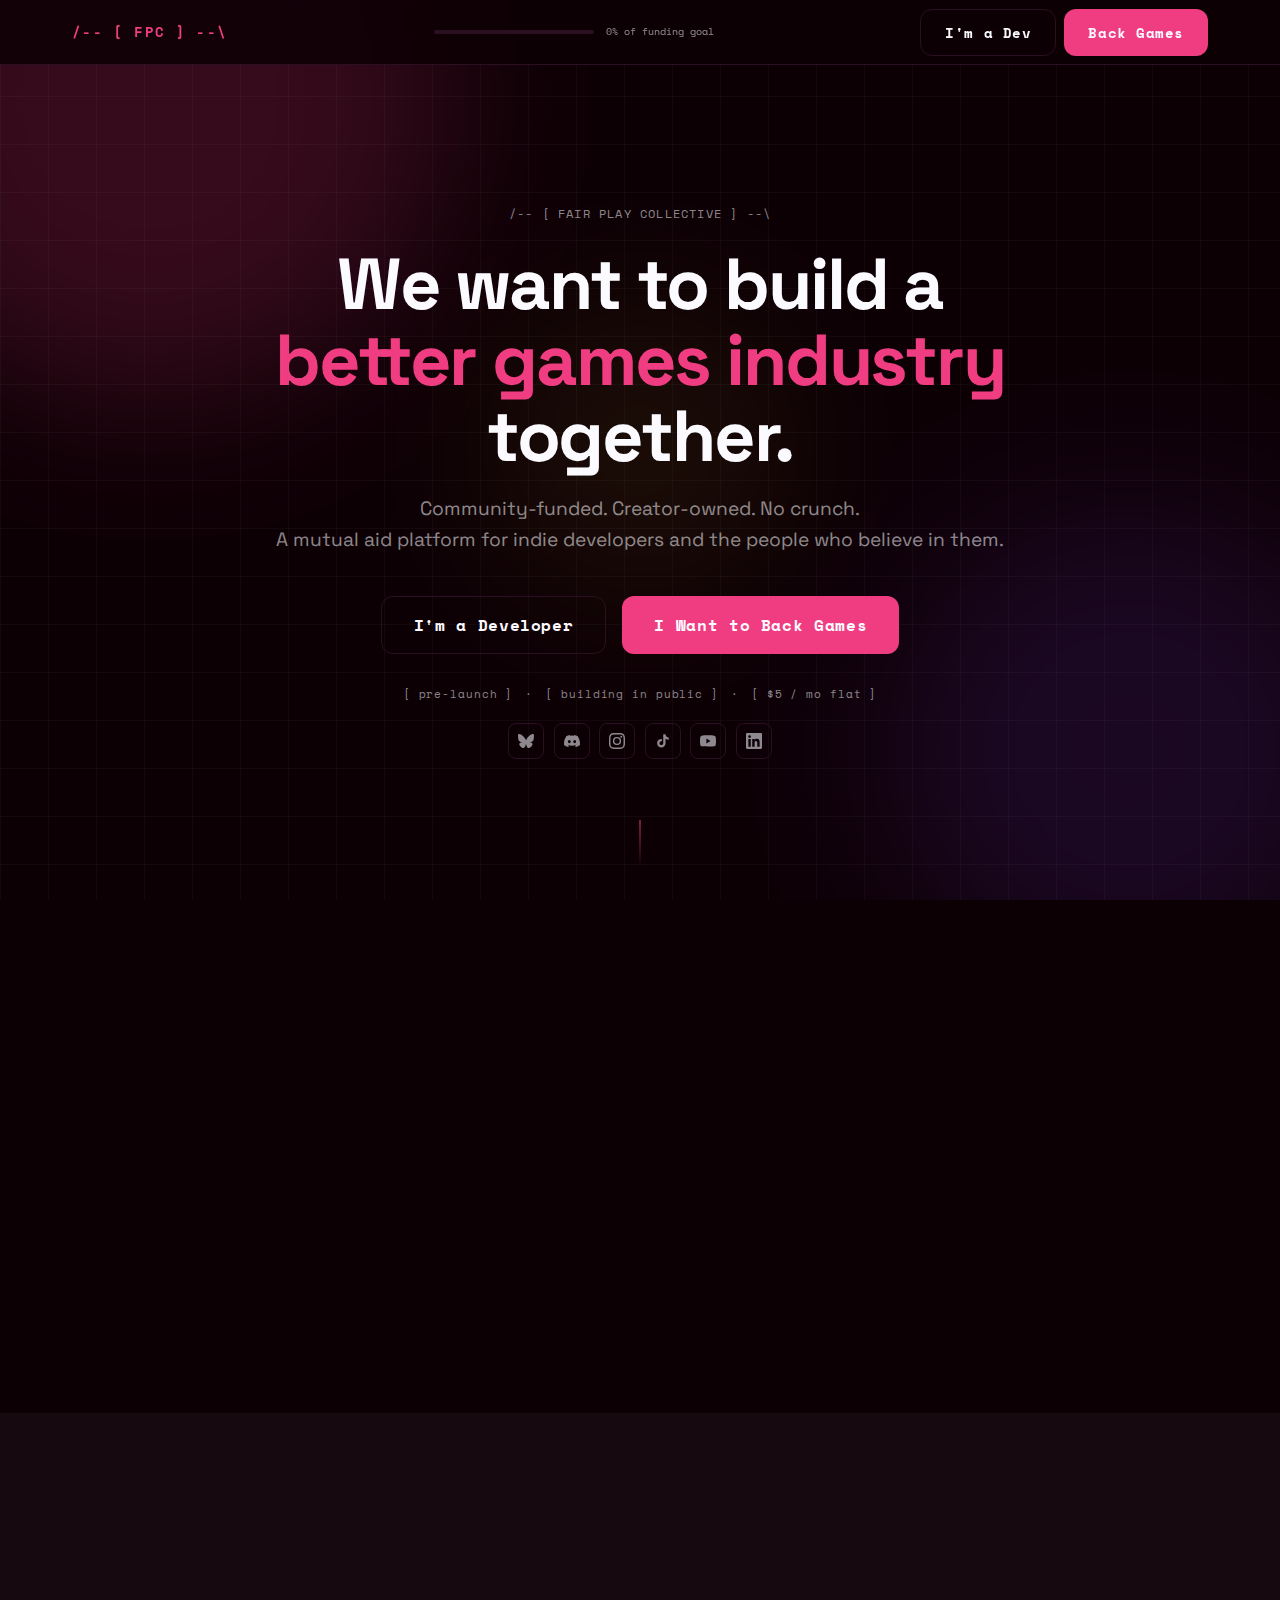
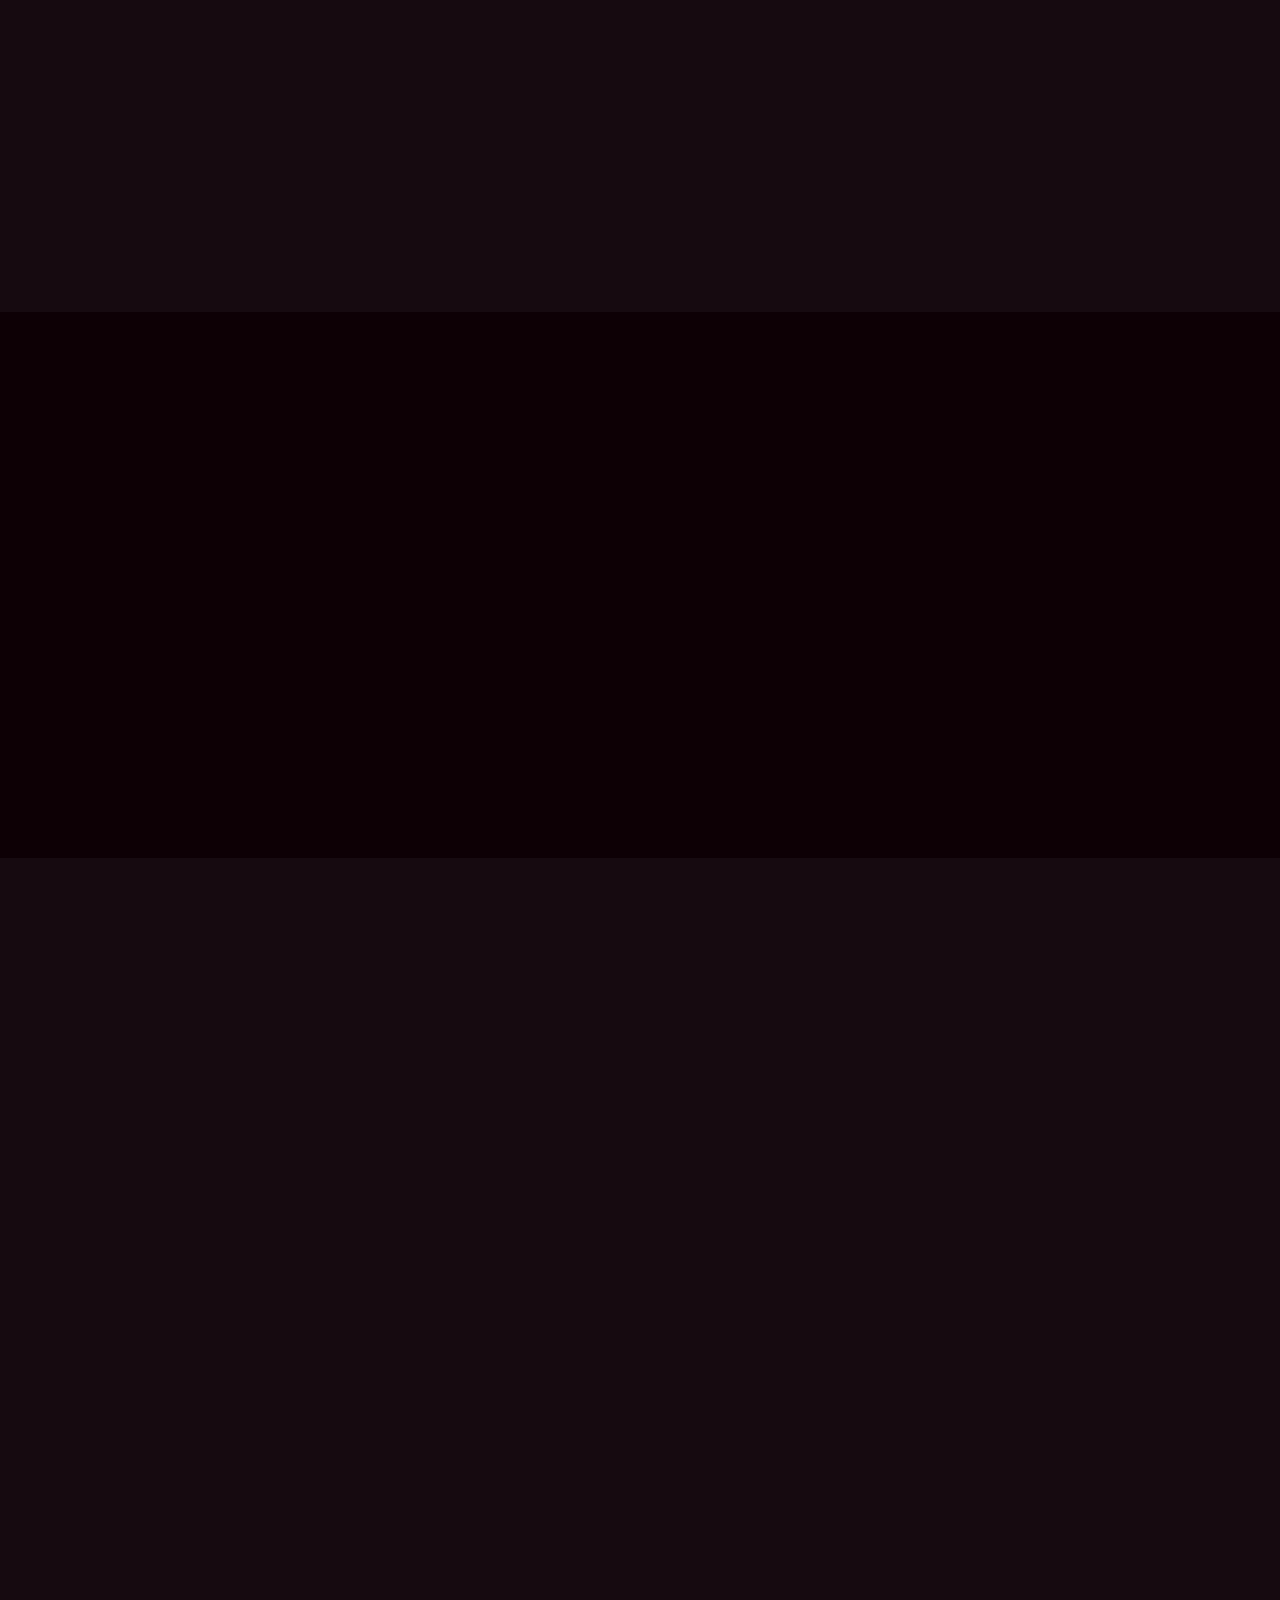
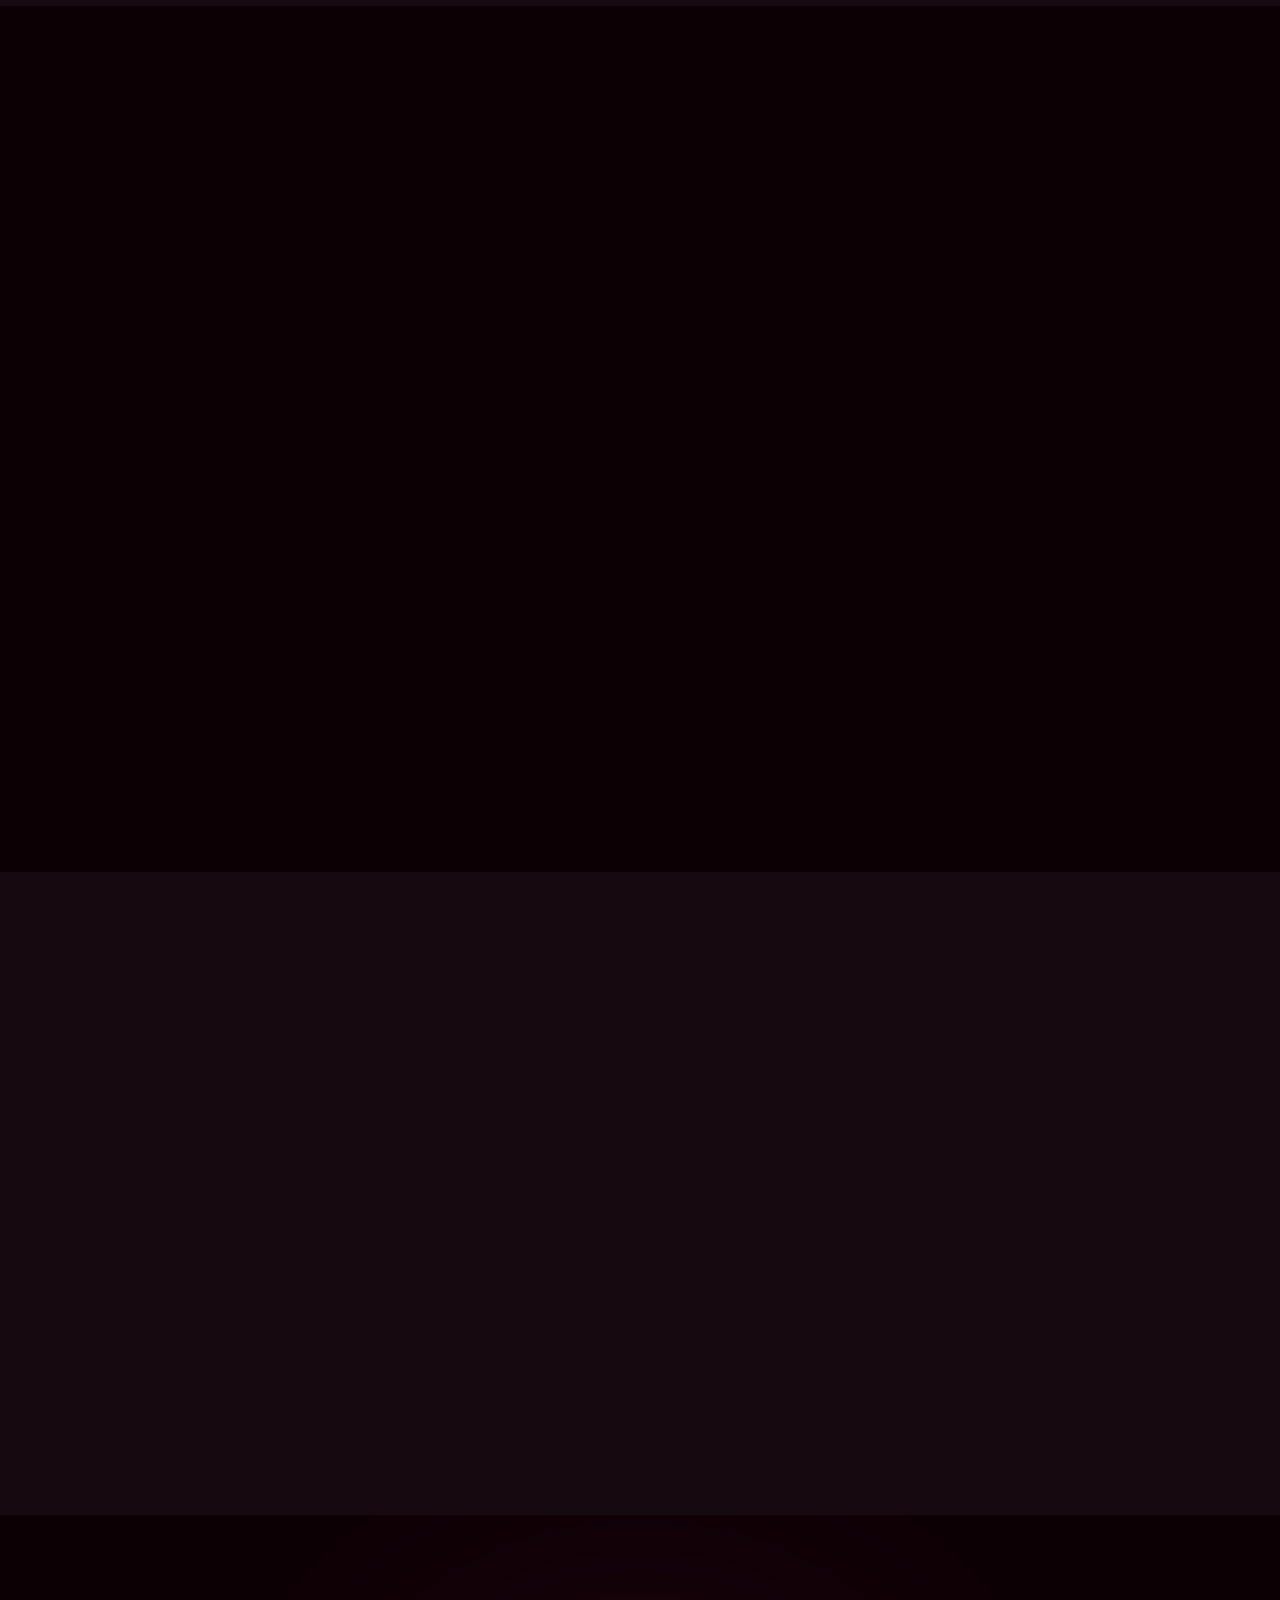
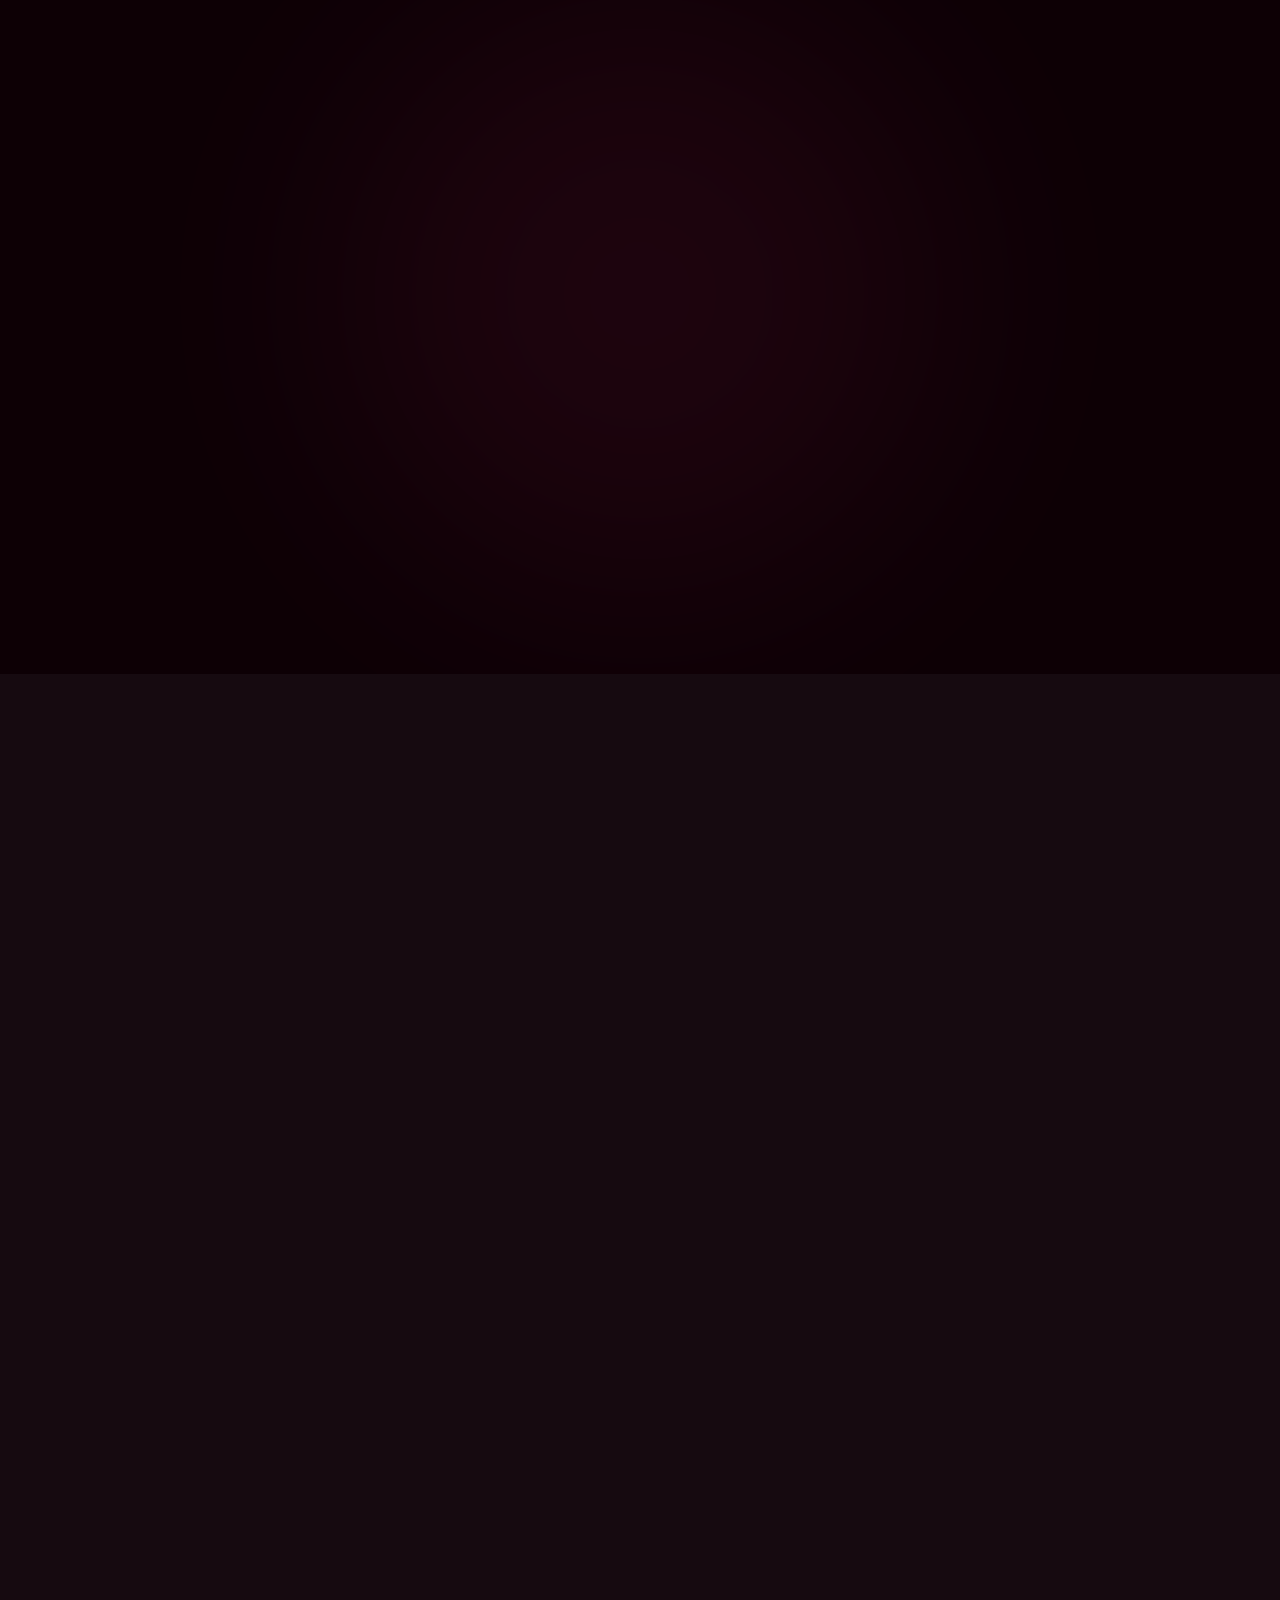
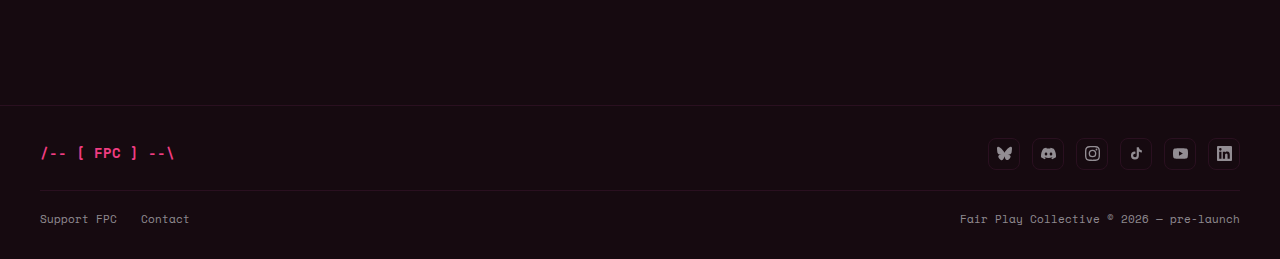
<file: index.html>
<!DOCTYPE html>
<html lang="en">
<head>
  <meta charset="UTF-8" />
  <meta name="viewport" content="width=device-width, initial-scale=1.0" />
  <title>Fair Play Collective — A Better Games Industry, Together</title>
  <meta name="description" content="Community-funded. Creator-owned. No crunch. A mutual aid platform for indie developers and the people who believe in them." />
  <link rel="preconnect" href="https://fonts.googleapis.com" />
  <link rel="preconnect" href="https://fonts.gstatic.com" crossorigin />
  <link href="https://fonts.googleapis.com/css2?family=Space+Grotesk:wght@300;400;500;600;700&family=Space+Mono:ital,wght@0,400;0,700;1,400&display=swap" rel="stylesheet" />
  <style>
    /* ── Reset ── */
    *, *::before, *::after { box-sizing: border-box; margin: 0; padding: 0; }
    html { scroll-behavior: smooth; font-size: 16px; }

    /* ── Tokens ── */
    :root {
      --base:          #0D0005;
      --base-raised:   #160A10;
      --base-border:   #2A1020;
      --pink:          #F03D82;
      --purple:        #5929A6;
      --yellow:        #FFD921;
      --white:         #FAFAFF;
      --pink-dim:      rgba(240, 61, 130, 0.15);
      --purple-dim:    rgba(89, 41, 166, 0.15);
      --yellow-dim:    rgba(255, 217, 33, 0.12);
      --white-muted:   rgba(250, 250, 255, 0.55);
      --white-faint:   rgba(250, 250, 255, 0.08);
      --grad-brand:    linear-gradient(135deg, #F03D82 0%, #5929A6 100%);
      --grad-brand-h:  linear-gradient(90deg, #F03D82 0%, #5929A6 100%);
      --grad-pop:      linear-gradient(135deg, #FFD921 0%, #F03D82 100%);
      --font-display:  'Space Grotesk', sans-serif;
      --font-mono:     'Space Mono', monospace;
      --max-w:         1200px;
      --gutter:        clamp(1rem, 4vw, 2rem);
      --radius-sm:     4px;
      --radius-md:     8px;
      --radius-lg:     12px;
      --radius-xl:     20px;
      --shadow-md:     0 4px 16px rgba(0,0,0,0.5);
      --shadow-lg:     0 8px 32px rgba(0,0,0,0.6);
      --shadow-pink:   0 0 24px rgba(240, 61, 130, 0.35);
      --shadow-yellow: 0 0 24px rgba(255, 217, 33, 0.4);
    }

    /* ── Base ── */
    body {
      background: var(--base);
      color: var(--white);
      font-family: var(--font-display);
      line-height: 1.5;
      overflow-x: hidden;
    }
    a { color: inherit; text-decoration: none; }
    button { font-family: inherit; cursor: pointer; }
    img { max-width: 100%; display: block; }

    /* ── Utility ── */
    .mono { font-family: var(--font-mono); }
    .label {
      font-family: var(--font-mono);
      font-size: 0.75rem;
      letter-spacing: 0.1em;
      color: var(--white-muted);
      margin-bottom: 0.75rem;
    }
    .section-wrap {
      max-width: var(--max-w);
      margin: 0 auto;
      padding: 5rem var(--gutter);
    }
    .section-heading {
      font-size: clamp(1.75rem, 4vw, 2.8rem);
      font-weight: 700;
      letter-spacing: -0.02em;
      line-height: 1.1;
      margin-bottom: 1rem;
    }
    .section-sub {
      color: var(--white-muted);
      font-size: 1.05rem;
      max-width: 600px;
      line-height: 1.6;
      margin-bottom: 3rem;
    }

    /* ── Reveal animations ── */
    .reveal {
      opacity: 0;
      transform: translateY(24px);
      transition: opacity 0.6s cubic-bezier(0.16,1,0.3,1), transform 0.6s cubic-bezier(0.16,1,0.3,1);
    }
    .reveal.visible { opacity: 1; transform: none; }

    /* ── Buttons ── */
    .btn {
      display: inline-flex;
      align-items: center;
      gap: 0.5rem;
      padding: 0.75rem 1.5rem;
      border-radius: var(--radius-lg);
      font-family: var(--font-mono);
      font-size: 0.875rem;
      font-weight: 700;
      letter-spacing: 0.04em;
      border: none;
      transition: transform 0.2s, box-shadow 0.2s, background 0.2s;
      cursor: pointer;
      white-space: nowrap;
    }
    .btn:hover { transform: translateY(-2px); }
    .btn-primary {
      background: var(--pink);
      color: var(--white);
    }
    .btn-primary:hover { box-shadow: var(--shadow-pink); }
    .btn-secondary {
      background: transparent;
      color: var(--white);
      border: 1.5px solid var(--base-border);
    }
    .btn-secondary:hover {
      border-color: var(--pink);
      color: var(--pink);
    }
    .btn-ghost {
      background: transparent;
      color: var(--white-muted);
      border: 1px solid transparent;
      padding: 0.5rem 1rem;
      font-size: 0.8rem;
    }
    .btn-ghost:hover { color: var(--white); border-color: var(--base-border); }
    .btn-lg { padding: 1rem 2rem; font-size: 1rem; }
    .btn-sm { padding: 0.5rem 1rem; font-size: 0.75rem; }

    /* ── Badge ── */
    .badge {
      display: inline-flex;
      align-items: center;
      gap: 0.3rem;
      padding: 0.25rem 0.65rem;
      border-radius: var(--radius-pill, 9999px);
      font-family: var(--font-mono);
      font-size: 0.7rem;
      font-weight: 700;
      letter-spacing: 0.06em;
      border: 1px solid;
    }
    .badge-pink    { color: var(--pink);   border-color: rgba(240,61,130,0.4);   background: var(--pink-dim); }
    .badge-purple  { color: #9B78E8;       border-color: rgba(89,41,166,0.4);    background: var(--purple-dim); }
    .badge-yellow  { color: var(--yellow); border-color: rgba(255,217,33,0.4);   background: var(--yellow-dim); }
    .badge-neutral { color: var(--white-muted); border-color: var(--base-border); background: var(--white-faint); }
    .badge-outline { color: var(--white-muted); border-color: var(--base-border); background: transparent; }

    /* ── Card ── */
    .card {
      background: var(--base-raised);
      border: 1px solid var(--base-border);
      border-radius: var(--radius-lg);
      padding: 1.5rem;
      transition: border-color 0.2s, transform 0.2s;
    }
    .card.hover:hover { transform: translateY(-3px); }
    .card.accent-pink   { border-color: rgba(240,61,130,0.3); }
    .card.accent-purple { border-color: rgba(89,41,166,0.3); }
    .card.accent-yellow { border-color: rgba(255,217,33,0.3); }
    .card.glass {
      background: rgba(22,10,16,0.6);
      backdrop-filter: blur(12px);
    }

    /* ════════════════════════════════════════
       NAV
    ════════════════════════════════════════ */
    #nav {
      position: fixed;
      top: 0;
      width: 100%;
      z-index: 200;
      background: rgba(13, 0, 5, 0.85);
      backdrop-filter: blur(12px);
      border-bottom: 1px solid var(--base-border);
    }
    .nav-inner {
      max-width: var(--max-w);
      margin: 0 auto;
      padding: 0 var(--gutter);
      height: 64px;
      display: flex;
      align-items: center;
      justify-content: space-between;
      gap: 1rem;
    }
    .nav-logo {
      font-family: var(--font-mono);
      font-size: 0.85rem;
      font-weight: 700;
      color: var(--pink);
      letter-spacing: 0.1em;
      white-space: nowrap;
    }
    .nav-funding {
      display: flex;
      align-items: center;
      gap: 0.75rem;
      flex: 1;
      max-width: 280px;
    }
    .nav-funding-bar-wrap {
      flex: 1;
      height: 4px;
      background: var(--base-border);
      border-radius: 2px;
      overflow: hidden;
    }
    .nav-funding-bar-fill {
      height: 100%;
      width:0%;
      background: var(--grad-brand-h);
      border-radius: 2px;
    }
    .nav-funding-label {
      font-family: var(--font-mono);
      font-size: 0.65rem;
      color: var(--white-muted);
      white-space: nowrap;
    }
    .nav-ctas { display: flex; gap: 0.5rem; }
    @media (max-width: 640px) {
      .nav-funding { display: none; }
    }

    /* ════════════════════════════════════════
       HERO
    ════════════════════════════════════════ */
    #hero {
      min-height: 100vh;
      display: flex;
      flex-direction: column;
      align-items: center;
      justify-content: center;
      text-align: center;
      padding: 8rem var(--gutter) 4rem;
      position: relative;
      overflow: hidden;
    }
    .hero-bg {
      position: absolute;
      inset: 0;
      pointer-events: none;
      z-index: 0;
    }
    .bg-blob {
      position: absolute;
      border-radius: 50%;
      filter: blur(80px);
      opacity: 0.18;
    }
    .blob1 { width: 600px; height: 600px; top: -200px; left: -150px; background: var(--pink); }
    .blob2 { width: 500px; height: 500px; bottom: -100px; right: -100px; background: var(--purple); }
    .blob3 { width: 300px; height: 300px; top: 50%; left: 50%; transform: translate(-50%,-50%); background: var(--yellow); opacity: 0.06; }
    .bg-grid {
      position: absolute;
      inset: 0;
      background-image:
        linear-gradient(rgba(250,250,255,0.03) 1px, transparent 1px),
        linear-gradient(90deg, rgba(250,250,255,0.03) 1px, transparent 1px);
      background-size: 48px 48px;
    }
    .hero-inner { position: relative; z-index: 1; max-width: 780px; }
    .hero-ascii {
      font-family: var(--font-mono);
      font-size: 0.75rem;
      color: var(--white-muted);
      letter-spacing: 0.1em;
      margin-bottom: 1.5rem;
    }
    .hero-h1 {
      font-size: clamp(2.4rem, 6vw, 4.5rem);
      font-weight: 700;
      letter-spacing: -0.03em;
      line-height: 1.05;
      margin-bottom: 1.25rem;
    }
    .hero-accent { color: var(--pink); }
    .hero-sub {
      font-size: clamp(1rem, 2vw, 1.2rem);
      color: var(--white-muted);
      line-height: 1.6;
      margin-bottom: 2.5rem;
    }
    .hero-ctas {
      display: flex;
      gap: 1rem;
      justify-content: center;
      flex-wrap: wrap;
      margin-bottom: 2rem;
    }
    .hero-meta {
      font-family: var(--font-mono);
      font-size: 0.7rem;
      color: var(--white-muted);
      letter-spacing: 0.08em;
      display: flex;
      gap: 0.75rem;
      justify-content: center;
      flex-wrap: wrap;
    }
    .scroll-nudge {
      position: absolute;
      bottom: 2rem;
      left: 50%;
      transform: translateX(-50%);
      z-index: 1;
    }
    .scroll-line {
      display: block;
      width: 1px;
      height: 48px;
      background: linear-gradient(to bottom, var(--pink), transparent);
      margin: 0 auto;
      animation: scrollPulse 2s ease-in-out infinite;
    }
    @keyframes scrollPulse {
      0%, 100% { opacity: 0.3; transform: scaleY(1); }
      50%       { opacity: 1;   transform: scaleY(1.2); }
    }

    /* ════════════════════════════════════════
       WHAT WE ARE
    ════════════════════════════════════════ */
    #what-we-are { background: var(--base); }
    .pillars-grid {
      display: grid;
      grid-template-columns: repeat(3, 1fr);
      gap: 1.25rem;
      align-items: stretch;
    }
    .pillars-grid > .reveal { display: flex; }
    .pillars-grid > .reveal > .card { flex: 1; display: flex; flex-direction: column; }
    .pillar-body { margin-top: auto; }
    @media (max-width: 800px) { .pillars-grid { grid-template-columns: 1fr; } }
    .pillar-ascii {
      font-family: var(--font-mono);
      font-size: 1.5rem;
      margin-bottom: 0.75rem;
    }
    .pillar-body { color: var(--white-muted); font-size: 0.95rem; line-height: 1.65; margin-top: 0.5rem; }

    /* ════════════════════════════════════════
       HOW IT WORKS
    ════════════════════════════════════════ */
    #how-it-works { background: var(--base-raised); }
    .steps-grid {
      display: grid;
      grid-template-columns: repeat(4, 1fr);
      gap: 1.5rem;
      align-items: stretch;
    }
    @media (max-width: 900px) { .steps-grid { grid-template-columns: repeat(2, 1fr); } }
    @media (max-width: 480px) { .steps-grid { grid-template-columns: 1fr; } }
    .step-num {
      font-family: var(--font-mono);
      font-size: 2rem;
      font-weight: 700;
      color: var(--pink);
      opacity: 0.4;
      line-height: 1;
      margin-bottom: 0.75rem;
    }
    .step-heading { font-size: 1rem; font-weight: 600; margin-bottom: 0.5rem; }
    .step-body { color: var(--white-muted); font-size: 0.9rem; line-height: 1.6; }

    /* ════════════════════════════════════════
       $5 PROMISE
    ════════════════════════════════════════ */
    #flat-tier { background: var(--base); }
    .tier-inner {
      display: grid;
      grid-template-columns: 1fr 1fr;
      gap: 4rem;
      align-items: center;
    }
    @media (max-width: 720px) { .tier-inner { grid-template-columns: 1fr; gap: 2rem; } }
    .tier-price-display {
      font-family: var(--font-mono);
      font-size: clamp(4rem, 10vw, 7rem);
      font-weight: 700;
      color: var(--pink);
      line-height: 1;
    }
    .tier-interval {
      font-size: clamp(1.5rem, 3vw, 2rem);
      color: var(--white-muted);
      margin-left: 0.25rem;
    }
    .tier-subheading { font-size: 1.1rem; font-weight: 600; margin: 0.75rem 0 1rem; }
    .tier-body { color: var(--white-muted); font-size: 0.95rem; line-height: 1.65; margin-bottom: 1.5rem; }
    .tier-card-label {
      font-family: var(--font-mono);
      font-size: 0.7rem;
      color: var(--white-muted);
      margin-bottom: 1.25rem;
    }
    .perks-list { list-style: none; display: flex; flex-direction: column; gap: 0.65rem; }
    .perk-item {
      display: flex;
      align-items: flex-start;
      gap: 0.6rem;
      font-size: 0.9rem;
      color: var(--white-muted);
    }
    .perk-icon { color: var(--pink); font-family: var(--font-mono); flex-shrink: 0; }
    .tier-card-footer { margin-top: 1.25rem; padding-top: 1rem; border-top: 1px solid var(--base-border); }

    /* ════════════════════════════════════════
       STUDIOS
    ════════════════════════════════════════ */
    #studios { background: var(--base-raised); }
    .studios-grid {
      display: grid;
      grid-template-columns: repeat(3, 1fr);
      gap: 1.25rem;
      align-items: stretch;
    }
    .studios-grid > * { display: flex; }
    .studios-grid > * > .card { flex: 1; display: flex; flex-direction: column; }
    .studio-footer { margin-top: auto; padding-top: 0.75rem; border-top: 1px solid var(--base-border); display: flex; align-items: center; justify-content: space-between; }
    @media (max-width: 900px) { .studios-grid { grid-template-columns: repeat(2, 1fr); } }
    @media (max-width: 540px) { .studios-grid { grid-template-columns: 1fr; } }
    .studio-header { display: flex; align-items: flex-start; gap: 0.75rem; margin-bottom: 0.75rem; }
    .studio-avatar {
      width: 40px; height: 40px;
      background: var(--pink-dim);
      border: 1px solid rgba(240,61,130,0.3);
      border-radius: var(--radius-md);
      display: flex; align-items: center; justify-content: center;
      font-family: var(--font-mono);
      font-size: 0.85rem;
      font-weight: 700;
      color: var(--pink);
      flex-shrink: 0;
    }
    .studio-name { font-size: 0.95rem; font-weight: 600; margin-bottom: 0.25rem; }
    .studio-tags { display: flex; flex-wrap: wrap; gap: 0.3rem; }
    .studio-tagline { color: var(--white-muted); font-size: 0.85rem; line-height: 1.5; margin-bottom: 0.75rem; }
    .studio-game {
      display: flex; align-items: center; gap: 0.5rem;
      font-size: 0.8rem; color: var(--white-muted);
      padding: 0.4rem 0; border-top: 1px solid var(--base-border);
    }
    .studio-game-arrow { color: var(--pink); font-family: var(--font-mono); }
    .studio-game-title { font-weight: 500; color: var(--white); }
    .studio-game-status { font-size: 0.7rem; color: var(--white-muted); text-transform: uppercase; letter-spacing: 0.05em; }

    .studio-location { font-family: var(--font-mono); font-size: 0.7rem; color: var(--white-muted); }
    .studios-footnote {
      margin-top: 2.5rem;
      text-align: center;
      color: var(--white-muted);
      font-size: 0.9rem;
    }
    .studios-footnote .ascii-div {
      display: block;
      font-family: var(--font-mono);
      font-size: 0.75rem;
      margin-bottom: 0.5rem;
      color: var(--pink);
      opacity: 0.6;
    }

    /* ════════════════════════════════════════
       TRANSPARENCY
    ════════════════════════════════════════ */
    #transparency { background: var(--base); }
    .funding-bar-wrap {
      background: var(--base-raised);
      border: 1px solid var(--base-border);
      border-radius: var(--radius-lg);
      padding: 1.5rem 2rem;
    }
    .funding-meta {
      display: flex; align-items: center; justify-content: space-between;
      margin-bottom: 1rem; flex-wrap: wrap; gap: 0.5rem;
    }
    .funding-amount { font-family: var(--font-mono); font-size: 1.2rem; font-weight: 700; color: var(--pink); }
    .funding-date { font-family: var(--font-mono); font-size: 0.7rem; color: var(--white-muted); }
    .funding-track {
      height: 6px; background: var(--base-border);
      border-radius: 3px; overflow: hidden; margin-bottom: 0.5rem;
    }
    .funding-track-fill {
      height: 100%;
      background: var(--grad-brand-h);
      border-radius: 3px;
      transition: width 1s cubic-bezier(0.16,1,0.3,1);
    }
    .funding-expenses { margin-top: 1.5rem; display: flex; flex-direction: column; gap: 0.6rem; }
    .expense-row { display: flex; align-items: center; gap: 0.75rem; }
    .expense-label { flex: 1; font-size: 0.85rem; color: var(--white-muted); }
    .expense-amount { font-family: var(--font-mono); font-size: 0.85rem; font-weight: 700; color: var(--white); }
    .expense-bar-wrap { width: 100px; height: 3px; background: var(--base-border); border-radius: 2px; overflow: hidden; }
    .expense-bar-fill { height: 100%; border-radius: 2px; }
    .funding-savings {
      margin-top: 1.5rem; padding-top: 1.5rem;
      border-top: 1px solid var(--base-border);
    }
    .savings-heading { font-family: var(--font-mono); font-size: 0.75rem; color: var(--white-muted); margin-bottom: 0.5rem; }
    .savings-progress { display: flex; align-items: center; gap: 1rem; }
    .savings-label { font-size: 0.9rem; font-weight: 600; flex: 1; }
    .savings-pct { font-family: var(--font-mono); font-size: 0.8rem; color: var(--yellow); }
    .funding-note {
      margin-top: 1rem;
      font-family: var(--font-mono);
      font-size: 0.7rem;
      color: var(--white-muted);
      opacity: 0.6;
      line-height: 1.5;
    }

    /* ════════════════════════════════════════
       ACHIEVEMENTS TEASER
    ════════════════════════════════════════ */
    #achievements { background: var(--base-raised); }
    .achieve-grid {
      display: grid;
      grid-template-columns: repeat(6, 1fr);
      gap: 1rem;
      align-items: stretch;
    }
    .achieve-grid > .reveal { display: flex; }
    .achieve-grid > .reveal > .card { flex: 1; display: flex; flex-direction: column; }
    @media (max-width: 1000px) { .achieve-grid { grid-template-columns: repeat(3, 1fr); } }
    @media (max-width: 500px)  { .achieve-grid { grid-template-columns: repeat(2, 1fr); } }
    .achieve-card { text-align: center; }
    .achieve-icon {
      font-family: var(--font-mono);
      font-size: 1.5rem;
      margin-bottom: 0.5rem;
    }
    .achieve-label { font-size: 0.85rem; font-weight: 600; margin-bottom: 0.25rem; }
    .achieve-desc { font-size: 0.75rem; color: var(--white-muted); line-height: 1.4; margin-bottom: 0.5rem; }
    .achieve-footer { margin-top: 2rem; text-align: center; }

    /* ════════════════════════════════════════
       JOIN / NEWSLETTER CTA
    ════════════════════════════════════════ */
    #join { background: var(--base); position: relative; overflow: hidden; }
    .join-glow {
      position: absolute;
      width: 600px; height: 600px;
      border-radius: 50%;
      background: var(--pink);
      filter: blur(120px);
      opacity: 0.07;
      top: 50%; left: 50%;
      transform: translate(-50%,-50%);
      pointer-events: none;
    }
    .join-inner { position: relative; z-index: 1; max-width: 700px; margin: 0 auto; text-align: center; }
    .join-heading {
      font-size: clamp(1.8rem, 4vw, 2.8rem);https://discord.gg/2yNQVxDxtu
      font-weight: 700;
      letter-spacing: -0.02em;
      line-height: 1.1;
      margin-bottom: 1rem;
    }
    .join-accent { color: var(--pink); }
    .join-sub { color: var(--white-muted); font-size: 1rem; line-height: 1.6; margin-bottom: 2rem; }
    .newsletter-wrap {
      background: var(--base-raised);
      border: 1px solid var(--base-border);
      border-radius: var(--radius-lg);
      overflow: hidden;
      margin-bottom: 2.5rem;
    }
    .join-split-divider {
      font-family: var(--font-mono);
      font-size: 0.7rem;
      color: var(--white-muted);
      margin: 1rem 0;
    }
    .join-cards {
      display: grid;
      grid-template-columns: 1fr 1fr;
      gap: 1.25rem;
      text-align: left;
      align-items: stretch;
    }
    .join-cards > .card { display: flex; flex-direction: column; }
    .join-card-body { flex: 1; }
    @media (max-width: 600px) { .join-cards { grid-template-columns: 1fr; } }
    .join-card-ascii {
      font-family: var(--font-mono);
      font-size: 1.2rem;
      font-weight: 700;
      margin-bottom: 0.5rem;
    }
    .join-card-heading { font-size: 1.05rem; font-weight: 600; margin-bottom: 0.4rem; }
    .join-card-body { color: var(--white-muted); font-size: 0.875rem; line-height: 1.55; margin-bottom: 1rem; }

    /* ════════════════════════════════════════
       PAYMENT SECTION
    ════════════════════════════════════════ */
    #payment { background: var(--base-raised); }
    .payment-inner {
      max-width: 760px;
      margin: 0 auto;
      text-align: center;
    }
    .payment-options {
      display: grid;
      grid-template-columns: 1fr 1fr;
      gap: 1.25rem;
      margin-top: 2.5rem;
      align-items: stretch;
    }
    @media (max-width: 600px) { .payment-options { grid-template-columns: 1fr; } }
    .payment-card {
      background: var(--base);
      border: 1px solid var(--base-border);
      border-radius: var(--radius-xl);
      padding: 2rem 1.75rem;
      display: flex;
      flex-direction: column;
      text-align: left;
      transition: border-color 0.2s, transform 0.2s;
      position: relative;
      overflow: hidden;
    }
    .payment-card:hover { transform: translateY(-3px); }
    .payment-card.featured {
      border-color: rgba(240,61,130,0.5);
      background: linear-gradient(160deg, rgba(240,61,130,0.08) 0%, var(--base) 60%);
    }
    .payment-featured-tag {
      position: absolute;
      top: 0; right: 0;
      background: var(--pink);
      color: var(--white);
      font-family: var(--font-mono);
      font-size: 0.65rem;
      font-weight: 700;
      letter-spacing: 0.08em;
      padding: 0.3rem 0.75rem;
      border-bottom-left-radius: var(--radius-md);
    }
    .payment-card-ascii {
      font-family: var(--font-mono);
      font-size: 1.1rem;
      margin-bottom: 0.75rem;
    }
    .payment-card-label { font-family: var(--font-mono); font-size: 0.7rem; color: var(--white-muted); margin-bottom: 0.5rem; letter-spacing: 0.08em; }
    .payment-price {
      display: flex;
      align-items: baseline;
      gap: 0.2rem;
      margin-bottom: 0.25rem;
    }
    .payment-price-num { font-family: var(--font-mono); font-size: 2.5rem; font-weight: 700; color: var(--pink); line-height: 1; }
    .payment-price-suffix { font-family: var(--font-mono); font-size: 0.85rem; color: var(--white-muted); }
    .payment-desc { color: var(--white-muted); font-size: 0.875rem; line-height: 1.6; margin: 0.75rem 0 1.25rem; flex: 1; }
    .payment-perks { list-style: none; display: flex; flex-direction: column; gap: 0.4rem; margin-bottom: 1.5rem; }
    .payment-perk { display: flex; gap: 0.5rem; font-size: 0.82rem; color: var(--white-muted); }
    .payment-perk-check { color: var(--pink); font-family: var(--font-mono); flex-shrink: 0; }
    .payment-btn-wrap { margin-top: auto; }
    .payment-note {
      margin-top: 1.5rem;
      font-family: var(--font-mono);
      font-size: 0.7rem;
      color: var(--white-muted);
      opacity: 0.6;
      line-height: 1.6;
    }
    .stripe-badge {
      display: inline-flex;
      align-items: center;
      gap: 0.35rem;
      font-family: var(--font-mono);
      font-size: 0.65rem;
      color: var(--white-muted);
      opacity: 0.5;
      margin-top: 0.5rem;
    }

    /* ════════════════════════════════════════
       SOCIAL LINKS
    ════════════════════════════════════════ */
    .socials {
      display: flex;
      align-items: center;
      gap: 0.75rem;
      flex-wrap: wrap;
    }
    .social-link {
      display: flex;
      align-items: center;
      justify-content: center;
      width: 32px;
      height: 32px;
      border: 1px solid var(--base-border);
      border-radius: var(--radius-md);
      color: var(--white-muted);
      transition: color 0.2s, border-color 0.2s, transform 0.2s;
    }
    .social-link:hover {
      color: var(--pink);
      border-color: rgba(240,61,130,0.4);
      transform: translateY(-2px);
    }
    .social-link svg {
      width: 15px;
      height: 15px;
      fill: currentColor;
    }
    /* hero variant — slightly larger */
    .socials.hero-socials { justify-content: center; gap: 0.6rem; }
    .socials.hero-socials .social-link { width: 36px; height: 36px; }
    .socials.hero-socials .social-link svg { width: 16px; height: 16px; }

    /* ════════════════════════════════════════
       FOOTER
    ════════════════════════════════════════ */
    footer {
      background: var(--base-raised);
      border-top: 1px solid var(--base-border);
      padding: 2rem var(--gutter);
    }
    .footer-inner {
      max-width: var(--max-w);
      margin: 0 auto;
      display: flex;
      flex-direction: column;
      gap: 1.25rem;
    }
    .footer-top {
      display: flex;
      align-items: center;
      justify-content: space-between;
      flex-wrap: wrap;
      gap: 1rem;
    }
    .footer-bottom {
      display: flex;
      align-items: center;
      justify-content: space-between;
      flex-wrap: wrap;
      gap: 0.75rem;
      padding-top: 1.25rem;
      border-top: 1px solid var(--base-border);
    }
    .footer-logo {
      font-family: var(--font-mono);
      font-size: 0.85rem;
      font-weight: 700;
      color: var(--pink);
    }
    .footer-copy {
      font-family: var(--font-mono);
      font-size: 0.7rem;
      color: var(--white-muted);
    }
    .footer-links { display: flex; gap: 1.5rem; }
    .footer-links a {
      font-family: var(--font-mono);
      font-size: 0.7rem;
      color: var(--white-muted);
      transition: color 0.2s;
    }
    .footer-links a:hover { color: var(--pink); }

    /* ════════════════════════════════════════
       MODALS (shared)
    ════════════════════════════════════════ */
    .modal-overlay {
      display: none;
      position: fixed;
      inset: 0;
      z-index: 300;
      background: rgba(0,0,0,0.8);
      backdrop-filter: blur(8px);
      overflow-y: auto;
      padding: 2rem var(--gutter);
      animation: fadeIn 0.25s ease;
    }
    .modal-overlay.open { display: block; }
    @keyframes fadeIn { from { opacity: 0; } to { opacity: 1; } }

    .modal-dialog {
      max-width: 820px;
      margin: 0 auto;
      background: var(--base-raised);
      border: 1px solid var(--base-border);
      border-radius: var(--radius-xl);
      overflow: hidden;
      animation: slideUp 0.35s cubic-bezier(0.16,1,0.3,1);
      position: relative;
    }
    @keyframes slideUp {
      from { opacity: 0; transform: translateY(40px); }
      to   { opacity: 1; transform: translateY(0); }
    }
    .modal-header {
      display: flex;
      align-items: center;
      justify-content: space-between;
      padding: 1.5rem 2rem;
      border-bottom: 1px solid var(--base-border);
      position: sticky;
      top: 0;
      background: var(--base-raised);
      z-index: 1;
    }
    .modal-header-left { display: flex; flex-direction: column; gap: 0.25rem; }
    .modal-title { font-size: 1.25rem; font-weight: 700; }
    .modal-close {
      background: none; border: none;
      font-family: var(--font-mono); font-size: 1.2rem;
      color: var(--white-muted); cursor: pointer;
      padding: 0.25rem 0.5rem;
      transition: color 0.2s;
      line-height: 1;
    }
    .modal-close:hover { color: var(--pink); }
    .modal-body { padding: 2rem; }

    /* ── Modal section separators ── */
    .modal-section { margin-bottom: 3rem; }
    .modal-section:last-child { margin-bottom: 0; }
    .modal-section-label {
      font-family: var(--font-mono);
      font-size: 0.7rem;
      letter-spacing: 0.1em;
      color: var(--white-muted);
      margin-bottom: 0.5rem;
    }
    .modal-section-heading {
      font-size: 1.5rem;
      font-weight: 700;
      letter-spacing: -0.02em;
      margin-bottom: 0.5rem;
    }
    .modal-section-sub {
      color: var(--white-muted);
      font-size: 0.9rem;
      line-height: 1.6;
      margin-bottom: 1.5rem;
    }

    /* ── Compare cards (consumer modal) ── */
    .compare-card { margin-bottom: 1rem; }
    .compare-header { display: flex; align-items: center; gap: 0.75rem; margin-bottom: 0.75rem; }
    .compare-ascii {
      font-family: var(--font-mono);
      font-size: 1.1rem;
      font-weight: 700;
      width: 2.5rem;
      text-align: center;
    }
    .compare-platform { font-size: 0.75rem; color: var(--white-muted); font-family: var(--font-mono); margin-top: 0.15rem; }
    .compare-row {
      display: grid;
      grid-template-columns: 1fr auto 1fr;
      gap: 0.75rem;
      align-items: start;
      font-size: 0.85rem;
      line-height: 1.55;
    }
    @media (max-width: 600px) {
      .compare-row { grid-template-columns: 1fr; }
      .compare-divider { display: none; }
    }
    .compare-col-label {
      font-family: var(--font-mono);
      font-size: 0.65rem;
      color: var(--white-muted);
      margin-bottom: 0.3rem;
    }
    .compare-col-label.fpc { color: var(--pink); }
    .compare-muted { color: var(--white-muted); }
    .compare-divider { font-family: var(--font-mono); color: var(--base-border); font-size: 1rem; padding-top: 1.2rem; }

    /* ── Three doors ── */
    .doors-grid {
      display: grid;
      grid-template-columns: repeat(3, 1fr);
      gap: 1rem;
      align-items: stretch;
    }
    .doors-grid > .card { display: flex; flex-direction: column; }
    .door-body { flex: 1; }
    @media (max-width: 700px) { .doors-grid { grid-template-columns: 1fr; } }
    .door-ascii {
      font-family: var(--font-mono);
      font-size: 1.1rem;
      font-weight: 700;
      margin-bottom: 0.5rem;
    }
    .door-heading { font-size: 1rem; font-weight: 600; margin-bottom: 0.5rem; }
    .door-body { color: var(--white-muted); font-size: 0.83rem; line-height: 1.6; margin-bottom: 0.75rem; }
    .door-tag { font-family: var(--font-mono); font-size: 0.65rem; color: var(--white-muted); opacity: 0.6; }

    /* ── Benefits grid ── */
    .benefits-grid {
      display: grid;
      grid-template-columns: repeat(4, 1fr);
      gap: 0.9rem;
      align-items: stretch;
    }
    .benefits-grid > .card { display: flex; flex-direction: column; }
    .benefit-body { margin-top: auto; }
    @media (max-width: 800px) { .benefits-grid { grid-template-columns: repeat(2, 1fr); } }
    @media (max-width: 480px) { .benefits-grid { grid-template-columns: 1fr; } }
    .benefit-icon { font-family: var(--font-mono); font-size: 1.1rem; margin-bottom: 0.4rem; color: var(--pink); }
    .benefit-label { font-size: 0.85rem; font-weight: 600; margin-bottom: 0.3rem; }
    .benefit-body { color: var(--white-muted); font-size: 0.78rem; line-height: 1.5; }

    /* ── Full achievements grid ── */
    .achieve-full-grid {
      display: grid;
      grid-template-columns: repeat(4, 1fr);
      gap: 0.9rem;
      align-items: stretch;
    }
    .achieve-full-grid > .card { display: flex; flex-direction: column; }
    @media (max-width: 800px) { .achieve-full-grid { grid-template-columns: repeat(2, 1fr); } }

    /* ── Day Zero callout ── */
    .day-zero-callout {
      position: relative;
      background: linear-gradient(135deg, rgba(255,217,33,0.08), rgba(240,61,130,0.08));
      border: 1px solid rgba(255,217,33,0.3);
      border-radius: var(--radius-xl);
      padding: 2rem;
      margin-bottom: 2rem;
      overflow: hidden;
    }
    .day-zero-glow {
      position: absolute;
      inset: 0;
      background: radial-gradient(circle at 30% 50%, rgba(255,217,33,0.12), transparent 60%);
      pointer-events: none;
    }
    .day-zero-inner { position: relative; z-index: 1; display: flex; gap: 1.5rem; align-items: flex-start; }
    .day-zero-ascii {
      font-family: var(--font-mono);
      font-size: 2.5rem;
      font-weight: 700;
      color: var(--yellow);
      line-height: 1;
      flex-shrink: 0;
    }
    .day-zero-top { display: flex; align-items: center; gap: 0.5rem; flex-wrap: wrap; margin-bottom: 0.5rem; }
    .day-zero-label { font-size: 1.1rem; font-weight: 700; }
    .day-zero-desc { color: var(--white-muted); font-size: 0.875rem; line-height: 1.6; margin-bottom: 0.75rem; }
    .physical-tag { font-family: var(--font-mono); font-size: 0.65rem; color: var(--yellow); opacity: 0.7; display: block; margin-bottom: 0.3rem; }
    .physical-note { font-family: var(--font-mono); font-size: 0.75rem; color: var(--white-muted); line-height: 1.55; }
    @media (max-width: 500px) { .day-zero-inner { flex-direction: column; } }

    /* ── $5 question (consumer modal) ── */
    .five-question-inner {
      max-width: 560px;
      margin: 0 auto;
      text-align: center;
    }
    .five-heading {
      font-size: clamp(1.4rem, 3vw, 2rem);
      font-weight: 700;
      letter-spacing: -0.02em;
      line-height: 1.15;
      margin-bottom: 1rem;
    }
    .five-accent { color: var(--pink); }
    .five-divider { font-family: var(--font-mono); font-size: 0.75rem; color: var(--white-muted); opacity: 0.4; margin: 0.75rem 0; }
    .five-body { color: var(--white-muted); font-size: 0.9rem; line-height: 1.65; margin-bottom: 0.75rem; }

    /* ── Pledge section ── */
    .pledge-inner {
      display: grid;
      grid-template-columns: 1fr 1fr;
      gap: 2.5rem;
      align-items: start;
    }
    @media (max-width: 680px) { .pledge-inner { grid-template-columns: 1fr; } }
    .pledge-heading { font-size: 1.4rem; font-weight: 700; letter-spacing: -0.02em; line-height: 1.15; margin-bottom: 0.75rem; }
    .pledge-accent { color: var(--yellow); }
    .pledge-body { color: var(--white-muted); font-size: 0.875rem; line-height: 1.65; margin-bottom: 0.75rem; }
    .pledge-caveat {
      font-family: var(--font-mono);
      font-size: 0.7rem;
      color: var(--white-muted);
      opacity: 0.6;
      line-height: 1.55;
      margin-bottom: 1.25rem;
    }
    .pledge-ctas { display: flex; flex-direction: column; gap: 0.65rem; }
    .pledge-card-label {
      font-family: var(--font-mono);
      font-size: 0.65rem;
      color: var(--white-muted);
      margin-bottom: 1rem;
    }
    .pledge-badge-display {
      position: relative;
      width: 80px; height: 80px;
      margin: 0 auto 1.5rem;
      display: flex; align-items: center; justify-content: center;
    }
    .pledge-badge-ascii {
      font-family: var(--font-mono);
      font-size: 2rem;
      font-weight: 700;
      color: var(--yellow);
      position: relative; z-index: 1;
    }
    .pledge-badge-glow {
      position: absolute; inset: -10px;
      background: radial-gradient(circle, rgba(255,217,33,0.25), transparent 70%);
      border-radius: 50%;
    }
    .pledge-counter { display: flex; align-items: baseline; gap: 0.4rem; margin-bottom: 0.5rem; }
    .pledge-counter-num { font-family: var(--font-mono); font-size: 1.8rem; font-weight: 700; color: var(--yellow); }
    .pledge-counter-of { font-family: var(--font-mono); font-size: 0.75rem; color: var(--white-muted); }
    .pledge-bar { height: 4px; background: var(--base-border); border-radius: 2px; overflow: hidden; margin-bottom: 0.3rem; }
    .pledge-bar-fill { height: 100%; background: var(--grad-pop); border-radius: 2px; }
    .pledge-bar-label { font-family: var(--font-mono); font-size: 0.65rem; color: var(--white-muted); margin-bottom: 1rem; }
    .pledge-includes-label { font-family: var(--font-mono); font-size: 0.65rem; color: var(--white-muted); margin-bottom: 0.5rem; }
    .pledge-list { list-style: none; display: flex; flex-direction: column; gap: 0.4rem; }
    .pledge-list li { display: flex; gap: 0.5rem; font-size: 0.82rem; color: var(--white-muted); }
    .pledge-check { color: var(--yellow); font-family: var(--font-mono); flex-shrink: 0; }

    /* ════════════════════════════════════════
       SURVEY (shared for both modals)
    ════════════════════════════════════════ */
    .survey-card {
      background: var(--base);
      border: 1px solid var(--base-border);
      border-radius: var(--radius-xl);
      padding: 2rem;
    }
    .survey-progress { margin-bottom: 1.5rem; }
    .survey-progress-bar {
      height: 3px;
      background: var(--base-border);
      border-radius: 2px;
      overflow: hidden;
      margin-bottom: 0.4rem;
    }
    .survey-progress-fill {
      height: 100%;
      background: var(--grad-brand-h);
      border-radius: 2px;
      transition: width 0.4s cubic-bezier(0.16,1,0.3,1);
    }
    .survey-progress-label { font-family: var(--font-mono); font-size: 0.7rem; color: var(--white-muted); }
    .survey-q-text { font-size: 1rem; font-weight: 600; line-height: 1.5; margin-bottom: 0.25rem; }
    .survey-q-sub { font-size: 0.83rem; color: var(--white-muted); line-height: 1.5; margin-bottom: 1rem; }
    .survey-answers { display: flex; flex-direction: column; gap: 0.5rem; margin: 1rem 0 1.5rem; }
    .survey-option {
      display: flex; align-items: center; gap: 0.65rem;
      padding: 0.75rem 1rem;
      background: var(--base-raised);
      border: 1px solid var(--base-border);
      border-radius: var(--radius-md);
      color: var(--white);
      font-family: var(--font-display);
      font-size: 0.875rem;
      text-align: left;
      cursor: pointer;
      transition: border-color 0.15s, background 0.15s;
    }
    .survey-option:hover { border-color: var(--pink); background: var(--pink-dim); }
    .survey-option.selected { border-color: var(--pink); background: var(--pink-dim); }
    .survey-option-check { font-family: var(--font-mono); font-size: 0.75rem; color: var(--pink); flex-shrink: 0; }
    .survey-email-wrap { display: flex; flex-direction: column; gap: 0.4rem; }
    .survey-email-input {
      background: var(--base-raised);
      border: 1px solid var(--base-border);
      border-radius: var(--radius-md);
      color: var(--white);
      font-family: var(--font-display);
      font-size: 0.9rem;
      padding: 0.75rem 1rem;
      outline: none;
      transition: border-color 0.15s;
    }
    .survey-email-input:focus { border-color: var(--pink); }
    .survey-email-input::placeholder { color: var(--white-muted); }
    .survey-optional { font-family: var(--font-mono); font-size: 0.7rem; color: var(--white-muted); }
    .survey-nav { display: flex; align-items: center; justify-content: space-between; }
    .survey-back {
      background: none; border: none;
      font-family: var(--font-mono); font-size: 0.8rem;
      color: var(--white-muted); cursor: pointer;
      padding: 0.5rem;
      transition: color 0.15s;
    }
    .survey-back:hover { color: var(--white); }
    .survey-thanks { text-align: center; padding: 2rem 0; }
    .thanks-badge { font-family: var(--font-mono); font-size: 3rem; margin-bottom: 0.75rem; }
    .thanks-heading { font-size: 1.5rem; font-weight: 700; margin-bottom: 0.5rem; }
    .thanks-sub { color: var(--white-muted); font-size: 0.9rem; line-height: 1.6; margin-bottom: 1.5rem; }
    .thanks-next-label { font-family: var(--font-mono); font-size: 0.7rem; color: var(--white-muted); margin-bottom: 0.75rem; }
    .thanks-ctas { display: flex; flex-wrap: wrap; gap: 0.75rem; justify-content: center; }

    /* ── Dev modal specific ── */
    .dev-offer-grid {
      display: grid;
      grid-template-columns: repeat(3, 1fr);
      gap: 1rem;
      align-items: stretch;
    }
    .dev-offer-grid > .card { display: flex; flex-direction: column; }
    @media (max-width: 700px) { .dev-offer-grid { grid-template-columns: 1fr; } }
    .dev-offer-icon { font-family: var(--font-mono); font-size: 1.1rem; margin-bottom: 0.4rem; color: var(--purple); color: #9B78E8; }
    .dev-offer-heading { font-size: 0.9rem; font-weight: 600; margin-bottom: 0.3rem; }
    .dev-offer-body { color: var(--white-muted); font-size: 0.8rem; line-height: 1.55; }

    .dev-expectations {
      display: flex;
      flex-direction: column;
      gap: 0.5rem;
    }
    .dev-exp-row {
      display: flex;
      align-items: flex-start;
      gap: 0.65rem;
      padding: 0.75rem;
      background: var(--white-faint);
      border-radius: var(--radius-md);
      border: 1px solid var(--base-border);
      font-size: 0.875rem;
    }
    .dev-exp-icon { font-family: var(--font-mono); color: #9B78E8; flex-shrink: 0; }
    .dev-exp-label { font-weight: 600; }
    .dev-exp-body { color: var(--white-muted); font-size: 0.82rem; margin-top: 0.1rem; }

    /* ════════════════════════════════════════
       MISC HELPERS
    ════════════════════════════════════════ */
    .mt-1 { margin-top: 0.5rem; }
    .mt-2 { margin-top: 1rem; }
    .mt-3 { margin-top: 1.5rem; }
    .flex-wrap-gap { display: flex; flex-wrap: wrap; gap: 0.5rem; }
    hr.section-rule {
      border: none;
      border-top: 1px solid var(--base-border);
      margin: 2rem 0;
    }

    /* ── Focus ring ── */
    :focus-visible { outline: 2px solid var(--pink); outline-offset: 3px; }
    @media (prefers-reduced-motion: reduce) {
      *, *::before, *::after { animation-duration: 0.01ms !important; transition-duration: 0.01ms !important; }
    }
  </style>
  <script async src="https://subscribe-forms.beehiiv.com/embed.js"></script>
</head>
<body>

<!-- ════════ NAV ════════ -->
<header id="nav">
  <div class="nav-inner">
    <div class="nav-logo">/-- [ FPC ] --\</div>

    <div class="nav-funding" aria-label="Funding progress: 0% of funding goal">
      <div class="nav-funding-bar-wrap">
        <div class="nav-funding-bar-fill"></div>
      </div>
      <span class="nav-funding-label">0% of funding goal</span>
    </div>

    <div class="nav-ctas">
      <button class="btn btn-secondary" onclick="openModal('devModal')">I'm a Dev</button>
      <button class="btn btn-primary" onclick="openModal('consumerModal')">Back Games</button>
    </div>
  </div>
</header>

<!-- ════════ HERO ════════ -->
<section id="hero">
  <div class="hero-bg" aria-hidden="true">
    <div class="bg-blob blob1"></div>
    <div class="bg-blob blob2"></div>
    <div class="bg-blob blob3"></div>
    <div class="bg-grid"></div>
  </div>

  <div class="hero-inner">
    <div class="hero-ascii" aria-hidden="true">/-- [ FAIR PLAY COLLECTIVE ] --\</div>

    <h1 class="hero-h1">
      We want to build a<br>
      <span class="hero-accent">better games industry</span><br>
      together.
    </h1>

    <p class="hero-sub">
      Community-funded. Creator-owned. No crunch.<br>
      A mutual aid platform for indie developers and the people who believe in them.
    </p>

    <div class="hero-ctas">
      <button class="btn btn-secondary btn-lg" onclick="openModal('devModal')">I'm a Developer</button>
      <button class="btn btn-primary btn-lg" onclick="openModal('consumerModal')">I Want to Back Games</button>
    </div>

    <div class="hero-meta" aria-hidden="true">
      <span>[ pre-launch ]</span>
      <span>·</span>
      <span>[ building in public ]</span>
      <span>·</span>
      <span>[ $5 / mo flat ]</span>
    </div>

    <div class="socials hero-socials" style="margin-top:1.25rem">
      <a href="https://bsky.app/profile/fairplaycollective.org" class="social-link" target="_blank" rel="noopener" aria-label="Bluesky">
        <svg viewBox="0 0 24 24"><path d="M12 10.8c-1.087-2.114-4.046-6.053-6.798-7.995C2.566.944 1.561 1.266.902 1.565.139 1.908 0 3.08 0 3.768c0 .69.378 5.65.624 6.479.815 2.736 3.713 3.66 6.383 3.364.136-.02.275-.039.415-.056-.138.022-.276.04-.415.056-3.912.58-7.387 2.005-2.83 7.078 5.013 5.19 6.87-1.113 7.823-4.308.953 3.195 2.05 9.271 7.733 4.308 4.267-4.308 1.172-6.498-2.74-7.078a8.741 8.741 0 0 1-.415-.056c.14.017.279.036.415.056 2.67.297 5.568-.628 6.383-3.364.246-.828.624-5.79.624-6.478 0-.69-.139-1.861-.902-2.206-.659-.298-1.664-.62-4.3 1.24C16.046 4.748 13.087 8.687 12 10.8Z"/></svg>
      </a>
      <a href="https://discord.gg/2yNQVxDxtu" class="social-link" target="_blank" rel="noopener" aria-label="Discord">
        <svg viewBox="0 0 24 24"><path d="M20.317 4.37a19.791 19.791 0 0 0-4.885-1.515.074.074 0 0 0-.079.037c-.21.375-.444.864-.608 1.25a18.27 18.27 0 0 0-5.487 0 12.64 12.64 0 0 0-.617-1.25.077.077 0 0 0-.079-.037A19.736 19.736 0 0 0 3.677 4.37a.07.07 0 0 0-.032.027C.533 9.046-.32 13.58.099 18.057.1 18.08.114 18.1.134 18.11a19.9 19.9 0 0 0 5.993 3.03.078.078 0 0 0 .084-.028 14.09 14.09 0 0 0 1.226-1.994.076.076 0 0 0-.041-.106 13.107 13.107 0 0 1-1.872-.892.077.077 0 0 1-.008-.128 10.2 10.2 0 0 0 .372-.292.074.074 0 0 1 .077-.01c3.928 1.793 8.18 1.793 12.062 0a.074.074 0 0 1 .078.01c.12.098.246.198.373.292a.077.077 0 0 1-.006.127 12.299 12.299 0 0 1-1.873.892.077.077 0 0 0-.041.107c.36.698.772 1.362 1.225 1.993a.076.076 0 0 0 .084.028 19.839 19.839 0 0 0 6.002-3.03.077.077 0 0 0 .032-.054c.5-5.177-.838-9.674-3.549-13.66a.061.061 0 0 0-.031-.03zM8.02 15.33c-1.183 0-2.157-1.085-2.157-2.419 0-1.333.956-2.419 2.157-2.419 1.21 0 2.176 1.096 2.157 2.42 0 1.333-.956 2.418-2.157 2.418zm7.975 0c-1.183 0-2.157-1.085-2.157-2.419 0-1.333.955-2.419 2.157-2.419 1.21 0 2.176 1.096 2.157 2.42 0 1.333-.946 2.418-2.157 2.418Z"/></svg>
      </a>
      <a href="https://www.instagram.com/fairplay_collective/" class="social-link" target="_blank" rel="noopener" aria-label="Instagram">
        <svg viewBox="0 0 24 24"><path d="M12 2.163c3.204 0 3.584.012 4.85.07 3.252.148 4.771 1.691 4.919 4.919.058 1.265.069 1.645.069 4.849 0 3.205-.012 3.584-.069 4.849-.149 3.225-1.664 4.771-4.919 4.919-1.266.058-1.644.07-4.85.07-3.204 0-3.584-.012-4.849-.07-3.26-.149-4.771-1.699-4.919-4.92-.058-1.265-.07-1.644-.07-4.849 0-3.204.013-3.583.07-4.849.149-3.227 1.664-4.771 4.919-4.919 1.266-.057 1.645-.069 4.849-.069zM12 0C8.741 0 8.333.014 7.053.072 2.695.272.273 2.69.073 7.052.014 8.333 0 8.741 0 12c0 3.259.014 3.668.072 4.948.2 4.358 2.618 6.78 6.98 6.98C8.333 23.986 8.741 24 12 24c3.259 0 3.668-.014 4.948-.072 4.354-.2 6.782-2.618 6.979-6.98.059-1.28.073-1.689.073-4.948 0-3.259-.014-3.667-.072-4.947-.196-4.354-2.617-6.78-6.979-6.98C15.668.014 15.259 0 12 0zm0 5.838a6.162 6.162 0 1 0 0 12.324 6.162 6.162 0 0 0 0-12.324zM12 16a4 4 0 1 1 0-8 4 4 0 0 1 0 8zm6.406-11.845a1.44 1.44 0 1 0 0 2.881 1.44 1.44 0 0 0 0-2.881z"/></svg>
      </a>
      <a href="https://www.tiktok.com/@fairplaytiktok" class="social-link" target="_blank" rel="noopener" aria-label="TikTok">
        <svg viewBox="0 0 24 24"><path d="M19.59 6.69a4.83 4.83 0 0 1-3.77-4.25V2h-3.45v13.67a2.89 2.89 0 0 1-2.88 2.5 2.89 2.89 0 0 1-2.89-2.89 2.89 2.89 0 0 1 2.89-2.89c.28 0 .54.04.79.1V9.01a6.33 6.33 0 0 0-.79-.05 6.34 6.34 0 0 0-6.34 6.34 6.34 6.34 0 0 0 6.34 6.34 6.34 6.34 0 0 0 6.33-6.34V8.69a8.18 8.18 0 0 0 4.78 1.52V6.75a4.85 4.85 0 0 1-1.01-.06z"/></svg>
      </a>
      <a href="https://www.youtube.com/@Fairplaycollective-games" class="social-link" target="_blank" rel="noopener" aria-label="YouTube">
        <svg viewBox="0 0 24 24"><path d="M23.498 6.186a3.016 3.016 0 0 0-2.122-2.136C19.505 3.545 12 3.545 12 3.545s-7.505 0-9.377.505A3.017 3.017 0 0 0 .502 6.186C0 8.07 0 12 0 12s0 3.93.502 5.814a3.016 3.016 0 0 0 2.122 2.136c1.871.505 9.376.505 9.376.505s7.505 0 9.377-.505a3.015 3.015 0 0 0 2.122-2.136C24 15.93 24 12 24 12s0-3.93-.502-5.814zM9.545 15.568V8.432L15.818 12l-6.273 3.568z"/></svg>
      </a>
      <a href="https://www.linkedin.com/company/the-fair-play-collective" class="social-link" target="_blank" rel="noopener" aria-label="LinkedIn">
        <svg viewBox="0 0 24 24"><path d="M20.447 20.452h-3.554v-5.569c0-1.328-.027-3.037-1.852-3.037-1.853 0-2.136 1.445-2.136 2.939v5.667H9.351V9h3.414v1.561h.046c.477-.9 1.637-1.85 3.37-1.85 3.601 0 4.267 2.37 4.267 5.455v6.286zM5.337 7.433a2.062 2.062 0 0 1-2.063-2.065 2.064 2.064 0 1 1 2.063 2.065zm1.782 13.019H3.555V9h3.564v11.452zM22.225 0H1.771C.792 0 0 .774 0 1.729v20.542C0 23.227.792 24 1.771 24h20.451C23.2 24 24 23.227 24 22.271V1.729C24 .774 23.2 0 22.222 0h.003z"/></svg>
      </a>
    </div>
  </div>

  <div class="scroll-nudge" aria-hidden="true">
    <span class="scroll-line"></span>
  </div>
</section>

<!-- ════════ WHAT WE ARE ════════ -->
<section id="what-we-are">
  <div class="section-wrap">
    <div class="reveal">
      <div class="label">// what we are</div>
      <h2 class="section-heading">A different kind of funding.</h2>
    </div>

    <div class="pillars-grid">
      <div class="reveal" style="transition-delay:0ms">
        <div class="card hover accent-pink">
          <div class="pillar-ascii">>&lt;_&lt;</div>
          <span class="badge badge-pink">The Problem</span>
          <p class="pillar-body">Mass layoffs after successful launches. Crunch on every project. Studios that close the moment funding dries up. The games industry is broken for the people who make it.</p>
        </div>
      </div>
      <div class="reveal" style="transition-delay:100ms">
        <div class="card hover accent-purple">
          <div class="pillar-ascii">[=]</div>
          <span class="badge badge-purple">The Model</span>
          <p class="pillar-body">Backers pay $5/mo into a shared pool. Studios apply for funding. Selected teams receive stable multi-year support — no investors, no publishers, no compromise.</p>
        </div>
      </div>
      <div class="reveal" style="transition-delay:200ms">
        <div class="card hover accent-yellow">
          <div class="pillar-ascii">/!\</div>
          <span class="badge badge-yellow">The Difference</span>
          <p class="pillar-body">We're not a crowdfunder. Not a publisher. We're a mutual aid system — built on transparency, worker-first ethics, and the belief that great games need safe conditions to exist.</p>
        </div>
      </div>
    </div>
  </div>
</section>

<!-- ════════ HOW IT WORKS ════════ -->
<section id="how-it-works">
  <div class="section-wrap">
    <div class="reveal">
      <div class="label">// how it works</div>
      <h2 class="section-heading">Simple by design.</h2>
      <p class="section-sub">Four steps. One flat price. A healthier industry.</p>
    </div>

    <div class="steps-grid">
      <div class="reveal" style="transition-delay:0ms">
        <div class="step-num">01</div>
        <h3 class="step-heading">Backers fund the pool</h3>
        <p class="step-body">Every member contributes $5/mo. No tiers. No advantages for spending more. Everyone gets everything.</p>
      </div>
      <div class="reveal" style="transition-delay:80ms">
        <div class="step-num">02</div>
        <h3 class="step-heading">Studios apply</h3>
        <p class="step-body">Indie studios submit their game plan — creative direction, timeline, staffing, salaries. Reviewed by a developer-led board.</p>
      </div>
      <div class="reveal" style="transition-delay:160ms">
        <div class="step-num">03</div>
        <h3 class="step-heading">Selected teams get funded</h3>
        <p class="step-body">Up to 24 months of stable monthly support. Studios commit to no crunch, no layoffs, and transparent progress reports.</p>
      </div>
      <div class="reveal" style="transition-delay:240ms">
        <div class="step-num">04</div>
        <h3 class="step-heading">Games ship when they're ready</h3>
        <p class="step-body">No external deadlines. No forced early access. Teams decide their own timelines — and ship when the work is done.</p>
      </div>
    </div>
  </div>
</section>

<!-- ════════ $5 PROMISE ════════ -->
<section id="flat-tier">
  <div class="section-wrap">
    <div class="reveal">
      <div class="tier-inner">
        <div>
          <div class="label">// backer membership</div>
          <div>
            <span class="tier-price-display">$5</span>
            <span class="tier-interval">/mo</span>
          </div>
          <p class="tier-subheading">One flat price. Full access. Everyone gets everything.</p>
          <p class="tier-body">We deliberately chose not to build tiers. Paying more shouldn't buy you a better experience or more access. This is a collective — everyone's contribution matters equally.</p>
          <button class="btn btn-primary btn-lg" onclick="openModal('consumerModal')">Become a Backer</button>
        </div>

        <div class="card glass">
          <div class="tier-card-label" aria-hidden="true">/-- [ COLLECTIVE MEMBER ] --\</div>
          <ul class="perks-list">
            <li class="perk-item"><span class="perk-icon">[+]</span> Access to all funded studio dev diaries &amp; updates</li>
            <li class="perk-item"><span class="perk-icon">[+]</span> Game discounts on all FPC-backed titles</li>
            <li class="perk-item"><span class="perk-icon">[+]</span> One free rotating game per month from our library</li>
            <li class="perk-item"><span class="perk-icon">[+]</span> Behind-the-scenes access: docs, playtests, process</li>
            <li class="perk-item"><span class="perk-icon">[+]</span> Early voice in how FPC selects and supports studios</li>
            <li class="perk-item"><span class="perk-icon">[+]</span> Backer achievement system — earned, never bought</li>
            <li class="perk-item"><span class="perk-icon">[+]</span> Founding Backer credit in every game funded during your membership</li>
          </ul>
          <div class="tier-card-footer">
            <span class="badge badge-yellow">[*] Founding Backer badge while we're in early access</span>
          </div>
        </div>
      </div>
    </div>
  </div>
</section>

<!-- ════════ STUDIOS ════════ -->
<section id="studios">
  <div class="section-wrap">
    <div class="reveal">
      <div class="label">// studios on the platform</div>
      <h2 class="section-heading">Meet the builders.</h2>
      <p class="section-sub">These are <strong style="color:var(--pink)">example studios</strong> — the kinds of projects FPC exists to support. Actual studio profiles will be built out at launch.</p>
    </div>

    <div class="studios-grid">
      <div class="reveal" style="transition-delay:0ms">
        <div class="card hover" style="display:flex;flex-direction:column">
          <div style="margin-bottom:0.75rem"><span class="badge badge-neutral" style="font-size:0.6rem;letter-spacing:0.12em">[ EXAMPLE ]</span></div>
          <div class="studio-header">
            <div class="studio-avatar">HR</div>
            <div style="flex:1">
              <div class="studio-name">Hollow Root Studio</div>
              <div class="studio-tags">
                <span class="badge badge-outline">Narrative</span>
                <span class="badge badge-outline">Puzzle</span>
              </div>
            </div>
            <span class="badge badge-pink">FPC Backed</span>
          </div>
          <p class="studio-tagline">We make small, strange games for people who read the item descriptions.</p>
          <div class="studio-game">
            <span class="studio-game-arrow">&gt;&gt;</span>
            <span class="studio-game-title">The Understory</span>
            <span class="studio-game-status">in development</span>
          </div>
          <div class="studio-footer">
            <span class="studio-location">Edinburgh, UK</span>
          </div>
        </div>
      </div>

      <div class="reveal" style="transition-delay:120ms">
        <div class="card hover" style="display:flex;flex-direction:column">
          <div style="margin-bottom:0.75rem"><span class="badge badge-neutral" style="font-size:0.6rem;letter-spacing:0.12em">[ EXAMPLE ]</span></div>
          <div class="studio-header">
            <div class="studio-avatar">NG</div>
            <div style="flex:1">
              <div class="studio-name">Nightglass Games</div>
              <div class="studio-tags">
                <span class="badge badge-outline">RPG</span>
                <span class="badge badge-outline">Strategy</span>
              </div>
            </div>
            <span class="badge badge-neutral">Interested</span>
          </div>
          <p class="studio-tagline">Turn-based tactics for people who want to feel something.</p>
          <div class="studio-game">
            <span class="studio-game-arrow">&gt;&gt;</span>
            <span class="studio-game-title">Pale Meridian</span>
            <span class="studio-game-status">concept</span>
          </div>
          <div class="studio-footer">
            <span class="studio-location">Portland, OR</span>
          </div>
        </div>
      </div>

      <div class="reveal" style="transition-delay:240ms">
        <div class="card hover" style="display:flex;flex-direction:column">
          <div style="margin-bottom:0.75rem"><span class="badge badge-neutral" style="font-size:0.6rem;letter-spacing:0.12em">[ EXAMPLE ]</span></div>
          <div class="studio-header">
            <div class="studio-avatar">DF</div>
            <div style="flex:1">
              <div class="studio-name">Deepfield Interactive</div>
              <div class="studio-tags">
                <span class="badge badge-outline">Sim</span>
                <span class="badge badge-outline">Exploration</span>
              </div>
            </div>
            <span class="badge badge-pink">FPC Backed</span>
          </div>
          <p class="studio-tagline">Space is quiet. That's the point.</p>
          <div class="studio-game">
            <span class="studio-game-arrow">&gt;&gt;</span>
            <span class="studio-game-title">Signal Drift</span>
            <span class="studio-game-status">in development</span>
          </div>
          <div class="studio-footer">
            <span class="studio-location">Toronto, CA</span>
          </div>
        </div>
      </div>
    </div>

    <div class="reveal studios-footnote">
      <span class="ascii-div">\-- [ placeholder data — real studios coming ] --/</span>
      <p>These studios are illustrative examples only. Real studio applications open at launch — if you're a developer, <button onclick="openModal('devModal')" style="background:none;border:none;color:var(--pink);font-family:var(--font-mono);font-size:inherit;cursor:pointer;text-decoration:underline;padding:0">register your interest now</button>.</p>
    </div>
  </div>
</section>

<!-- ════════ TRANSPARENCY ════════ -->
<section id="transparency">
  <div class="section-wrap">
    <div class="reveal">
      <div class="label">// radical transparency</div>
      <h2 class="section-heading">Open books. Always.</h2>
      <p class="section-sub">You should know exactly where every dollar goes. This updates every month — no exceptions.</p>
    </div>

    <div class="reveal" style="transition-delay:100ms">
      <div class="funding-bar-wrap">
        <div class="funding-meta">
          <div>
            <div class="funding-amount">$105 / mo</div>
            <div class="funding-date mono" style="font-size:0.7rem;color:var(--white-muted)">Last updated: February 2026</div>
          </div>
          <span class="badge badge-pink">100% of op. goal</span>
        </div>

        <div class="funding-track">
          <div class="funding-track-fill" style="width:100%"></div>
        </div>

        <div class="funding-expenses">
          <div class="expense-row">
            <span class="expense-label">Domain  &amp; Hosting </span>
            <div class="expense-bar-wrap"><div class="expense-bar-fill" style="width:100%;background:var(--pink)"></div></div>
            <span class="expense-amount">$9.90</span>
          </div>
          <div class="expense-row">
            <span class="expense-label">Software &amp; Tools</span>
            <div class="expense-bar-wrap"><div class="expense-bar-fill" style="width:100%;background:#9B78E8"></div></div>
            <span class="expense-amount">$37.80 </span>
          </div>
        </div>

        <div class="funding-savings">
          <div class="savings-heading">// savings goal</div>
          <div class="savings-progress">
            <span class="savings-label">Professional Logo Design</span>
            <span class="savings-pct">50%</span>
          </div>
          <div class="funding-track" style="margin-top:0.4rem">
            <div class="funding-track-fill" style="width:50%;background:var(--grad-pop)"></div>
          </div>
          <div class="funding-date" style="margin-top:0.3rem">$100 saved of $200 goal</div>
          <div class="savings-progress">
            <span class="savings-label">CPA Fees</span>
            <span class="savings-pct">0%</span>
          </div>
          <div class="funding-track" style="margin-top:0.4rem">
            <div class="funding-track-fill" style="width:0%;background:var(--grad-pop)"></div>
          </div>
          <div class="funding-date" style="margin-top:0.3rem">$0 saved of $500 goal</div>
           <div class="savings-progress">
            <span class="savings-label">Montly Game Funding!</span>
            <span class="savings-pct">0%</span>
          </div>
          <div class="funding-track" style="margin-top:0.4rem">
            <div class="funding-track-fill" style="width:0%;background:var(--grad-pop)"></div>
          </div>
          <div class="funding-date" style="margin-top:0.3rem">$0 of $2500 a month goal</div>
                  <p class="funding-note">Once we get subscribers and we've knocked out the rest of the admin costs, all further funds go right here. Lets fund some games.</p>

        </div>

        <p class="funding-note">All figures are approximate. Zero dollars currently go toward game backing — that is a future phase.</p>
      </div>
    </div>
  </div>
</section>

<!-- ════════ ACHIEVEMENTS TEASER ════════ -->
<section id="achievements">
  <div class="section-wrap">
    <div class="reveal">
      <div class="label">// backer rewards</div>
      <h2 class="section-heading">Backing has its perks.</h2>
      <p class="section-sub">Stay consistent and your profile earns it. Achievements are earned, not bought — every backer starts equal.</p>
    </div>

    <div class="achieve-grid">
      <div class="reveal" style="transition-delay:0ms">
        <div class="card hover accent-yellow achieve-card">
          <div class="achieve-icon">[*]</div>
          <div class="achieve-label">Founding Backer</div>
          <div class="achieve-desc">Joined FPC before launch</div>
          <span class="badge badge-yellow">legendary</span>
        </div>
      </div>
      <div class="reveal" style="transition-delay:60ms">
        <div class="card hover achieve-card">
          <div class="achieve-icon">[+]</div>
          <div class="achieve-label">1 Month Strong</div>
          <div class="achieve-desc">1 month of consecutive backing</div>
          <span class="badge badge-neutral">common</span>
        </div>
      </div>
      <div class="reveal" style="transition-delay:120ms">
        <div class="card hover accent-pink achieve-card">
          <div class="achieve-icon">/!\</div>
          <div class="achieve-label">Committed</div>
          <div class="achieve-desc">3 months of consecutive backing</div>
          <span class="badge badge-pink">uncommon</span>
        </div>
      </div>
      <div class="reveal" style="transition-delay:180ms">
        <div class="card hover accent-purple achieve-card">
          <div class="achieve-icon">&lt;3&gt;</div>
          <div class="achieve-label">True Believer</div>
          <div class="achieve-desc">6 months of consecutive backing</div>
          <span class="badge badge-purple">rare</span>
        </div>
      </div>
      <div class="reveal" style="transition-delay:240ms">
        <div class="card hover accent-yellow achieve-card">
          <div class="achieve-icon">[#]</div>
          <div class="achieve-label">Pillar of the Collective</div>
          <div class="achieve-desc">12 months of consecutive backing</div>
          <span class="badge badge-yellow">legendary</span>
        </div>
      </div>
      <div class="reveal" style="transition-delay:300ms">
        <div class="card hover accent-purple achieve-card">
          <div class="achieve-icon">^--</div>
          <div class="achieve-label">Early Adopter</div>
          <div class="achieve-desc">Among the first 500 members</div>
          <span class="badge badge-purple">rare</span>
        </div>
      </div>
    </div>

    <div class="reveal achieve-footer">
      <button class="btn btn-secondary" onclick="openModal('consumerModal')">See All Achievements &amp; Backer Benefits</button>
    </div>
  </div>
</section>

<!-- ════════ JOIN / NEWSLETTER ════════ -->
<section id="join">
  <div class="join-glow" aria-hidden="true"></div>
  <div class="section-wrap">
    <div class="reveal">
      <div class="join-inner">
        <div class="label">// stay in the loop</div>
        <h2 class="join-heading">
          We're building this in public.<br>
          <span class="join-accent">Come along for the ride.</span>
        </h2>
        <p class="join-sub">We send occasional updates — funding milestones, studio spotlights, and honest progress reports. No spam, no noise.</p>

        <div class="newsletter-wrap">
          <iframe src="https://subscribe-forms.beehiiv.com/af7249a9-00f9-4d47-a207-2fb4bf2e6b4c" class="beehiiv-embed" data-test-id="beehiiv-embed" frameborder="0" scrolling="no" style="width:100%;height:52px;margin:0;border-radius:12px;background-color:transparent;box-shadow:none;display:block;"></iframe>
        </div>

        <div class="join-split-divider">/---- or go deeper ----\</div>

        <div class="join-cards">
          <div class="card hover accent-purple">
            <div class="join-card-ascii" style="color:#9B78E8">[DEV]</div>
            <h3 class="join-card-heading">I'm a developer</h3>
            <p class="join-card-body">Learn what FPC offers your studio, what we expect, and tell us about your project.</p>
            <button class="btn btn-secondary" onclick="openModal('devModal')">Developer Info</button>
          </div>
          <div class="card hover accent-pink">
            <div class="join-card-ascii" style="color:var(--pink)">[BACKER]</div>
            <h3 class="join-card-heading">I want to back games</h3>
            <p class="join-card-body">See how $5/mo creates real stability for the studios making the games you care about.</p>
            <button class="btn btn-primary" onclick="openModal('consumerModal')">Backer Info</button>
          </div>
        </div>
      </div>
    </div>
  </div>
</section>

<!-- ════════ PAYMENT ════════ -->
<section id="payment">
  <div class="section-wrap">
    <div class="reveal payment-inner">
      <div class="label">// support fpc</div>
      <h2 class="section-heading">Back the collective.</h2>
      <p class="section-sub" style="margin:0.75rem auto 0;text-align:center">FPC isn't live yet — but you can support it now. Every dollar goes directly to keeping the platform running while we build toward launch.</p>

      <div class="payment-options">

        <!-- Monthly subscription -->
        <div class="payment-card featured">
          <div class="payment-featured-tag">RECOMMENDED</div>
          <div class="payment-card-ascii" style="color:var(--pink)">[$]</div>
          <div class="payment-card-label">// monthly membership</div>
          <div class="payment-price">
            <span class="payment-price-num">$5</span>
            <span class="payment-price-suffix">/mo</span>
          </div>
          <p class="payment-desc">The full collective membership. Cancel any time. When FPC launches, you automatically become a founding backer with full platform access.</p>
          <ul class="payment-perks">
            <li class="payment-perk"><span class="payment-perk-check">[+]</span> Day Zero digital badge on your future profile</li>
            <li class="payment-perk"><span class="payment-perk-check">[+]</span> Hand-cast physical badge (1 of 500, ships spring 2026)</li>
            <li class="payment-perk"><span class="payment-perk-check">[+]</span> Founding Backer credit in every funded game</li>
            <li class="payment-perk"><span class="payment-perk-check">[+]</span> All backer benefits when the platform launches</li>
            <li class="payment-perk"><span class="payment-perk-check">[+]</span> Cancel any time — no commitments</li>
          </ul>
          <div class="payment-btn-wrap">
            <!-- STRIPE: replace data-price-id with your Stripe recurring price ID -->
            <button
              class="btn btn-primary btn-lg"
              style="width:100%;justify-content:center"
              onclick="window.location.href='https://buy.stripe.com/28E7sK9ip379cfAbDO5c400'"
            >
              Back FPC — $5/mo
            </button>
          </div>
        </div>

        <!-- One-time -->
        <div class="payment-card">
          <div class="payment-card-ascii" style="color:#9B78E8">[+]</div>
          <div class="payment-card-label">// one-time contribution</div>
          <div class="payment-price">
            <span class="payment-price-num">Any</span>
            <span class="payment-price-suffix">amount</span>
          </div>
          <p class="payment-desc">A one-time show of support. Every bit helps with operational costs while we build. Still earns you the Day Zero badge.</p>
          <ul class="payment-perks">
            <li class="payment-perk"><span class="payment-perk-check">[+]</span> Day Zero digital badge on your future profile</li>
            <li class="payment-perk"><span class="payment-perk-check">[+]</span> Hand-cast physical badge (1 of 500)</li>
            <li class="payment-perk"><span class="payment-perk-check">[+]</span> Founding Backer credit in every funded game</li>
          </ul>
          <div class="payment-btn-wrap">
            <a
              href="https://buy.stripe.com/8x2aEWcuBdLN4N88rC5c404"
              class="btn btn-secondary btn-lg"
              style="width:100%;justify-content:center"
            >
              Contribute Once
            </a>
          </div>
        </div>

      </div>

      <p class="payment-note">Payments processed securely via Stripe. FPC is pre-launch — no games are currently being funded. All contributions go toward operational costs (hosting, legal, tooling). Full financial transparency is published monthly above.</p>
      <div class="stripe-badge">[secured by Stripe]</div>
    </div>
  </div>
</section>

<!-- ════════ FOOTER ════════ -->
<footer>
  <div class="footer-inner">
    <div class="footer-top">
      <div class="footer-logo">/-- [ FPC ] --\</div>
      <div class="socials">
        <a href="https://bsky.app/profile/fairplaycollective.org" class="social-link" target="_blank" rel="noopener" aria-label="Bluesky">
          <svg viewBox="0 0 24 24"><path d="M12 10.8c-1.087-2.114-4.046-6.053-6.798-7.995C2.566.944 1.561 1.266.902 1.565.139 1.908 0 3.08 0 3.768c0 .69.378 5.65.624 6.479.815 2.736 3.713 3.66 6.383 3.364.136-.02.275-.039.415-.056-.138.022-.276.04-.415.056-3.912.58-7.387 2.005-2.83 7.078 5.013 5.19 6.87-1.113 7.823-4.308.953 3.195 2.05 9.271 7.733 4.308 4.267-4.308 1.172-6.498-2.74-7.078a8.741 8.741 0 0 1-.415-.056c.14.017.279.036.415.056 2.67.297 5.568-.628 6.383-3.364.246-.828.624-5.79.624-6.478 0-.69-.139-1.861-.902-2.206-.659-.298-1.664-.62-4.3 1.24C16.046 4.748 13.087 8.687 12 10.8Z"/></svg>
        </a>
        <a href="https://discord.gg/2yNQVxDxtu" class="social-link" target="_blank" rel="noopener" aria-label="Discord">
          <svg viewBox="0 0 24 24"><path d="M20.317 4.37a19.791 19.791 0 0 0-4.885-1.515.074.074 0 0 0-.079.037c-.21.375-.444.864-.608 1.25a18.27 18.27 0 0 0-5.487 0 12.64 12.64 0 0 0-.617-1.25.077.077 0 0 0-.079-.037A19.736 19.736 0 0 0 3.677 4.37a.07.07 0 0 0-.032.027C.533 9.046-.32 13.58.099 18.057.1 18.08.114 18.1.134 18.11a19.9 19.9 0 0 0 5.993 3.03.078.078 0 0 0 .084-.028 14.09 14.09 0 0 0 1.226-1.994.076.076 0 0 0-.041-.106 13.107 13.107 0 0 1-1.872-.892.077.077 0 0 1-.008-.128 10.2 10.2 0 0 0 .372-.292.074.074 0 0 1 .077-.01c3.928 1.793 8.18 1.793 12.062 0a.074.074 0 0 1 .078.01c.12.098.246.198.373.292a.077.077 0 0 1-.006.127 12.299 12.299 0 0 1-1.873.892.077.077 0 0 0-.041.107c.36.698.772 1.362 1.225 1.993a.076.076 0 0 0 .084.028 19.839 19.839 0 0 0 6.002-3.03.077.077 0 0 0 .032-.054c.5-5.177-.838-9.674-3.549-13.66a.061.061 0 0 0-.031-.03zM8.02 15.33c-1.183 0-2.157-1.085-2.157-2.419 0-1.333.956-2.419 2.157-2.419 1.21 0 2.176 1.096 2.157 2.42 0 1.333-.956 2.418-2.157 2.418zm7.975 0c-1.183 0-2.157-1.085-2.157-2.419 0-1.333.955-2.419 2.157-2.419 1.21 0 2.176 1.096 2.157 2.42 0 1.333-.946 2.418-2.157 2.418Z"/></svg>
        </a>
        <a href="https://www.instagram.com/fairplay_collective/" class="social-link" target="_blank" rel="noopener" aria-label="Instagram">
          <svg viewBox="0 0 24 24"><path d="M12 2.163c3.204 0 3.584.012 4.85.07 3.252.148 4.771 1.691 4.919 4.919.058 1.265.069 1.645.069 4.849 0 3.205-.012 3.584-.069 4.849-.149 3.225-1.664 4.771-4.919 4.919-1.266.058-1.644.07-4.85.07-3.204 0-3.584-.012-4.849-.07-3.26-.149-4.771-1.699-4.919-4.92-.058-1.265-.07-1.644-.07-4.849 0-3.204.013-3.583.07-4.849.149-3.227 1.664-4.771 4.919-4.919 1.266-.057 1.645-.069 4.849-.069zM12 0C8.741 0 8.333.014 7.053.072 2.695.272.273 2.69.073 7.052.014 8.333 0 8.741 0 12c0 3.259.014 3.668.072 4.948.2 4.358 2.618 6.78 6.98 6.98C8.333 23.986 8.741 24 12 24c3.259 0 3.668-.014 4.948-.072 4.354-.2 6.782-2.618 6.979-6.98.059-1.28.073-1.689.073-4.948 0-3.259-.014-3.667-.072-4.947-.196-4.354-2.617-6.78-6.979-6.98C15.668.014 15.259 0 12 0zm0 5.838a6.162 6.162 0 1 0 0 12.324 6.162 6.162 0 0 0 0-12.324zM12 16a4 4 0 1 1 0-8 4 4 0 0 1 0 8zm6.406-11.845a1.44 1.44 0 1 0 0 2.881 1.44 1.44 0 0 0 0-2.881z"/></svg>
        </a>
        <a href="https://www.tiktok.com/@fairplaytiktok" class="social-link" target="_blank" rel="noopener" aria-label="TikTok">
          <svg viewBox="0 0 24 24"><path d="M19.59 6.69a4.83 4.83 0 0 1-3.77-4.25V2h-3.45v13.67a2.89 2.89 0 0 1-2.88 2.5 2.89 2.89 0 0 1-2.89-2.89 2.89 2.89 0 0 1 2.89-2.89c.28 0 .54.04.79.1V9.01a6.33 6.33 0 0 0-.79-.05 6.34 6.34 0 0 0-6.34 6.34 6.34 6.34 0 0 0 6.34 6.34 6.34 6.34 0 0 0 6.33-6.34V8.69a8.18 8.18 0 0 0 4.78 1.52V6.75a4.85 4.85 0 0 1-1.01-.06z"/></svg>
        </a>
        <a href="https://www.youtube.com/@Fairplaycollective-games" class="social-link" target="_blank" rel="noopener" aria-label="YouTube">
          <svg viewBox="0 0 24 24"><path d="M23.498 6.186a3.016 3.016 0 0 0-2.122-2.136C19.505 3.545 12 3.545 12 3.545s-7.505 0-9.377.505A3.017 3.017 0 0 0 .502 6.186C0 8.07 0 12 0 12s0 3.93.502 5.814a3.016 3.016 0 0 0 2.122 2.136c1.871.505 9.376.505 9.376.505s7.505 0 9.377-.505a3.015 3.015 0 0 0 2.122-2.136C24 15.93 24 12 24 12s0-3.93-.502-5.814zM9.545 15.568V8.432L15.818 12l-6.273 3.568z"/></svg>
        </a>
        <a href="https://www.linkedin.com/company/the-fair-play-collective" class="social-link" target="_blank" rel="noopener" aria-label="LinkedIn">
          <svg viewBox="0 0 24 24"><path d="M20.447 20.452h-3.554v-5.569c0-1.328-.027-3.037-1.852-3.037-1.853 0-2.136 1.445-2.136 2.939v5.667H9.351V9h3.414v1.561h.046c.477-.9 1.637-1.85 3.37-1.85 3.601 0 4.267 2.37 4.267 5.455v6.286zM5.337 7.433a2.062 2.062 0 0 1-2.063-2.065 2.064 2.064 0 1 1 2.063 2.065zm1.782 13.019H3.555V9h3.564v11.452zM22.225 0H1.771C.792 0 0 .774 0 1.729v20.542C0 23.227.792 24 1.771 24h20.451C23.2 24 24 23.227 24 22.271V1.729C24 .774 23.2 0 22.222 0h.003z"/></svg>
        </a>
      </div>
    </div>
    <div class="footer-bottom">
      <div class="footer-links">
        <a href="#payment">Support FPC</a>
        <a href="mailto:hello@fairplaycollective.org">Contact</a>
      </div>
      <div class="footer-copy">Fair Play Collective &copy; 2026 — pre-launch</div>
    </div>
  </div>
</footer>

<!-- ══════════════════════════════════════════════════════════════
     CONSUMER MODAL
══════════════════════════════════════════════════════════════ -->
<div id="consumerModal" class="modal-overlay" role="dialog" aria-modal="true" aria-labelledby="consumerModalTitle">
  <div class="modal-dialog">
    <div class="modal-header">
      <div class="modal-header-left">
        <div class="label" style="margin:0">/-- [ BACKER CENTRAL ] --\</div>
        <div class="modal-title" id="consumerModalTitle">Back the games you believe in.</div>
      </div>
      <button class="modal-close" onclick="closeModal('consumerModal')" aria-label="Close">[x]</button>
    </div>

    <div class="modal-body">

      <!-- Survey shortcut banner -->
      <div style="background:var(--pink-dim);border:1px solid rgba(240,61,130,0.35);border-radius:var(--radius-lg);padding:1rem 1.25rem;margin-bottom:2rem;display:flex;align-items:center;justify-content:space-between;gap:1rem;flex-wrap:wrap;">
        <div>
          <div style="font-family:var(--font-mono);font-size:0.65rem;color:var(--pink);margin-bottom:0.2rem">// earn your Scout achievement</div>
          <p style="font-size:0.9rem;font-weight:600;margin:0">Got two minutes? Take the survey first — your answers shape how FPC launches.</p>
        </div>
        <a href="#consumerSurveySection" onclick="(function(){var overlay=document.getElementById('consumerModal');var target=document.getElementById('consumerSurveySection');overlay.scrollTo({top:target.getBoundingClientRect().top - overlay.getBoundingClientRect().top + overlay.scrollTop - 24,behavior:'smooth'});return false;})()" class="btn btn-primary" style="white-space:nowrap;flex-shrink:0">Take the Survey</a>
      </div>

      <!-- Why FPC -->
      <div class="modal-section">
        <div class="modal-section-label">// why fpc</div>
        <h3 class="modal-section-heading">A different kind of backing.</h3>
        <p class="modal-section-sub">There are other ways to support games. Here's how FPC is different — and why that matters.</p>

        <div class="compare-card card">
          <div class="compare-header">
            <div class="compare-ascii">[K]</div>
            <div>
              <span class="badge badge-outline">Crowdfunding</span>
              <div class="compare-platform">Kickstarter / Indiegogo</div>
            </div>
          </div>
          <div class="compare-row">
            <div><div class="compare-col-label">&gt;&gt; elsewhere</div><p class="compare-muted" style="font-size:0.85rem;line-height:1.55">You back one game at a time. It hits its goal or it doesn't. If it ships, great. If not, hope they had a refund policy.</p></div>
            <div class="compare-divider">//</div>
            <div><div class="compare-col-label fpc">&gt;&gt; fpc</div><p style="font-size:0.85rem;line-height:1.55">FPC is a recurring pool. You're not betting on one game — you're funding a system that keeps multiple studios stable.</p></div>
          </div>
        </div>

        <div class="compare-card card" style="margin-top:0.75rem">
          <div class="compare-header">
            <div class="compare-ascii">[P]</div>
            <div>
              <span class="badge badge-outline">Creator Support</span>
              <div class="compare-platform">Patreon / Ko-fi</div>
            </div>
          </div>
          <div class="compare-row">
            <div><div class="compare-col-label">&gt;&gt; elsewhere</div><p class="compare-muted" style="font-size:0.85rem;line-height:1.55">You support individual creators directly. That's powerful, but it puts the entire financial risk on one person or team.</p></div>
            <div class="compare-divider">//</div>
            <div><div class="compare-col-label fpc">&gt;&gt; fpc</div><p style="font-size:0.85rem;line-height:1.55">The collective absorbs that risk. A bad month doesn't end a studio. Your $5 is part of something bigger than one creator's invoice.</p></div>
          </div>
        </div>

        <div class="compare-card card" style="margin-top:0.75rem">
          <div class="compare-header">
            <div class="compare-ascii">[S]</div>
            <div>
              <span class="badge badge-outline">Storefronts</span>
              <div class="compare-platform">Steam / itch.io</div>
            </div>
          </div>
          <div class="compare-row">
            <div><div class="compare-col-label">&gt;&gt; elsewhere</div><p class="compare-muted" style="font-size:0.85rem;line-height:1.55">You buy games after they're done. Which means studios only get paid at the end — after the crunch, after the risk, after everything.</p></div>
            <div class="compare-divider">//</div>
            <div><div class="compare-col-label fpc">&gt;&gt; fpc</div><p style="font-size:0.85rem;line-height:1.55">You fund the conditions that make good games possible. Not the product. The people.</p></div>
          </div>
        </div>
      </div>

      <hr class="section-rule">

      <!-- Who this is for -->
      <div class="modal-section">
        <div class="modal-section-label">// who this is for</div>
        <h3 class="modal-section-heading">You don't have to be an indie superfan.</h3>
        <div class="doors-grid">
          <div class="card hover accent-pink">
            <div class="door-ascii" style="color:var(--pink)">[GAMER]</div>
            <h4 class="door-heading">You play games.</h4>
            <p class="door-body">You've bought a game that disappointed you because it was rushed. You've seen a studio you liked disappear after a layoff. FPC is for you — $5 to make that less likely for the next generation of games.</p>
            <div class="door-tag">// you get it even if you didn't know it</div>
          </div>
          <div class="card hover accent-purple">
            <div class="door-ascii" style="color:#9B78E8">[INDIE]</div>
            <h4 class="door-heading">You live and breathe indie.</h4>
            <p class="door-body">You have an itch.io wishlist longer than your Steam library. You follow devs on social before their games come out. FPC is your platform. You already know why this matters.</p>
            <div class="door-tag">// you've been waiting for something like this</div>
          </div>
          <div class="card hover accent-yellow">
            <div class="door-ascii" style="color:var(--yellow)">[PATRON]</div>
            <h4 class="door-heading">You support good things.</h4>
            <p class="door-body">You donate to public radio. You tip artists. What matters is that FPC is trying to build something fair in an industry that isn't. You're in.</p>
            <div class="door-tag">// you don't need a reward to do the right thing</div>
          </div>
        </div>
      </div>

      <hr class="section-rule">

      <!-- Backer Benefits -->
      <div class="modal-section">
        <div class="modal-section-label">// what you get</div>
        <h3 class="modal-section-heading">Everything. For $5.</h3>
        <p class="modal-section-sub">We deliberately didn't build tiers. Paying more doesn't get you more access here. Every backer is a full member.</p>
        <div class="benefits-grid">
          <div class="card">
            <div class="benefit-icon">[C]</div>
            <div class="benefit-label">Founding Member Credits</div>
            <p class="benefit-body">Your name in every game funded while you're a member. A permanent record that you were here.</p>
          </div>
          <div class="card">
            <div class="benefit-icon">[%]</div>
            <div class="benefit-label">Game Discounts</div>
            <p class="benefit-body">Steep discounts on every game released by FPC-backed studios. The longer you stay, the more you save.</p>
          </div>
          <div class="card">
            <div class="benefit-icon">[F]</div>
            <div class="benefit-label">Free Rotating Game / Month</div>
            <p class="benefit-body">Once our library starts, one game rotates free each month for all active backers. Yours to keep.</p>
          </div>
          <div class="card">
            <div class="benefit-icon">[D]</div>
            <div class="benefit-label">Dev Diaries &amp; Studio Updates</div>
            <p class="benefit-body">Regular behind-the-scenes dispatches from funded studios. See the actual work as it happens.</p>
          </div>
          <div class="card">
            <div class="benefit-icon">[B]</div>
            <div class="benefit-label">Behind-the-Scenes Access</div>
            <p class="benefit-body">Design docs, playtests, process breakdowns. Not marketing — the real stuff.</p>
          </div>
          <div class="card">
            <div class="benefit-icon">[V]</div>
            <div class="benefit-label">Policy Voice</div>
            <p class="benefit-body">Early invitations to shape how FPC works. How studios are selected. How funding is allocated. You help decide.</p>
          </div>
          <div class="card">
            <div class="benefit-icon">[*]</div>
            <div class="benefit-label">Achievement System</div>
            <p class="benefit-body">A profile that grows with you. Badges for streaks, discovery, and community. Earned, never bought.</p>
          </div>
        </div>
      </div>

      <hr class="section-rule">

      <!-- Achievement System -->
      <div class="modal-section">
        <div class="modal-section-label">// your backer journey</div>
        <h3 class="modal-section-heading">Achievements are earned. Never bought.</h3>
        <p class="modal-section-sub">Your profile grows with your relationship to FPC. Every badge here is a record of something real.</p>

        <!-- Day Zero callout -->
        <div class="day-zero-callout">
          <div class="day-zero-glow" aria-hidden="true"></div>
          <div class="day-zero-inner">
            <div class="day-zero-ascii">[0]</div>
            <div>
              <div class="day-zero-top">
                <span class="day-zero-label">Day Zero</span>
                <span class="badge badge-yellow">[*] legendary</span>
                <span class="badge badge-pink">physical badge</span>
              </div>
              <p class="day-zero-desc">You pledged before FPC had anything to give you. No library. No funded games. No proof it would work. You just believed. This badge — digital and physical — is yours.</p>
              <div>
                <span class="physical-tag">/-- [ PHYSICAL EDITION ] --\</span>
                <p class="physical-note">Every Day Zero backer receives a hand-cast physical badge from the FPC founder. Limited to 500. Design finalized spring 2026 — ships when it's ready.</p>
              </div>
            </div>
          </div>
        </div>

        <div class="label">// all achievements</div>
        <div class="achieve-full-grid">
          <div class="card hover accent-yellow achieve-card">
            <div class="achieve-icon">[*]</div>
            <div class="achieve-label">Founding Backer</div>
            <div class="achieve-desc">Joined FPC before launch</div>
            <span class="badge badge-yellow">legendary</span>
          </div>
          <div class="card hover achieve-card">
            <div class="achieve-icon">[+]</div>
            <div class="achieve-label">1 Month Strong</div>
            <div class="achieve-desc">1 month consecutive backing</div>
            <span class="badge badge-neutral">common</span>
          </div>
          <div class="card hover accent-pink achieve-card">
            <div class="achieve-icon">/!\</div>
            <div class="achieve-label">Committed</div>
            <div class="achieve-desc">3 months consecutive backing</div>
            <span class="badge badge-pink">uncommon</span>
          </div>
          <div class="card hover accent-purple achieve-card">
            <div class="achieve-icon">&lt;3&gt;</div>
            <div class="achieve-label">True Believer</div>
            <div class="achieve-desc">6 months consecutive backing</div>
            <span class="badge badge-purple">rare</span>
          </div>
          <div class="card hover accent-yellow achieve-card">
            <div class="achieve-icon">[#]</div>
            <div class="achieve-label">Pillar of the Collective</div>
            <div class="achieve-desc">12 months consecutive backing</div>
            <span class="badge badge-yellow">legendary</span>
          </div>
          <div class="card hover accent-pink achieve-card">
            <div class="achieve-icon">(+)</div>
            <div class="achieve-label">Portfolio Backer</div>
            <div class="achieve-desc">Backing 3+ studios simultaneously</div>
            <span class="badge badge-pink">uncommon</span>
          </div>
          <div class="card hover accent-purple achieve-card">
            <div class="achieve-icon">^--</div>
            <div class="achieve-label">Early Adopter</div>
            <div class="achieve-desc">Among the first 500 members</div>
            <span class="badge badge-purple">rare</span>
          </div>
          <div class="card hover accent-pink achieve-card" style="border-color:rgba(240,61,130,0.5)">
            <div class="achieve-icon">[?]</div>
            <div class="achieve-label">Scout</div>
            <div class="achieve-desc">Completed the FPC interest survey</div>
            <span class="badge badge-pink">uncommon</span>
          </div>
        </div>
      </div>

      <hr class="section-rule">

      <!-- $5 Question -->
      <div class="modal-section">
        <div class="five-question-inner">
          <div class="modal-section-label">// the honest question</div>
          <h3 class="five-heading">Would you fund a game you believe in for <span class="five-accent">$5 a month?</span></h3>
          <div class="five-divider">/----------------\</div>
          <p class="five-body">Not to own it. Not for guaranteed early access. Just because you want it to exist — made by people who aren't being crushed by crunch, by a studio that won't disappear the moment a publisher pulls out.</p>
          <p class="five-body">If that sounds right to you, we'd love to know. Take two minutes and fill out our interest survey below. Your answers directly shape how FPC grows.</p>
        </div>
      </div>

      <hr class="section-rule">

      <!-- Day Zero Pledge -->
      <div class="modal-section">
        <div class="modal-section-label">// day zero pledge</div>
        <div class="pledge-inner">
          <div>
            <h3 class="pledge-heading">Pledge before we have <span class="pledge-accent">anything to give you.</span></h3>
            <p class="pledge-body">FPC isn't live yet. There are no funded games. No library. No finished product to point at. Just a model we believe in and people working hard to make it real.</p>
            <p class="pledge-body">If you pledge now — a one-time contribution or a $5/mo subscription through our existing Stripe — you become a Day Zero backer. That earns you the digital badge on your future FPC profile, and one of 500 hand-cast physical badges made by the FPC founder.</p>
            <p class="pledge-caveat">/-- The physical badge design is being finalized with our brand artist in spring 2026. Yours ships when it's done. We'll keep you posted. --\</p>
            <div class="pledge-ctas">
              <a href="#payment" onclick="closeModal('consumerModal');setTimeout(()=>document.getElementById('payment').scrollIntoView({behavior:'smooth'}),150);return false;" class="btn btn-primary btn-lg">Pledge Now — $5/mo</a>
              <a href="#payment" onclick="closeModal('consumerModal');setTimeout(()=>document.getElementById('payment').scrollIntoView({behavior:'smooth'}),150);return false;" class="btn btn-secondary btn-lg">One-Time Contribution</a>
            </div>
          </div>

          <div class="card glass">
            <div class="pledge-card-label">/-- [ DAY ZERO BADGE ] --\</div>
            <div class="pledge-badge-display">
              <div class="pledge-badge-ascii">[0]</div>
              <div class="pledge-badge-glow" aria-hidden="true"></div>
            </div>
            <div class="pledge-counter">
              <span class="pledge-counter-num">500</span>
              <span class="pledge-counter-of">of 500 remaining</span>
            </div>
            <div class="pledge-bar">
              <div class="pledge-bar-fill" style="width:0%"></div>
            </div>
            <div class="pledge-bar-label">[ not yet claimed — be the first ]</div>
            <div class="pledge-includes-label">// includes</div>
            <ul class="pledge-list">
              <li><span class="pledge-check">[+]</span> Day Zero digital badge on your profile</li>
              <li><span class="pledge-check">[+]</span> Hand-cast physical badge (1 of 500)</li>
              <li><span class="pledge-check">[+]</span> Founding Backer credit in every funded game</li>
              <li><span class="pledge-check">[+]</span> All standard backer benefits when FPC launches</li>
            </ul>
          </div>
        </div>
      </div>

      <hr class="section-rule">

      <!-- Consumer Survey -->
      <div class="modal-section" id="consumerSurveySection">
        <div class="modal-section-label">// interest survey</div>
        <h3 class="modal-section-heading">Two minutes. Real impact.</h3>
        <p class="modal-section-sub">We haven't done a lot of consumer research yet. These answers directly inform how FPC grows. Fill it out and earn the Scout achievement.</p>

        <div id="consumerSurveyContainer"></div>
      </div>

    </div>
  </div>
</div>

<!-- ══════════════════════════════════════════════════════════════
     DEVELOPER MODAL
══════════════════════════════════════════════════════════════ -->
<div id="devModal" class="modal-overlay" role="dialog" aria-modal="true" aria-labelledby="devModalTitle">
  <div class="modal-dialog">
    <div class="modal-header">
      <div class="modal-header-left">
        <div class="label" style="margin:0">/-- [ DEVELOPER HUB ] --\</div>
        <div class="modal-title" id="devModalTitle">FPC is built for studios like yours.</div>
      </div>
      <button class="modal-close" onclick="closeModal('devModal')" aria-label="Close">[x]</button>
    </div>

    <div class="modal-body">

      <!-- What FPC offers -->
      <div class="modal-section">
        <div class="modal-section-label">// what fpc offers your studio</div>
        <h3 class="modal-section-heading">Stable funding. No strings.</h3>
        <p class="modal-section-sub">FPC is a community-funded mutual aid platform for indie game studios. If your studio is accepted, here's what that means in practice.</p>

        <div class="dev-offer-grid">
          <div class="card">
            <div class="dev-offer-icon">[$]</div>
            <div class="dev-offer-heading">Up to 24 Months of Funding</div>
            <p class="dev-offer-body">Monthly payments from the community pool for up to two years. Enough runway to make something real without crunch-driven deadlines.</p>
          </div>
          <div class="card">
            <div class="dev-offer-icon">[~]</div>
            <div class="dev-offer-heading">No Publisher. No Investors.</div>
            <p class="dev-offer-body">The funding is from backers, managed by FPC. No equity. No IP ownership. No one telling you what your game needs to be.</p>
          </div>
          <div class="card">
            <div class="dev-offer-icon">[=]</div>
            <div class="dev-offer-heading">Creative Freedom</div>
            <p class="dev-offer-body">You decide the game. The timeline. The team. FPC asks for transparency and ethical working conditions — not creative control.</p>
          </div>
          <div class="card">
            <div class="dev-offer-icon">[>>]</div>
            <div class="dev-offer-heading">Built-In Audience</div>
            <p class="dev-offer-body">Every active backer has access to your dev diaries, updates, and process. You start with people who are already rooting for you.</p>
          </div>
          <div class="card">
            <div class="dev-offer-icon">[?]</div>
            <div class="dev-offer-heading">Feedback &amp; Community</div>
            <p class="dev-offer-body">Backers can engage with your work in progress. Not as unpaid testers — as invested partners who want the thing to exist.</p>
          </div>
          <div class="card">
            <div class="dev-offer-icon">[^]</div>
            <div class="dev-offer-heading">Discoverability</div>
            <p class="dev-offer-body">A profile page on FPC gives you visibility to everyone in the collective. Future phases include social features and dev spotlights.</p>
          </div>
        </div>
      </div>

      <hr class="section-rule">

      <!-- What FPC expects -->
      <div class="modal-section">
        <div class="modal-section-label">// what we ask of funded studios</div>
        <h3 class="modal-section-heading">Transparency and ethics. Not much else.</h3>
        <p class="modal-section-sub">The commitments we ask for are the same things any healthy studio would want for itself.</p>

        <div class="dev-expectations">
          <div class="dev-exp-row">
            <span class="dev-exp-icon">[x]</span>
            <div>
              <div class="dev-exp-label">No crunch</div>
              <div class="dev-exp-body">Normal working hours. No unpaid overtime. No "crunch culture" sprint-to-deadline practices. If the timeline needs to move, it moves.</div>
            </div>
          </div>
          <div class="dev-exp-row">
            <span class="dev-exp-icon">[x]</span>
            <div>
              <div class="dev-exp-label">No layoffs during funded period</div>
              <div class="dev-exp-body">The team you start with gets to finish. If the project scope changes significantly, it requires board review — not a quiet headcount reduction.</div>
            </div>
          </div>
          <div class="dev-exp-row">
            <span class="dev-exp-icon">[x]</span>
            <div>
              <div class="dev-exp-label">Monthly progress reports</div>
              <div class="dev-exp-body">Brief, honest updates shared with backers. Not marketing. Actual status — what got done, what's hard, what's next.</div>
            </div>
          </div>
          <div class="dev-exp-row">
            <span class="dev-exp-icon">[x]</span>
            <div>
              <div class="dev-exp-label">Transparent salary disclosures</div>
              <div class="dev-exp-body">FPC backers know where their money goes. Studio salaries are disclosed as part of the application and funding agreement.</div>
            </div>
          </div>
          <div class="dev-exp-row">
            <span class="dev-exp-icon">[x]</span>
            <div>
              <div class="dev-exp-label">Developer-led board review process</div>
              <div class="dev-exp-body">Applications are reviewed by a board with significant developer representation. We want people who've shipped games to be making these decisions.</div>
            </div>
          </div>
        </div>
      </div>

      <hr class="section-rule">

      <!-- Application process -->
      <div class="modal-section">
        <div class="modal-section-label">// how to apply (eventually)</div>
        <h3 class="modal-section-heading">We're not accepting applications yet.</h3>
        <p class="modal-section-sub">FPC is pre-launch. What we're doing right now is gathering interest and understanding who's out there. If you're a developer who thinks this model sounds right for your studio, we want to hear from you — even before the application process is open.</p>
        <div class="card" style="border-color:rgba(89,41,166,0.3);background:var(--purple-dim)">
          <div class="label" style="color:#9B78E8;margin-bottom:0.25rem">// the current phase</div>
          <p style="font-size:0.9rem;line-height:1.6">Right now, we're building the platform, growing our backer base, and shaping the formal application process. Your survey responses directly influence that process. Studios that register interest now will be first in line when applications open.</p>
        </div>
      </div>

      <hr class="section-rule">

      <!-- Dev Survey -->
      <div class="modal-section" id="devSurveySection">
        <div class="modal-section-label">// developer interest survey</div>
        <h3 class="modal-section-heading">Tell us about your studio.</h3>
        <p class="modal-section-sub">This is pre-launch research. Your answers shape how FPC's application process and funding criteria are built. Takes about two minutes.</p>

        <div id="devSurveyContainer"></div>
      </div>

    </div>
  </div>
</div>

<!-- ════════════════════════════════════════
     JAVASCRIPT
════════════════════════════════════════ -->
<script src="fpc.js"></script>

</body>
</html>
</file>
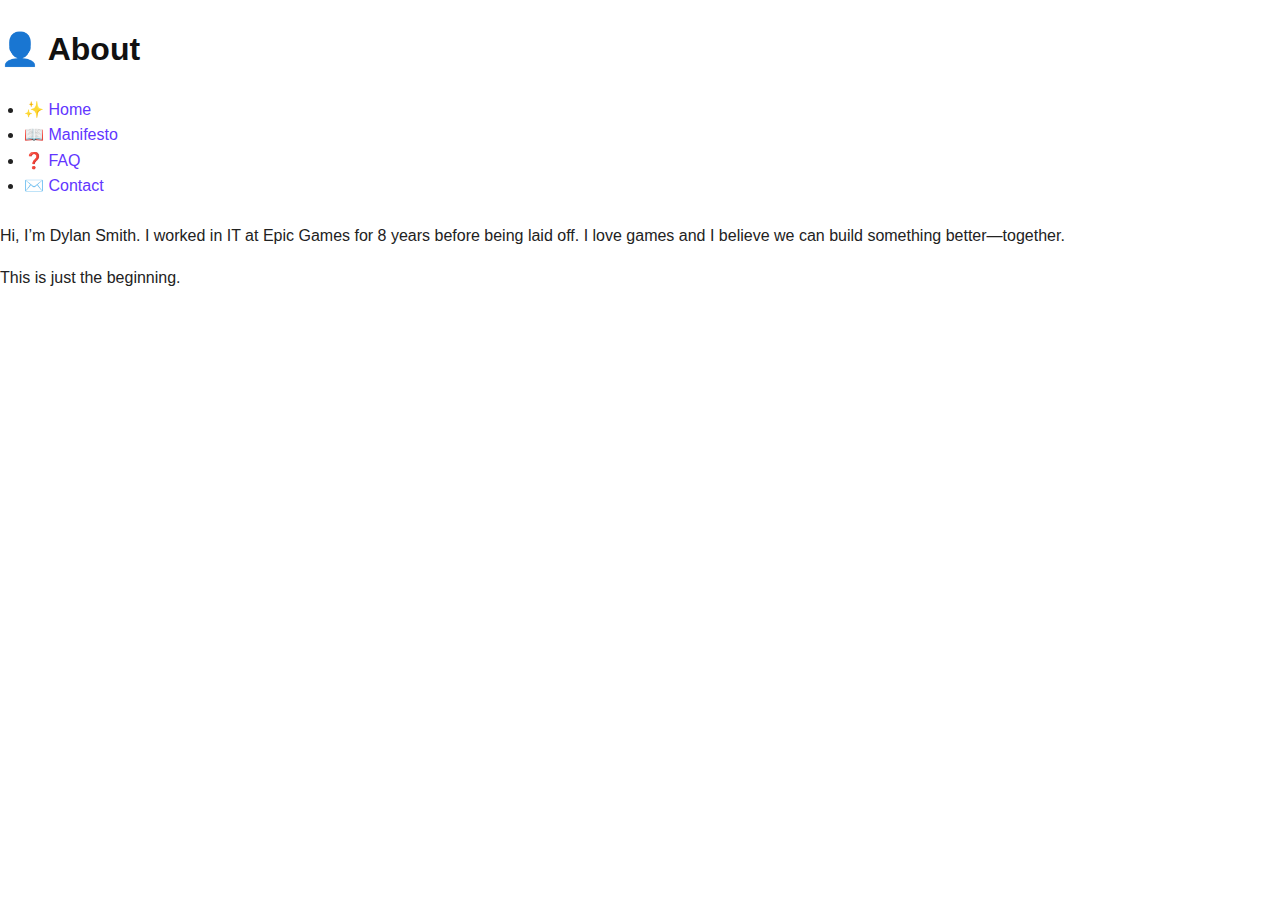
<file: about.html>
<!DOCTYPE html>
<html lang="en">
<head>
  <meta charset="UTF-8" />
  <meta name="viewport" content="width=device-width, initial-scale=1.0" />
  <title>About - Fair Play Collective</title>
  <link rel="stylesheet" href="style.css" />
</head>
<body>
  <header>
    <h1>👤 About</h1>
    <nav>
      <ul>
        <li><a href="index.html">✨ Home</a></li>
        <li><a href="manifesto.html">📖 Manifesto</a></li>
        <li><a href="faq.html">❓ FAQ</a></li>
        <li><a href="contact.html">✉️ Contact</a></li>
      </ul>
    </nav>
  </header>
  <main>
    <section>
      <p>Hi, I’m Dylan Smith. I worked in IT at Epic Games for 8 years before being laid off. I love games and I believe we can build something better—together.</p>
    </section>
  </main>
  <footer>
    <p>This is just the beginning.</p>
  </footer>
</body>
</html>
</file>
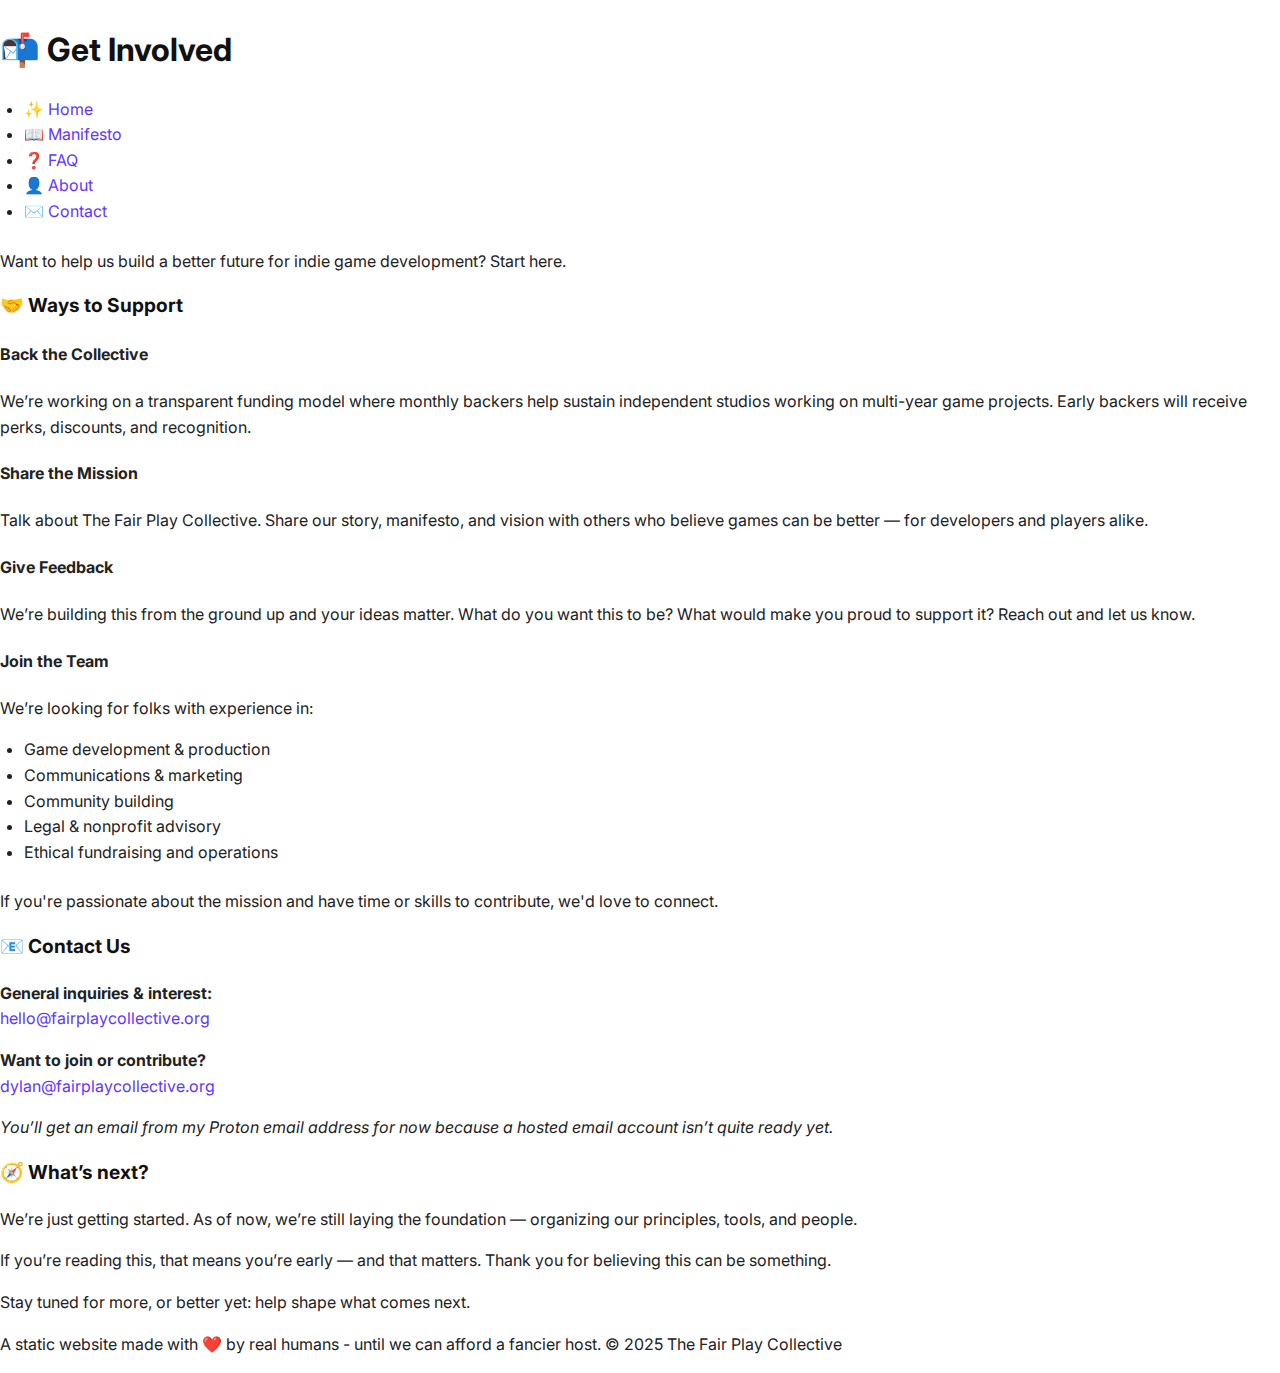
<file: contact.html>
<!DOCTYPE html>
<html lang="en">
<head>
  <meta charset="UTF-8" />
  <meta name="viewport" content="width=device-width, initial-scale=1.0" />
  <title>Contact - Fair Play Collective</title>
  <link rel="stylesheet" href="style.css" />
  <link href="https://fonts.googleapis.com/css2?family=Abril+Fatface&family=Inter:wght@400;600&display=swap" rel="stylesheet">
</head>
<body>
  <header>
    <h1>📬 Get Involved</h1>
    <nav>
      <ul>
        <li><a href="index.html">✨ Home</a></li>
        <li><a href="manifesto.html">📖 Manifesto</a></li>
        <li><a href="faq.html">❓ FAQ</a></li>
        <li><a href="about.html">👤 About</a></li>
        <li><a href="contact.html">✉️ Contact</a></li>
      </ul>
    </nav>
  </header>

  <main>
    <section>
      <p>Want to help us build a better future for indie game development? Start here.</p>

      <h3>🤝 Ways to Support</h3>
      <h4>Back the Collective</h4>
      <p>We’re working on a transparent funding model where monthly backers help sustain independent studios working on multi-year game projects. Early backers will receive perks, discounts, and recognition.</p>

      <h4>Share the Mission</h4>
      <p>Talk about The Fair Play Collective. Share our story, manifesto, and vision with others who believe games can be better — for developers and players alike.</p>

      <h4>Give Feedback</h4>
      <p>We’re building this from the ground up and your ideas matter. What do you want this to be? What would make you proud to support it? Reach out and let us know.</p>

      <h4>Join the Team</h4>
      <p>We’re looking for folks with experience in:</p>
      <ul>
        <li>Game development & production</li>
        <li>Communications & marketing</li>
        <li>Community building</li>
        <li>Legal & nonprofit advisory</li>
        <li>Ethical fundraising and operations</li>
      </ul>
      <p>If you're passionate about the mission and have time or skills to contribute, we'd love to connect.</p>

      <h3>📧 Contact Us</h3>
      <p><strong>General inquiries & interest:</strong><br><a href="mailto:hello@fairplaycollective.org">hello@fairplaycollective.org</a></p>
      <p><strong>Want to join or contribute?</strong><br><a href="mailto:dylan@fairplaycollective.org">dylan@fairplaycollective.org</a></p>
      <p><em>You’ll get an email from my Proton email address for now because a hosted email account isn’t quite ready yet.</em></p>

      <h3>🧭 What’s next?</h3>
      <p>We’re just getting started. As of now, we’re still laying the foundation — organizing our principles, tools, and people.</p>
      <p>If you’re reading this, that means you’re early — and that matters. Thank you for believing this can be something.</p>
      <p>Stay tuned for more, or better yet: help shape what comes next.</p>
    </section>
  </main>

  <footer>
    <p>A static website made with ❤️ by real humans - until we can afford a fancier host. &copy; 2025 The Fair Play Collective</p>
  </footer>
</body>
</html>
</file>
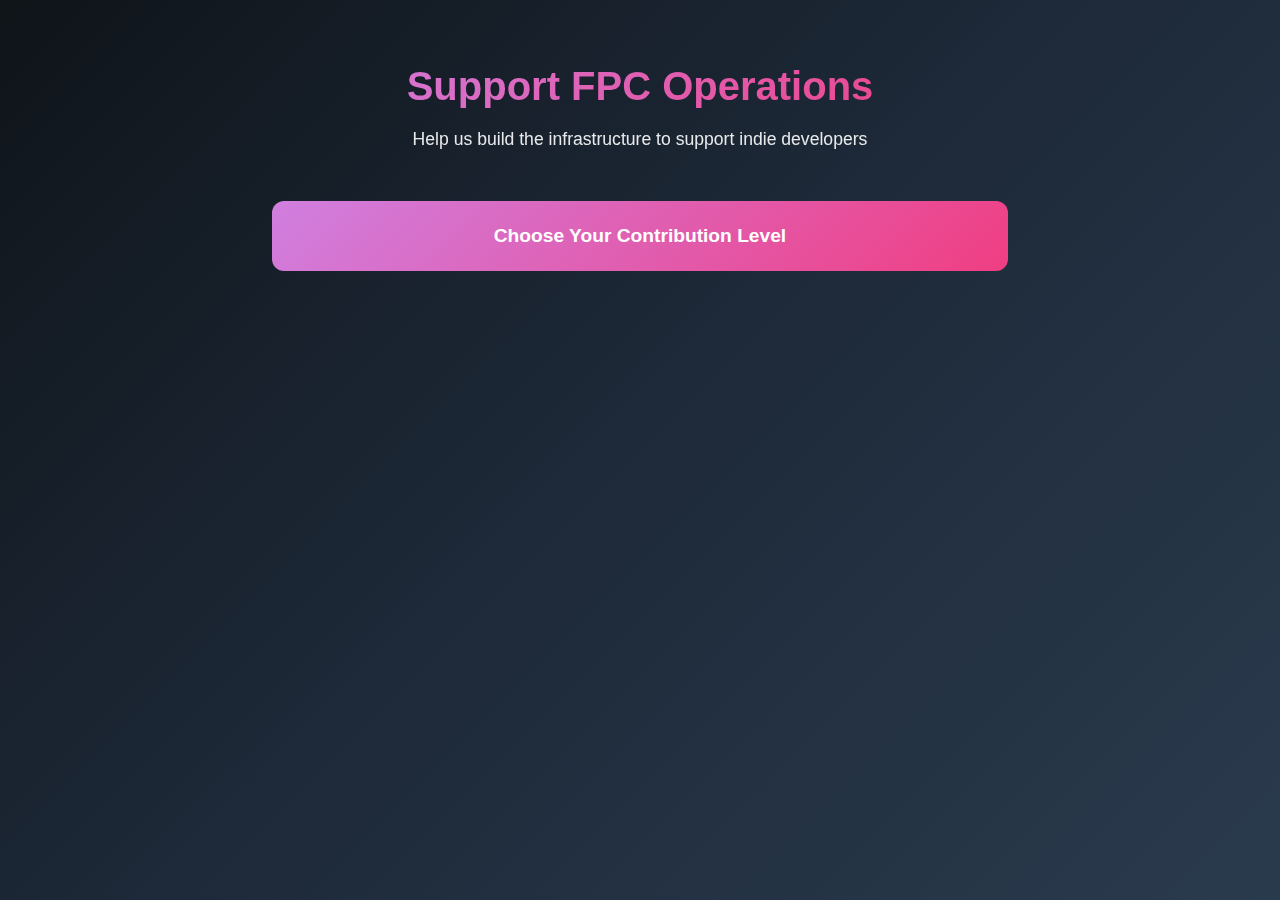
<file: contribute.html>
<!DOCTYPE html>
<html lang="en">
<head>
    <meta charset="UTF-8">
    <meta name="viewport" content="width=device-width, initial-scale=1.0">
    <title>Fair Play Collective - Contribution</title>
    <script src="https://js.stripe.com/v3/"></script>
    <style>
        * {
            margin: 0;
            padding: 0;
            box-sizing: border-box;
        }

        body {
            font-family: 'Segoe UI', Tahoma, Geneva, Verdana, sans-serif;
            background: linear-gradient(135deg, #0f1419 0%, #1e2a3a 50%, #2a3b4d 100%);
            color: #ffffff;
            min-height: 100vh;
            padding: 2rem;
        }

        .contribution-container {
            max-width: 800px;
            margin: 0 auto;
            padding: 2rem;
        }

        .contribution-header {
            text-align: center;
            margin-bottom: 3rem;
        }

        .contribution-header h1 {
            font-size: 2.5rem;
            margin-bottom: 1rem;
            background: linear-gradient(135deg, rgba(208, 127, 224, 1), rgba(240, 62, 130, 1));
            -webkit-background-clip: text;
            -webkit-text-fill-color: transparent;
            background-clip: text;
        }

        .contribution-header p {
            font-size: 1.1rem;
            opacity: 0.9;
            line-height: 1.6;
        }

        .contribute-btn {
            width: 100%;
            padding: 1.5rem;
            background: linear-gradient(135deg, rgba(208, 127, 224, 1), rgba(240, 62, 130, 1));
            color: white;
            border: none;
            border-radius: 12px;
            font-size: 1.2rem;
            font-weight: 600;
            cursor: pointer;
            transition: all 0.3s ease;
            margin-bottom: 1rem;
        }

        .contribute-btn:hover {
            transform: translateY(-2px);
            box-shadow: 0 10px 30px rgba(240, 62, 130, 0.4);
        }

        .contribute-btn:active {
            transform: translateY(0);
        }

        .contribution-options {
            max-height: 0;
            overflow: hidden;
            transition: max-height 0.5s ease;
        }

        .contribution-options.active {
            max-height: 3000;
        }

        .disclaimer {
            background: rgba(255, 255, 255, 0.05);
            padding: 1.5rem;
            border-radius: 10px;
            margin-bottom: 2rem;
            border-left: 4px solid rgba(240, 62, 130, 1);
        }

        .disclaimer h3 {
            color: rgba(240, 62, 130, 1);
            margin-bottom: 0.75rem;
            font-size: 1.1rem;
        }

        .disclaimer p {
            line-height: 1.6;
            opacity: 0.9;
            font-size: 0.95rem;
        }

        .tiers-grid {
            display: grid;
            grid-template-columns: repeat(2, 1fr);
            gap: 1rem;
            margin-top: 1rem;
        }

        @media (max-width: 768px) {
            .tiers-grid {
                grid-template-columns: 1fr;
            }
        }

        .tier-card {
            background: rgba(255, 255, 255, 0.05);
            border: 2px solid rgba(255, 255, 255, 0.1);
            border-radius: 12px;
            padding: 1.5rem;
            transition: all 0.3s ease;
            cursor: pointer;
            display: flex;
            flex-direction: column;
        }

        .tier-card:hover {
            background: rgba(255, 255, 255, 0.08);
            border-color: rgba(208, 127, 224, 0.5);
            transform: translateY(-2px);
        }

        .tier-header {
            display: flex;
            justify-content: space-between;
            align-items: center;
            margin-bottom: 1rem;
        }

        .tier-name {
            font-size: 1.3rem;
            font-weight: 600;
            color: rgba(208, 127, 224, 1);
        }

        .tier-price {
            font-size: 1.5rem;
            font-weight: 700;
            color: rgba(240, 62, 130, 1);
        }

        .tier-description {
            opacity: 0.85;
            line-height: 1.5;
            margin-bottom: 0;
            flex-grow: 1;
        }

        .tier-benefits {
            list-style: none;
            padding: 0;
            display: none;
        }

        .select-tier-btn {
            width: 100%;
            padding: 0.9rem;
            background: transparent;
            color: rgba(208, 127, 224, 1);
            border: 2px solid rgba(208, 127, 224, 1);
            border-radius: 8px;
            font-size: 1rem;
            font-weight: 600;
            cursor: pointer;
            transition: all 0.3s ease;
            margin-top: 1rem;
        }

        .select-tier-btn:hover {
            background: rgba(208, 127, 224, 0.1);
            transform: translateY(-1px);
        }

        .custom-amount {
            background: rgba(255, 255, 255, 0.05);
            border: 2px solid rgba(255, 255, 255, 0.1);
            border-radius: 12px;
            padding: 1.5rem;
            margin-bottom: 1.5rem;
            text-align: center;
        }

        .custom-amount h3 {
            color: rgba(240, 62, 130, 1);
            margin-bottom: 0.75rem;
            font-size: 1.3rem;
        }

        .custom-amount p {
            opacity: 0.85;
            margin-bottom: 1rem;
            line-height: 1.5;
        }
    </style>
</head>
<body>
    <div class="contribution-container">
        <div class="contribution-header">
            <h1>Support FPC Operations</h1>
            <p>Help us build the infrastructure to support indie developers</p>
        </div>

        <button class="contribute-btn" id="toggleOptions">
            Choose Your Contribution Level
        </button>

        <div class="contribution-options" id="contributionOptions">
            <div class="disclaimer">
                <h3>⚠️ Important: Administrative Support Phase</h3>
                <p><strong>These contributions currently support FPC's operational costs, NOT game project funding.</strong></p>
                <p>At this stage, we're building the infrastructure needed to support indie developers. Your contributions help cover:</p>
                <ul style="margin-top: 0.75rem; padding-left: 1.5rem; line-height: 1.8;">
                    <li>Microsoft 365 accounts for the FPC team</li>
                    <li>Professional logo design and branding</li>
                    <li>Web hosting and domain costs</li>
                    <li>CPA and legal consultation fees</li>
                    <li>Administrative software and tools</li>
                </ul>
                <p style="margin-top: 1rem;"><strong>When we launch game project funding, we will clearly communicate this transition and provide separate contribution options specifically for developer support.</strong></p>
            </div>

            <!-- Aid Tier (Custom Amount) -->
            <div class="custom-amount">
                <h3 class="tier-name">Aid - Custom Amount</h3>
                <p>Support FPC's administrative setup with any amount that works for you. Every contribution helps us build the foundation.</p>
                <button class="select-tier-btn" onclick="checkout('buy_btn_1SCoovBFJBZx4kNgHrTwiN61')">
                    Choose Your Amount
                </button>
            </div>

            <!-- Monthly Tiers Grid -->
            <div class="tiers-grid">
                <!-- Assist Tier -->
                <div class="tier-card">
                    <div class="tier-header">
                        <span class="tier-name">Assist</span>
                        <span class="tier-price">$5/month</span>
                    </div>
                    <p class="tier-description">Help cover basic monthly operational costs.</p>
                    <button class="select-tier-btn" onclick="checkout('ASSIST_PRICE_ID')">
                        Select Assist
                    </button>
                </div>

                <!-- Support Tier -->
                <div class="tier-card">
                    <div class="tier-header">
                        <span class="tier-name">Support</span>
                        <span class="tier-price">$15/month</span>
                    </div>
                    <p class="tier-description">Contribute to professional services and infrastructure setup.</p>
                    <button class="select-tier-btn" onclick="checkout('SUPPORT_PRICE_ID')">
                        Select Support
                    </button>
                </div>

                <!-- Sustain Tier -->
                <div class="tier-card">
                    <div class="tier-header">
                        <span class="tier-name">Sustain</span>
                        <span class="tier-price">$25/month</span>
                    </div>
                    <p class="tier-description">Sustain ongoing operational expenses as we grow.</p>
                    <button class="select-tier-btn" onclick="checkout('SUSTAIN_PRICE_ID')">
                        Select Sustain
                    </button>
                </div>

                <!-- Nurture Tier -->
                <div class="tier-card">
                    <div class="tier-header">
                        <span class="tier-name">Nurture</span>
                        <span class="tier-price">$50/month</span>
                    </div>
                    <p class="tier-description">Provide substantial support for FPC's foundational phase.</p>
                    <button class="select-tier-btn" onclick="checkout('NURTURE_PRICE_ID')">
                        Select Nurture
                    </button>
                </div>
            </div>
        </div>
    </div>

    <script>
        const stripe = Stripe('pk_live_51SCkvPBFJBZx4kNg395R1lxiIY6dePDHMQ1Z4vSxdF58n1kE1g4q8ZqTMvG6tSF2IOyUKXAroNYtjOzvL5qMhhb00oSKku9jY');

        // Toggle options dropdown
        document.getElementById('toggleOptions').addEventListener('click', function() {
            const options = document.getElementById('contributionOptions');
            options.classList.toggle('active');
            this.textContent = options.classList.contains('active') 
                ? 'Hide Contribution Levels' 
                : 'Choose Your Contribution Level';
        });

        // Checkout function
        function checkout(buyButtonId) {
            // For the custom amount (Aid), redirect to Stripe Checkout with the buy button ID
            // For monthly subscriptions, you'll need to get the correct Price IDs from your Stripe dashboard
            window.location.href = `https://buy.stripe.com/${buyButtonId}`;
        }
    </script>
</body>
</html>
</file>
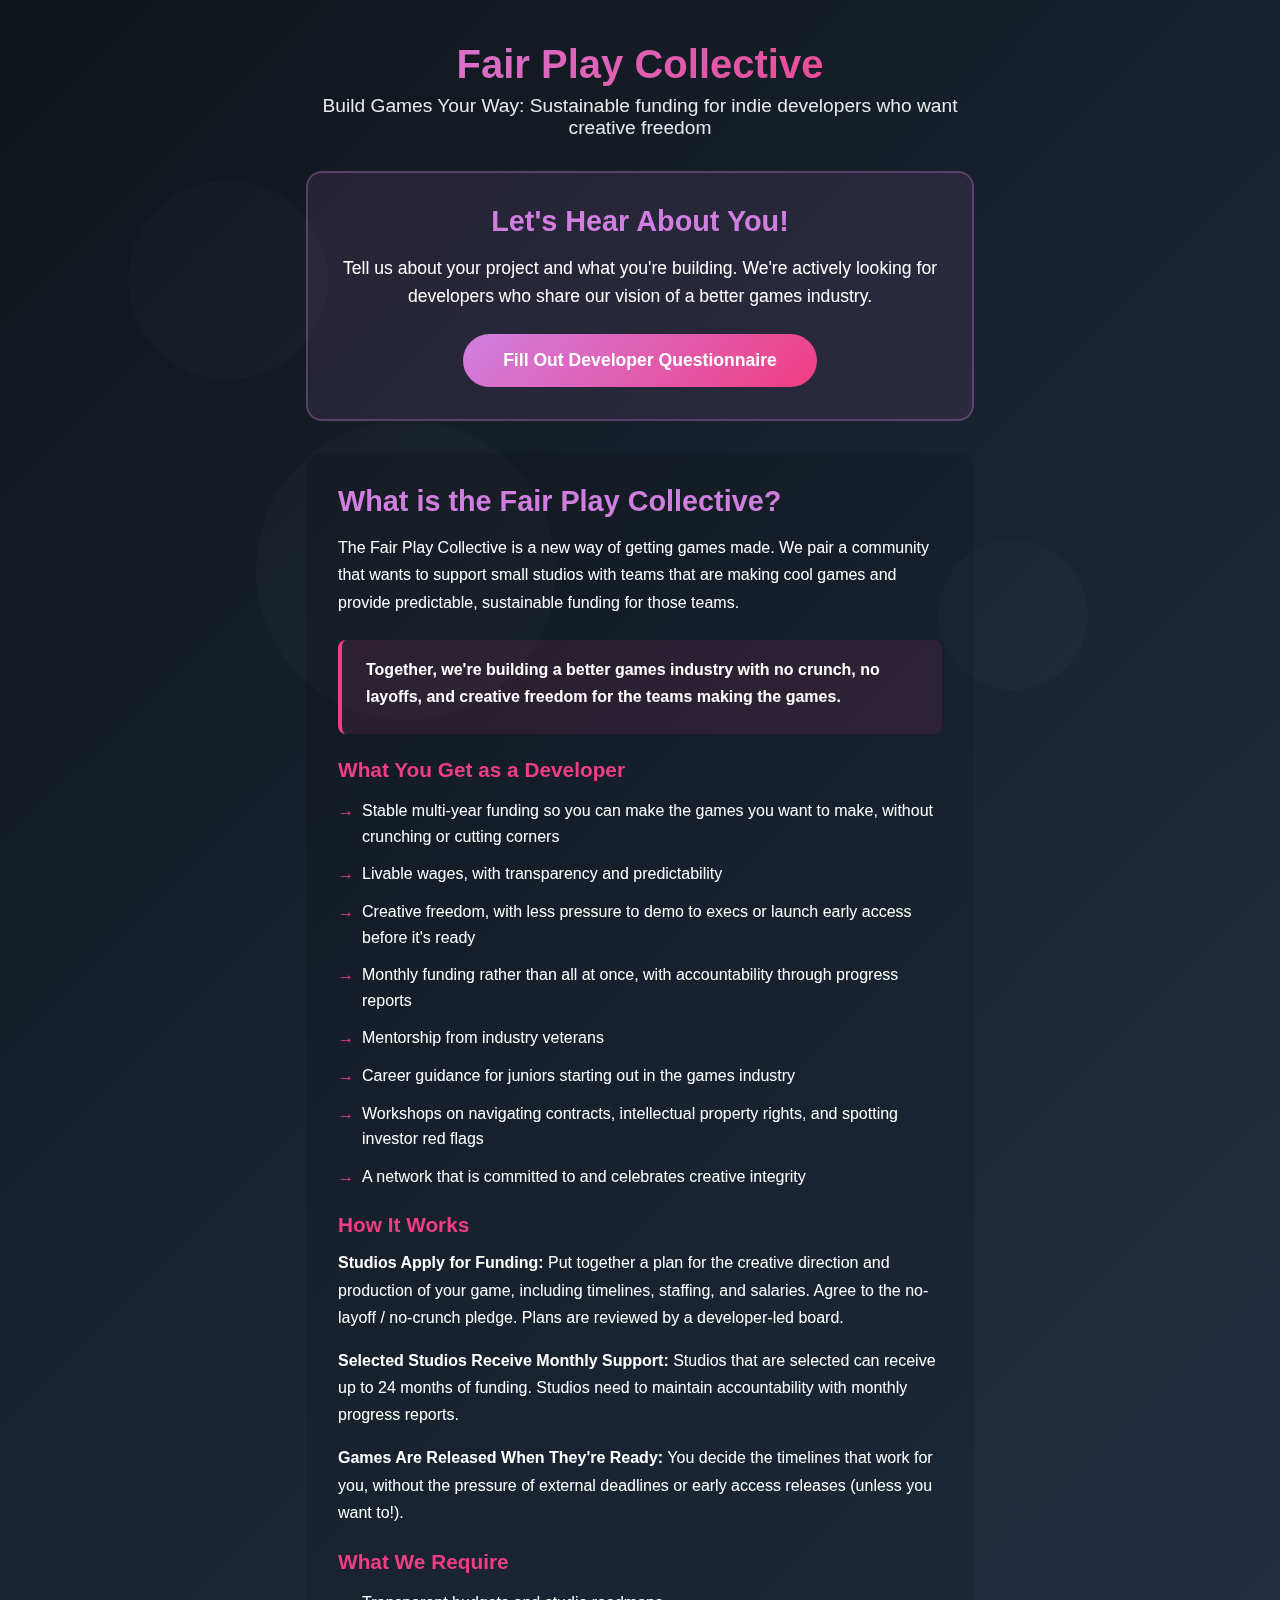
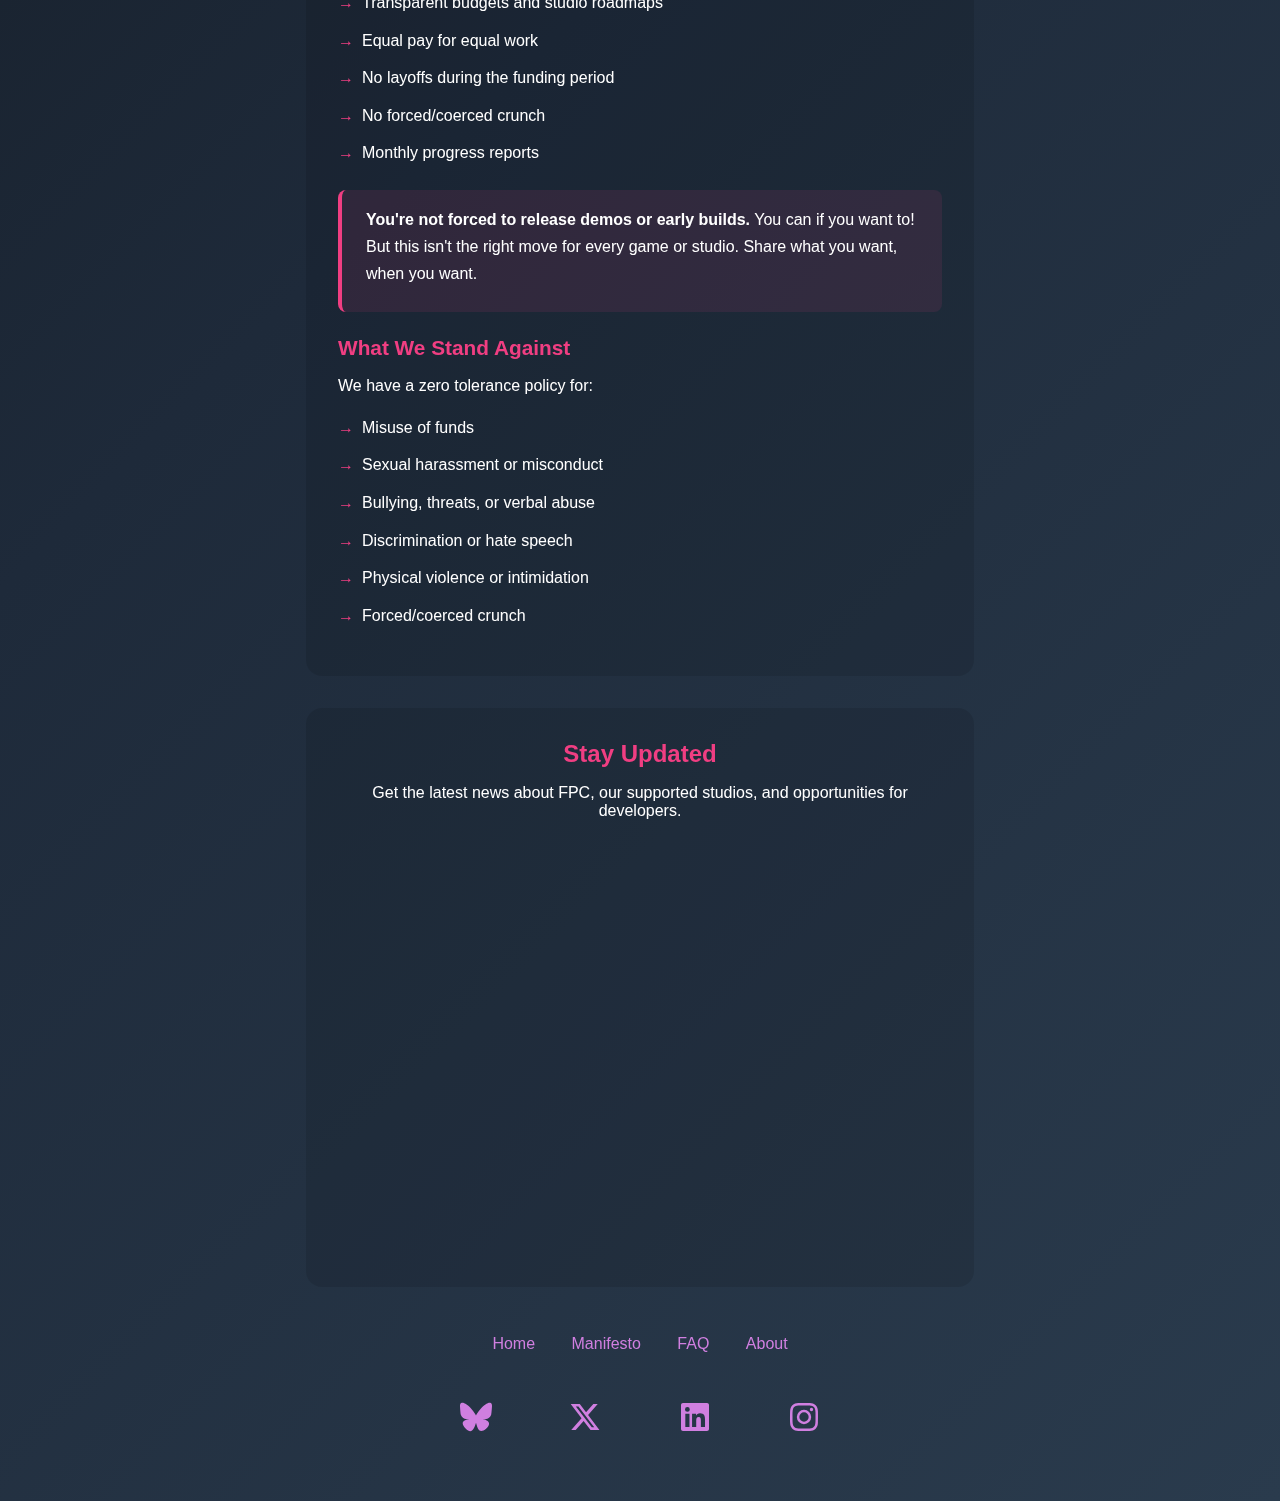
<file: developers.html>
<!DOCTYPE html>
<html lang="en">
<head>
    <meta charset="UTF-8">
    <meta name="viewport" content="width=device-width, initial-scale=1.0">
    <title>Fair Play Collective - For Developers</title>
    <link rel="stylesheet" type="text/css" href="modernstyle.css">
    <script async src="https://subscribe-forms.beehiiv.com/embed.js"></script>
    <script defer data-domain="fairplaycollective.org" src="https://plausible.io/js/script.js"></script>
    <style>
        .dev-hero {
            max-width: 700px;
            margin: 0 auto;
            padding: 2rem 1rem;
        }

        .dev-hero h1 {
            font-size: 2.5rem;
            margin-bottom: 0.5rem;
            background: linear-gradient(135deg, rgba(208, 127, 224, 1), rgba(240, 62, 130, 1));
            -webkit-background-clip: text;
            -webkit-text-fill-color: transparent;
            background-clip: text;
        }

        .dev-hero .tagline {
            font-size: 1.2rem;
            margin-bottom: 2rem;
            opacity: 0.9;
        }

        .dev-content {
            background: rgba(0, 0, 0, 0.1);
            padding: 2rem;
            border-radius: 1rem;
            margin-bottom: 2rem;
            text-align:left;
        }

        .dev-content h2 {
            color: rgba(208, 127, 224, 1);
            font-size: 1.8rem;
            margin-bottom: 1rem;
        }

        .dev-content h3 {
            color: rgba(240, 62, 130, 1);
            font-size: 1.3rem;
            margin-top: 1.5rem;
            margin-bottom: 0.75rem;
        }

        .dev-content p {
            line-height: 1.7;
            margin-bottom: 1rem;
        }

        .dev-content ul {
            list-style: none;
            padding-left: 0;
            margin: 1rem 0;
        }

        .dev-content ul li {
            margin-bottom: 0.75rem;
            padding-left: 1.5rem;
            position: relative;
            line-height: 1.6;
        }

        .dev-content ul li::before {
            content: "→";
            color: rgba(240, 62, 130, 1);
            font-weight: bold;
            position: absolute;
            left: 0;
        }

        .highlight-box {
            background: rgba(240, 62, 130, 0.1);
            border-left: 4px solid rgba(240, 62, 130, 1);
            padding: 1rem 1.5rem;
            margin: 1.5rem 0;
            border-radius: 8px;
        }

        .highlight-box p {
            margin-bottom: 0.5rem;
        }

        .cta-section {
            background: rgba(208, 127, 224, 0.1);
            border: 2px solid rgba(208, 127, 224, 0.3);
            border-radius: 1rem;
            padding: 2rem;
            text-align: center;
            margin-bottom: 2rem;
        }

        .cta-section h2 {
            color: rgba(208, 127, 224, 1);
            font-size: 1.8rem;
            margin-bottom: 1rem;
        }

        .cta-section p {
            font-size: 1.1rem;
            margin-bottom: 1.5rem;
            line-height: 1.6;
        }

        .cta-button {
            display: inline-block;
            padding: 1rem 2.5rem;
            background: linear-gradient(135deg, rgba(208, 127, 224, 1), rgba(240, 62, 130, 1));
            color: white;
            text-decoration: none;
            border-radius: 50px;
            font-size: 1.1rem;
            font-weight: 600;
            transition: all 0.3s ease;
        }

        .cta-button:hover {
            transform: translateY(-2px);
            box-shadow: 0 10px 30px rgba(240, 62, 130, 0.4);
        }

        .newsletter-wrapper {
            background: rgba(0, 0, 0, 0.1);
            padding: 2rem;
            border-radius: 1rem;
            margin-top: 2rem;
        }

        .newsletter-wrapper h2 {
            color: rgba(240, 62, 130, 1);
            text-align: center;
            margin-bottom: 1rem;
        }

        .footer-links {
            text-align: center;
            margin-top: 2rem;
            padding: 1rem;
        }

        .footer-links a {
            color: rgba(208, 127, 224, 1);
            text-decoration: none;
            margin: 0 1rem;
            transition: color 0.3s ease;
        }

        .footer-links a:hover {
            color: rgba(240, 62, 130, 1);
        }

        @media (max-width: 768px) {
            .dev-hero h1 {
                font-size: 2rem;
            }

            .dev-content, .cta-section, .newsletter-wrapper {
                padding: 1.5rem;
            }
        }
    </style>
</head>

<body>
    <!-- Animated background decoration -->
    <div class="bg-decoration">
        <div class="bg-shape"></div>
        <div class="bg-shape"></div>
        <div class="bg-shape"></div>
    </div>

    <!-- Main content area -->
    <main>
        <section class="dev-hero">
            <!-- Logo -->

            <h1>Fair Play Collective</h1>
            <p class="tagline">Build Games Your Way: Sustainable funding for indie developers who want creative freedom</p>
     <!-- Call to Action -->
            <div class="cta-section">
                <h2>Let's Hear About You!</h2>
                <p>Tell us about your project and what you're building. We're actively looking for developers who share our vision of a better games industry.</p>
                <a href="https://forms.office.com/Pages/ResponsePage.aspx?id=AY2COoFOCUOxQ8oAJaUUIuRLXLDdeOtKoWcDDXLFoM9UNUhCUk1NQlREVTBRWDUyNENDNlZYRloxRy4u" class="cta-button">Fill Out Developer Questionnaire</a>
            </div>
            <!-- Main Content -->
            <div class="dev-content">
                <h2>What is the Fair Play Collective?</h2>
                <p>The Fair Play Collective is a new way of getting games made. We pair a community that wants to support small studios with teams that are making cool games and provide predictable, sustainable funding for those teams.</p>
                
                <div class="highlight-box">
                    <p><strong>Together, we're building a better games industry with no crunch, no layoffs, and creative freedom for the teams making the games.</strong></p>
                </div>

                <h3>What You Get as a Developer</h3>
                <ul>
                    <li>Stable multi-year funding so you can make the games you want to make, without crunching or cutting corners</li>
                    <li>Livable wages, with transparency and predictability</li>
                    <li>Creative freedom, with less pressure to demo to execs or launch early access before it's ready</li>
                    <li>Monthly funding rather than all at once, with accountability through progress reports</li>
                    <li>Mentorship from industry veterans</li>
                    <li>Career guidance for juniors starting out in the games industry</li>
                    <li>Workshops on navigating contracts, intellectual property rights, and spotting investor red flags</li>
                    <li>A network that is committed to and celebrates creative integrity</li>
                </ul>

                <h3>How It Works</h3>
                <p><strong>Studios Apply for Funding:</strong> Put together a plan for the creative direction and production of your game, including timelines, staffing, and salaries. Agree to the no-layoff / no-crunch pledge. Plans are reviewed by a developer-led board.</p>
                
                <p><strong>Selected Studios Receive Monthly Support:</strong> Studios that are selected can receive up to 24 months of funding. Studios need to maintain accountability with monthly progress reports.</p>
                
                <p><strong>Games Are Released When They're Ready:</strong> You decide the timelines that work for you, without the pressure of external deadlines or early access releases (unless you want to!).</p>

                <h3>What We Require</h3>
                <ul>
                    <li>Transparent budgets and studio roadmaps</li>
                    <li>Equal pay for equal work</li>
                    <li>No layoffs during the funding period</li>
                    <li>No forced/coerced crunch</li>
                    <li>Monthly progress reports</li>
                </ul>

                <div class="highlight-box">
                    <p><strong>You're not forced to release demos or early builds.</strong> You can if you want to! But this isn't the right move for every game or studio. Share what you want, when you want.</p>
                </div>

                <h3>What We Stand Against</h3>
                <p>We have a zero tolerance policy for:</p>
                <ul>
                    <li>Misuse of funds</li>
                    <li>Sexual harassment or misconduct</li>
                    <li>Bullying, threats, or verbal abuse</li>
                    <li>Discrimination or hate speech</li>
                    <li>Physical violence or intimidation</li>
                    <li>Forced/coerced crunch</li>
                </ul>
            </div>

       

            <!-- Newsletter Signup -->
            <div class="newsletter-wrapper">
                <h2>Stay Updated</h2>
                <p style="text-align: center; margin-bottom: 1rem;">Get the latest news about FPC, our supported studios, and opportunities for developers.</p>
                <iframe src="https://subscribe-forms.beehiiv.com/af7249a9-00f9-4d47-a207-2fb4bf2e6b4c" 
                        class="beehiiv-embed" 
                        data-test-id="beehiiv-embed" 
                        frameborder="0" 
                        scrolling="no" 
                        style="width: 100%; height: 415px; margin: 0; border-radius: 0px; background-color: transparent; box-shadow: none; max-width: 100%;">
                </iframe>
            </div>

            <!-- Footer Links -->
            <div class="footer-links">
                <a href="index.html">Home</a>
                <a href="manifesto.html">Manifesto</a>
                <a href="faq.html">FAQ</a>
                <a href="about.html">About</a>
            </div>

            <!-- Social Media Links -->
            <div class="socials-element" style="margin-top: 2rem;">
                <a href="https://bsky.app/profile/fairplaycollective.org" target="_blank" aria-label="Bluesky">
                    <svg xmlns="http://www.w3.org/2000/svg" viewBox="0 0 576 512" width="2em" height="2em" color="rgb(208, 127, 224)">
                        <path fill="currentColor" d="M407.8 294.7c-3.3-.4-6.7-.8-10-1.3 3.4 .4 6.7 .9 10 1.3zM288 227.1C261.9 176.4 190.9 81.9 124.9 35.3 61.6-9.4 37.5-1.7 21.6 5.5 3.3 13.8 0 41.9 0 58.4S9.1 194 15 213.9c19.5 65.7 89.1 87.9 153.2 80.7 3.3-.5 6.6-.9 10-1.4-3.3 .5-6.6 1-10 1.4-93.9 14-177.3 48.2-67.9 169.9 120.3 124.6 164.8-26.7 187.7-103.4 22.9 76.7 49.2 222.5 185.6 103.4 102.4-103.4 28.1-156-65.8-169.9-3.3-.4-6.7-.8-10-1.3 3.4 .4 6.7 .9 10 1.3 64.1 7.1 133.6-15.1 153.2-80.7 5.9-19.9 15-138.9 15-155.5s-3.3-44.7-21.6-52.9c-15.8-7.1-40-14.9-103.2 29.8-66.1 46.6-137.1 141.1-163.2 191.8z"/>	
                    </svg>
                </a>
                
                <a href="https://x.com/f_p_collective" target="_blank" aria-label="X (Twitter)">
                    <svg xmlns="http://www.w3.org/2000/svg" viewBox="0 0 448 512" width="2em" height="2em" color="rgb(208, 127, 224)">
                        <path fill="currentColor" d="M357.2 48L427.8 48 273.6 224.2 455 464 313 464 201.7 318.6 74.5 464 3.8 464 168.7 275.5-5.2 48 140.4 48 240.9 180.9 357.2 48zM332.4 421.8l39.1 0-252.4-333.8-42 0 255.3 333.8z"/>
                    </svg>
                </a>
                
                <a href="https://www.linkedin.com/company/the-fair-play-collective" target="_blank" aria-label="LinkedIn">
                    <svg xmlns="http://www.w3.org/2000/svg" viewBox="0 0 448 512" width="2em" height="2em" color="rgb(208, 127, 224)">
                        <path fill="currentColor" d="M416 32L31.9 32C14.3 32 0 46.5 0 64.3L0 447.7C0 465.5 14.3 480 31.9 480L416 480c17.6 0 32-14.5 32-32.3l0-383.4C448 46.5 433.6 32 416 32zM135.4 416l-66.4 0 0-213.8 66.5 0 0 213.8-.1 0zM102.2 96a38.5 38.5 0 1 1 0 77 38.5 38.5 0 1 1 0-77zM384.3 416l-66.4 0 0-104c0-24.8-.5-56.7-34.5-56.7-34.6 0-39.9 27-39.9 54.9l0 105.8-66.4 0 0-213.8 63.7 0 0 29.2 .9 0c8.9-16.8 30.6-34.5 62.9-34.5 67.2 0 79.7 44.3 79.7 101.9l0 117.2z"/>
                    </svg>
                </a>
                
                <a href="https://www.instagram.com/fair_play_collective/" target="_blank" aria-label="Instagram">
                    <svg xmlns="http://www.w3.org/2000/svg" viewBox="0 0 448 512" width="2em" height="2em" color="rgb(208, 127, 224)">
                        <path fill="currentColor" d="M224.3 141a115 115 0 1 0 -.6 230 115 115 0 1 0 .6-230zm-.6 40.4a74.6 74.6 0 1 1 .6 149.2 74.6 74.6 0 1 1 -.6-149.2zm93.4-45.1a26.8 26.8 0 1 1 53.6 0 26.8 26.8 0 1 1 -53.6 0zm129.7 27.2c-1.7-35.9-9.9-67.7-36.2-93.9-26.2-26.2-58-34.4-93.9-36.2-37-2.1-147.9-2.1-184.9 0-35.8 1.7-67.6 9.9-93.9 36.1s-34.4 58-36.2 93.9c-2.1 37-2.1 147.9 0 184.9 1.7 35.9 9.9 67.7 36.2 93.9s58 34.4 93.9 36.2c37 2.1 147.9 2.1 184.9 0 35.9-1.7 67.7-9.9 93.9-36.2 26.2-26.2 34.4-58 36.2-93.9 2.1-37 2.1-147.8 0-184.8zM399 388c-7.8 19.6-22.9 34.7-42.6 42.6-29.5 11.7-99.5 9-132.1 9s-102.7 2.6-132.1-9c-19.6-7.8-34.7-22.9-42.6-42.6-11.7-29.5-9-99.5-9-132.1s-2.6-102.7 9-132.1c7.8-19.6 22.9-34.7 42.6-42.6 29.5-11.7 99.5-9 132.1-9s102.7-2.6 132.1 9c19.6 7.8 34.7 22.9 42.6 42.6 11.7 29.5 9 99.5 9 132.1s2.7 102.7-9 132.1z"/>
                    </svg>
                </a>
            </div>
        </section>
    </main>

    <script>
        // You'll need to replace the # in the CTA button href with your actual questionnaire link
        // For example: document.querySelector('.cta-button').href = 'https://your-questionnaire-link.com';
    </script>
</body>
</html>
</file>
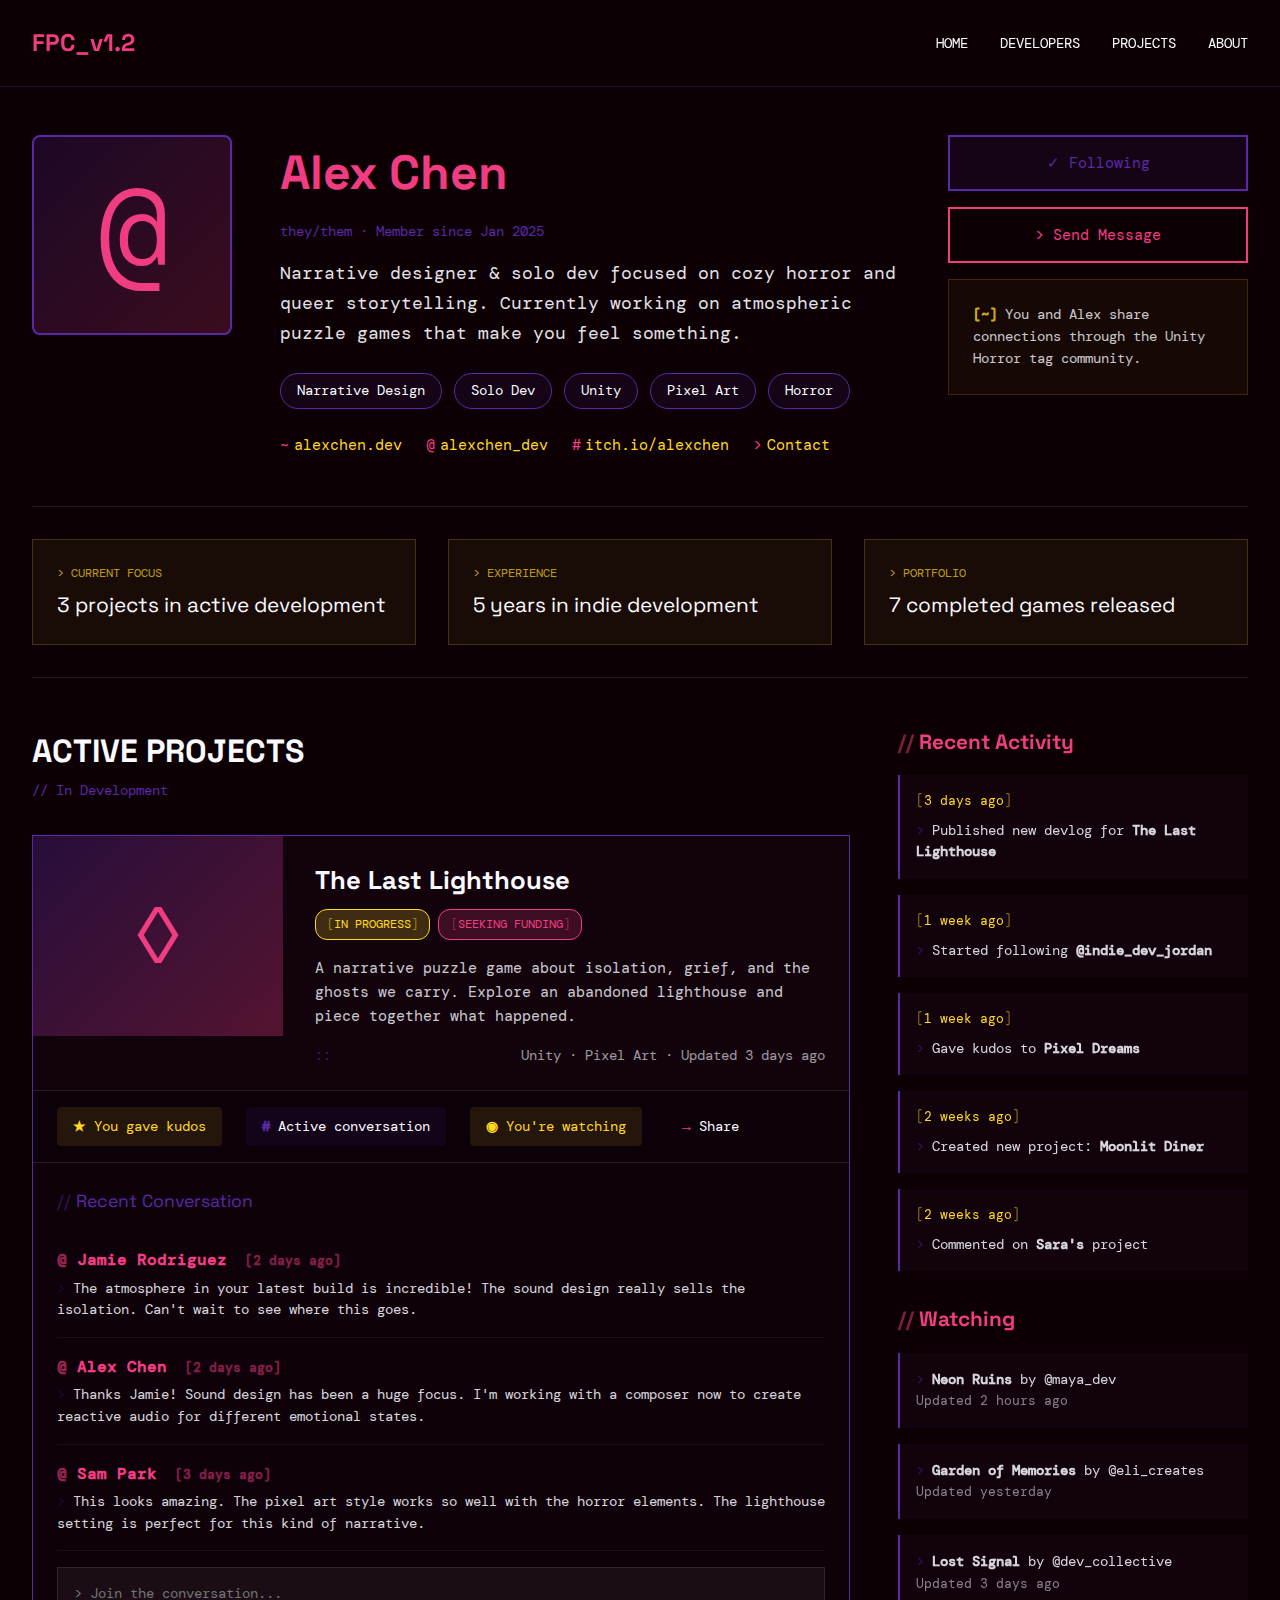
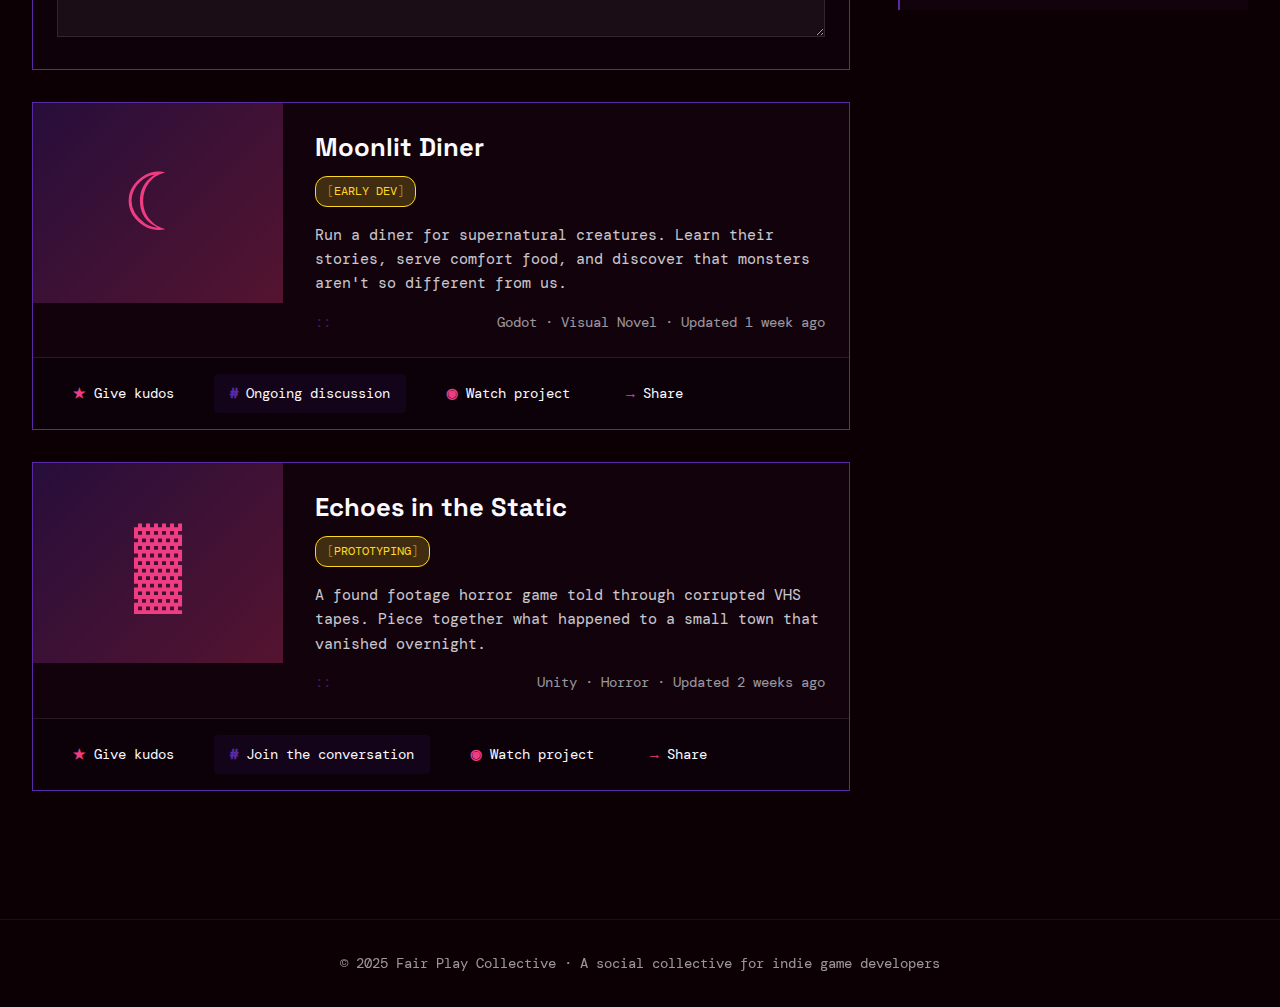
<file: DevProfileTest.html>
<!DOCTYPE html>
<html lang="en">
<head>
    <meta charset="UTF-8">
    <meta name="viewport" content="width=device-width, initial-scale=1.0">
    <title>Alex Chen - Fair Play Collective</title>
    <link rel="preconnect" href="https://fonts.googleapis.com">
    <link rel="preconnect" href="https://fonts.gstatic.com" crossorigin>
    <link href="https://fonts.googleapis.com/css2?family=DM+Mono:ital,wght@0,300;0,400;0,500;1,400&family=Space+Grotesk:wght@300;400;600;700&display=swap" rel="stylesheet">

    <style>
        :root {
            --fpc-black: #0D0005;
            --fpc-pink: #F03D82;
            --fpc-purple: #5929A6;
            --fpc-yellow: #FFD921;
            --fpc-white: #FAFAFF;
            --font-head: 'Space Grotesk', sans-serif;
            --font-tech: 'DM Mono', monospace;
        }

        * { box-sizing: border-box; margin: 0; padding: 0; }

        body {
            background-color: var(--fpc-black);
            color: var(--fpc-white);
            font-family: var(--font-tech);
            line-height: 1.6;
        }

        .container {
            max-width: 1400px;
            margin: 0 auto;
            padding: 0 2rem;
        }

        /* HEADER */
        header {
            padding: 1.5rem 0;
            border-bottom: 1px solid rgba(89, 41, 166, 0.3);
            position: sticky;
            top: 0;
            background: rgba(13, 0, 5, 0.95);
            backdrop-filter: blur(10px);
            z-index: 100;
        }

        nav {
            display: flex;
            justify-content: space-between;
            align-items: center;
        }

        .logo {
            font-size: 1.5rem;
            font-weight: 700;
            color: var(--fpc-pink);
            text-decoration: none;
            font-family: var(--font-head);
        }

        .nav-links {
            display: flex;
            gap: 2rem;
            list-style: none;
        }

        .nav-links a {
            color: var(--fpc-white);
            text-decoration: none;
            text-transform: uppercase;
            font-size: 0.9rem;
        }

        .nav-links a:hover {
            color: var(--fpc-yellow);
        }

        /* PROFILE HERO */
        .profile-hero {
            display: grid;
            grid-template-columns: 200px 1fr 300px;
            gap: 3rem;
            padding: 3rem 0;
            border-bottom: 1px solid rgba(255, 255, 255, 0.1);
        }

        .profile-avatar {
            width: 200px;
            height: 200px;
            border-radius: 8px;
            border: 2px solid var(--fpc-purple);
            background: linear-gradient(135deg, rgba(89, 41, 166, 0.2), rgba(240, 61, 130, 0.2));
            display: flex;
            align-items: center;
            justify-content: center;
            font-size: 8rem;
            font-weight: 300;
            color: var(--fpc-pink);
            font-family: var(--font-tech);
        }

        .profile-header h1 {
            font-family: var(--font-head);
            font-size: 3rem;
            margin-bottom: 0.5rem;
            color: var(--fpc-pink);
        }

        .profile-pronouns {
            color: var(--fpc-purple);
            font-size: 0.9rem;
            margin-bottom: 1rem;
        }

        .profile-bio {
            font-size: 1.1rem;
            line-height: 1.7;
            margin-bottom: 1.5rem;
            max-width: 700px;
            opacity: 0.9;
        }

        .profile-tags {
            display: flex;
            gap: 0.75rem;
            flex-wrap: wrap;
            margin-bottom: 1.5rem;
        }

        .tag {
            padding: 0.4rem 1rem;
            border: 1px solid var(--fpc-purple);
            border-radius: 20px;
            font-size: 0.85rem;
            background: rgba(89, 41, 166, 0.1);
        }

        .profile-links {
            display: flex;
            gap: 1.5rem;
            align-items: center;
            flex-wrap: wrap;
        }

        .profile-links a {
            color: var(--fpc-yellow);
            text-decoration: none;
            font-size: 0.95rem;
            transition: 0.2s;
        }

        .profile-links a:hover {
            color: var(--fpc-pink);
        }

        .link-icon {
            color: var(--fpc-pink);
            margin-right: 0.3rem;
        }

        /* SOCIAL ACTIONS SIDEBAR */
        .social-actions {
            display: flex;
            flex-direction: column;
            gap: 1rem;
        }

        .action-btn {
            padding: 1rem 1.5rem;
            border: 2px solid var(--fpc-pink);
            background: transparent;
            color: var(--fpc-pink);
            font-family: var(--font-tech);
            font-size: 0.95rem;
            cursor: pointer;
            transition: 0.2s;
            text-align: center;
            text-decoration: none;
            display: block;
        }

        .action-btn:hover {
            background: var(--fpc-pink);
            color: var(--fpc-black);
        }

        .action-btn.following {
            border-color: var(--fpc-purple);
            color: var(--fpc-purple);
            background: rgba(89, 41, 166, 0.1);
        }

        .action-btn.following:hover {
            background: var(--fpc-purple);
            color: var(--fpc-white);
        }

        .connection-note {
            padding: 1.5rem;
            background: rgba(255, 217, 33, 0.05);
            border: 1px solid rgba(255, 217, 33, 0.2);
            font-size: 0.85rem;
            line-height: 1.6;
            opacity: 0.8;
        }

        .connection-note::before {
            content: "[~] ";
            color: var(--fpc-yellow);
            font-weight: bold;
        }

        /* QUALITATIVE STATS BAR */
        .stats-bar {
            display: grid;
            grid-template-columns: repeat(3, 1fr);
            gap: 2rem;
            padding: 2rem 0;
            border-bottom: 1px solid rgba(255, 255, 255, 0.1);
        }

        .stat-card {
            padding: 1.5rem;
            background: rgba(255, 217, 33, 0.05);
            border: 1px solid rgba(255, 217, 33, 0.2);
        }

        .stat-label {
            font-size: 0.75rem;
            text-transform: uppercase;
            opacity: 0.7;
            margin-bottom: 0.5rem;
            display: block;
            color: var(--fpc-yellow);
        }

        .stat-label::before {
            content: "> ";
            color: var(--fpc-yellow);
        }

        .stat-value {
            font-family: var(--font-head);
            font-size: 1.3rem;
            line-height: 1.4;
        }

        /* MAIN CONTENT LAYOUT */
        .content-wrapper {
            display: grid;
            grid-template-columns: 1fr 350px;
            gap: 3rem;
            margin-top: 3rem;
        }

        /* ACTIVITY FEED SIDEBAR */
        .activity-sidebar {
            position: sticky;
            top: 100px;
            height: fit-content;
        }

        .sidebar-section {
            margin-bottom: 2rem;
        }

        .sidebar-section h3 {
            font-family: var(--font-head);
            font-size: 1.3rem;
            color: var(--fpc-pink);
            margin-bottom: 1rem;
        }

        .sidebar-section h3::before {
            content: "// ";
            opacity: 0.5;
        }

        .activity-item {
            padding: 1rem;
            background: rgba(89, 41, 166, 0.05);
            border-left: 2px solid var(--fpc-purple);
            margin-bottom: 1rem;
            font-size: 0.9rem;
        }

        .activity-time {
            color: var(--fpc-yellow);
            font-size: 0.8rem;
            margin-bottom: 0.5rem;
            display: block;
        }

        .activity-time::before {
            content: "[";
            opacity: 0.5;
        }

        .activity-time::after {
            content: "]";
            opacity: 0.5;
        }

        .activity-text {
            opacity: 0.85;
            line-height: 1.5;
        }

        .activity-text::before {
            content: "> ";
            color: var(--fpc-purple);
            opacity: 0.6;
        }

        /* SUPPORT WIDGET */
        .support-widget {
            padding: 1.5rem;
            background: rgba(240, 61, 130, 0.1);
            border: 1px solid var(--fpc-pink);
            margin-bottom: 2rem;
        }

        .support-widget h4 {
            font-family: var(--font-head);
            color: var(--fpc-pink);
            margin-bottom: 0.75rem;
        }

        .support-widget h4::before {
            content: "$ ";
            opacity: 0.7;
        }

        .support-widget p {
            font-size: 0.9rem;
            opacity: 0.85;
            margin-bottom: 1rem;
        }

        .support-btn {
            width: 100%;
            padding: 0.9rem;
            background: var(--fpc-pink);
            color: var(--fpc-black);
            border: none;
            font-family: var(--font-tech);
            font-weight: 600;
            cursor: pointer;
            transition: 0.2s;
        }

        .support-btn:hover {
            background: var(--fpc-yellow);
        }

        .support-btn::before {
            content: "> ";
        }

        /* PROJECTS SECTION */
        .section-header {
            display: flex;
            align-items: baseline;
            justify-content: space-between;
            margin-bottom: 2rem;
        }

        .section-header h2 {
            font-family: var(--font-head);
            font-size: 2rem;
            color: var(--fpc-white);
        }

        .section-mono {
            color: var(--fpc-purple);
            font-size: 0.9rem;
        }

        .projects-grid {
            display: grid;
            grid-template-columns: 1fr;
            gap: 2rem;
            margin-bottom: 4rem;
        }

        .project-card {
            border: 1px solid var(--fpc-purple);
            background: rgba(89, 41, 166, 0.05);
            overflow: hidden;
            transition: 0.3s;
        }

        .project-card:hover {
            border-color: var(--fpc-pink);
            transform: translateY(-5px);
            box-shadow: 4px 4px 0px var(--fpc-pink);
        }

        .project-main {
            display: grid;
            grid-template-columns: 250px 1fr;
            gap: 2rem;
        }

        .project-thumbnail {
            width: 250px;
            height: 200px;
            background: linear-gradient(135deg, rgba(89, 41, 166, 0.3), rgba(240, 61, 130, 0.3));
            display: flex;
            align-items: center;
            justify-content: center;
            font-size: 5rem;
            color: var(--fpc-pink);
            font-family: var(--font-tech);
            font-weight: 300;
        }

        .project-info {
            padding: 1.5rem 1.5rem 1.5rem 0;
        }

        .project-info h3 {
            font-family: var(--font-head);
            font-size: 1.6rem;
            margin-bottom: 0.5rem;
        }

        .project-status {
            display: flex;
            gap: 0.5rem;
            margin-bottom: 1rem;
        }

        .status-badge {
            font-size: 0.75rem;
            padding: 0.3rem 0.7rem;
            border-radius: 12px;
            text-transform: uppercase;
        }

        .status-badge::before {
            content: "[";
            opacity: 0.5;
        }

        .status-badge::after {
            content: "]";
            opacity: 0.5;
        }

        .status-badge.active {
            background: rgba(255, 217, 33, 0.2);
            color: var(--fpc-yellow);
            border: 1px solid var(--fpc-yellow);
        }

        .status-badge.seeking {
            background: rgba(240, 61, 130, 0.2);
            color: var(--fpc-pink);
            border: 1px solid var(--fpc-pink);
        }

        .project-desc {
            font-size: 0.95rem;
            opacity: 0.8;
            margin-bottom: 1rem;
            line-height: 1.6;
        }

        .project-meta {
            display: flex;
            justify-content: space-between;
            align-items: center;
            font-size: 0.85rem;
            opacity: 0.6;
        }

        .project-meta::before {
            content: ":: ";
            color: var(--fpc-purple);
        }

        /* PROJECT SOCIAL ACTIONS */
        .project-social {
            display: flex;
            gap: 1.5rem;
            padding: 1rem 1.5rem;
            background: rgba(0, 0, 0, 0.2);
            border-top: 1px solid rgba(255, 255, 255, 0.1);
        }

        .social-action {
            display: flex;
            align-items: center;
            gap: 0.5rem;
            cursor: pointer;
            transition: 0.2s;
            font-size: 0.9rem;
            padding: 0.5rem 1rem;
            border-radius: 4px;
        }

        .social-action:hover {
            background: rgba(255, 255, 255, 0.05);
            color: var(--fpc-pink);
        }

        .social-action.active {
            color: var(--fpc-yellow);
            background: rgba(255, 217, 33, 0.1);
        }

        .social-icon {
            font-weight: bold;
            color: var(--fpc-pink);
        }

        .social-action.active .social-icon {
            color: var(--fpc-yellow);
        }

        /* CONVERSATION INDICATOR */
        .conversation-indicator {
            display: flex;
            align-items: center;
            gap: 0.5rem;
            font-size: 0.9rem;
            padding: 0.5rem 1rem;
            background: rgba(89, 41, 166, 0.1);
            border-radius: 4px;
            cursor: pointer;
        }

        .conversation-indicator:hover {
            background: rgba(89, 41, 166, 0.2);
        }

        .conversation-indicator .social-icon {
            color: var(--fpc-purple);
        }

        /* COMMENTS SECTION */
        .comments-section {
            padding: 1.5rem;
            background: rgba(0, 0, 0, 0.1);
            border-top: 1px solid rgba(255, 255, 255, 0.1);
        }

        .comments-header {
            font-family: var(--font-head);
            font-size: 1.1rem;
            margin-bottom: 1rem;
            color: var(--fpc-purple);
        }

        .comments-header::before {
            content: "// ";
            opacity: 0.5;
        }

        .comment {
            padding: 1rem 0;
            border-bottom: 1px solid rgba(255, 255, 255, 0.05);
        }

        .comment:last-child {
            border-bottom: none;
        }

        .comment-author {
            font-weight: 600;
            color: var(--fpc-pink);
            margin-bottom: 0.3rem;
        }

        .comment-author::before {
            content: "@";
            opacity: 0.6;
        }

        .comment-time {
            font-size: 0.8rem;
            opacity: 0.5;
            margin-left: 0.5rem;
        }

        .comment-time::before {
            content: "[";
        }

        .comment-time::after {
            content: "]";
        }

        .comment-text {
            font-size: 0.9rem;
            opacity: 0.85;
            line-height: 1.5;
        }

        .comment-text::before {
            content: "> ";
            color: var(--fpc-purple);
            opacity: 0.3;
        }

        .comment-input {
            width: 100%;
            padding: 1rem;
            background: rgba(255, 255, 255, 0.05);
            border: 1px solid rgba(255, 255, 255, 0.1);
            color: var(--fpc-white);
            font-family: var(--font-tech);
            font-size: 0.9rem;
            margin-top: 1rem;
            resize: vertical;
        }

        .comment-input:focus {
            outline: none;
            border-color: var(--fpc-purple);
        }

        /* FOOTER */
        footer {
            border-top: 1px solid rgba(255, 255, 255, 0.1);
            padding: 2rem 0;
            text-align: center;
            opacity: 0.6;
            font-size: 0.9rem;
            margin-top: 4rem;
        }

        @media (max-width: 1200px) {
            .content-wrapper {
                grid-template-columns: 1fr;
            }

            .activity-sidebar {
                position: static;
            }
        }

        @media (max-width: 900px) {
            .profile-hero {
                grid-template-columns: 1fr;
                gap: 2rem;
            }

            .profile-avatar {
                width: 150px;
                height: 150px;
                margin: 0 auto;
            }

            .social-actions {
                flex-direction: row;
                flex-wrap: wrap;
            }

            .stats-bar {
                grid-template-columns: 1fr;
            }

            .project-main {
                grid-template-columns: 1fr;
            }

            .project-thumbnail {
                width: 100%;
            }
        }
    </style>
</head>

<body>
    <header>
        <div class="container">
            <nav>
                <a href="#home" class="logo">FPC_v1.2</a>
                <ul class="nav-links">
                    <li><a href="index.html">Home</a></li>
                    <li><a href="#">Developers</a></li>
                    <li><a href="#">Projects</a></li>
                    <li><a href="about.html">About</a></li>
                </ul>
            </nav>
        </div>
    </header>

    <main>
        <div class="container">
            <!-- PROFILE HERO -->
            <section class="profile-hero">
                <div class="profile-avatar">@</div>

                <div class="profile-header">
                    <h1>Alex Chen</h1>
                    <div class="profile-pronouns">they/them · Member since Jan 2025</div>

                    <p class="profile-bio">
                        Narrative designer & solo dev focused on cozy horror and queer storytelling.
                        Currently working on atmospheric puzzle games that make you feel something.
                    </p>

                    <div class="profile-tags">
                        <span class="tag">Narrative Design</span>
                        <span class="tag">Solo Dev</span>
                        <span class="tag">Unity</span>
                        <span class="tag">Pixel Art</span>
                        <span class="tag">Horror</span>
                    </div>

                    <div class="profile-links">
                        <a href="#"><span class="link-icon">~</span>alexchen.dev</a>
                        <a href="#"><span class="link-icon">@</span>alexchen_dev</a>
                        <a href="#"><span class="link-icon">#</span>itch.io/alexchen</a>
                        <a href="#"><span class="link-icon">></span>Contact</a>
                    </div>
                </div>

                <!-- SOCIAL ACTIONS -->
                <div class="social-actions">
                    <button class="action-btn following">✓ Following</button>
                    <button class="action-btn">> Send Message</button>

                    <div class="connection-note">
                        You and Alex share connections through the Unity Horror tag community.
                    </div>
                </div>
            </section>

            <!-- QUALITATIVE STATS -->
            <section class="stats-bar">
                <div class="stat-card">
                    <span class="stat-label">Current Focus</span>
                    <span class="stat-value">3 projects in active development</span>
                </div>
                <div class="stat-card">
                    <span class="stat-label">Experience</span>
                    <span class="stat-value">5 years in indie development</span>
                </div>
                <div class="stat-card">
                    <span class="stat-label">Portfolio</span>
                    <span class="stat-value">7 completed games released</span>
                </div>
            </section>

            <!-- MAIN CONTENT WITH SIDEBAR -->
            <div class="content-wrapper">
                <!-- PROJECTS MAIN COLUMN -->
                <div class="projects-main">
                    <div class="section-header">
                        <div>
                            <h2>ACTIVE PROJECTS</h2>
                            <span class="section-mono">// In Development</span>
                        </div>
                    </div>

                    <div class="projects-grid">
                        <!-- Project 1 -->
                        <div class="project-card">
                            <div class="project-main">
                                <div class="project-thumbnail">◊</div>
                                <div class="project-info">
                                    <h3>The Last Lighthouse</h3>
                                    <div class="project-status">
                                        <span class="status-badge active">In Progress</span>
                                        <span class="status-badge seeking">Seeking Funding</span>
                                    </div>
                                    <p class="project-desc">
                                        A narrative puzzle game about isolation, grief, and the ghosts we carry.
                                        Explore an abandoned lighthouse and piece together what happened.
                                    </p>
                                    <div class="project-meta">
                                        <span>Unity · Pixel Art · Updated 3 days ago</span>
                                    </div>
                                </div>
                            </div>

                            <!-- Project Social Actions -->
                            <div class="project-social">
                                <div class="social-action active">
                                    <span class="social-icon">★</span>
                                    <span>You gave kudos</span>
                                </div>
                                <div class="conversation-indicator">
                                    <span class="social-icon">#</span>
                                    <span>Active conversation</span>
                                </div>
                                <div class="social-action active">
                                    <span class="social-icon">◉</span>
                                    <span>You're watching</span>
                                </div>
                                <div class="social-action">
                                    <span class="social-icon">→</span>
                                    <span>Share</span>
                                </div>
                            </div>

                            <!-- Comments Section -->
                            <div class="comments-section">
                                <div class="comments-header">Recent Conversation</div>

                                <div class="comment">
                                    <div class="comment-author">
                                        Jamie Rodriguez
                                        <span class="comment-time">2 days ago</span>
                                    </div>
                                    <p class="comment-text">
                                        The atmosphere in your latest build is incredible! The sound design
                                        really sells the isolation. Can't wait to see where this goes.
                                    </p>
                                </div>

                                <div class="comment">
                                    <div class="comment-author">
                                        Alex Chen
                                        <span class="comment-time">2 days ago</span>
                                    </div>
                                    <p class="comment-text">
                                        Thanks Jamie! Sound design has been a huge focus. I'm working with
                                        a composer now to create reactive audio for different emotional states.
                                    </p>
                                </div>

                                <div class="comment">
                                    <div class="comment-author">
                                        Sam Park
                                        <span class="comment-time">3 days ago</span>
                                    </div>
                                    <p class="comment-text">
                                        This looks amazing. The pixel art style works so well with the
                                        horror elements. The lighthouse setting is perfect for this kind of narrative.
                                    </p>
                                </div>

                                <textarea class="comment-input" placeholder="> Join the conversation..."></textarea>
                            </div>
                        </div>

                        <!-- Project 2 -->
                        <div class="project-card">
                            <div class="project-main">
                                <div class="project-thumbnail">☾</div>
                                <div class="project-info">
                                    <h3>Moonlit Diner</h3>
                                    <div class="project-status">
                                        <span class="status-badge active">Early Dev</span>
                                    </div>
                                    <p class="project-desc">
                                        Run a diner for supernatural creatures. Learn their stories, serve comfort food,
                                        and discover that monsters aren't so different from us.
                                    </p>
                                    <div class="project-meta">
                                        <span>Godot · Visual Novel · Updated 1 week ago</span>
                                    </div>
                                </div>
                            </div>

                            <div class="project-social">
                                <div class="social-action">
                                    <span class="social-icon">★</span>
                                    <span>Give kudos</span>
                                </div>
                                <div class="conversation-indicator">
                                    <span class="social-icon">#</span>
                                    <span>Ongoing discussion</span>
                                </div>
                                <div class="social-action">
                                    <span class="social-icon">◉</span>
                                    <span>Watch project</span>
                                </div>
                                <div class="social-action">
                                    <span class="social-icon">→</span>
                                    <span>Share</span>
                                </div>
                            </div>
                        </div>

                        <!-- Project 3 -->
                        <div class="project-card">
                            <div class="project-main">
                                <div class="project-thumbnail">▓</div>
                                <div class="project-info">
                                    <h3>Echoes in the Static</h3>
                                    <div class="project-status">
                                        <span class="status-badge active">Prototyping</span>
                                    </div>
                                    <p class="project-desc">
                                        A found footage horror game told through corrupted VHS tapes.
                                        Piece together what happened to a small town that vanished overnight.
                                    </p>
                                    <div class="project-meta">
                                        <span>Unity · Horror · Updated 2 weeks ago</span>
                                    </div>
                                </div>
                            </div>

                            <div class="project-social">
                                <div class="social-action">
                                    <span class="social-icon">★</span>
                                    <span>Give kudos</span>
                                </div>
                                <div class="conversation-indicator">
                                    <span class="social-icon">#</span>
                                    <span>Join the conversation</span>
                                </div>
                                <div class="social-action">
                                    <span class="social-icon">◉</span>
                                    <span>Watch project</span>
                                </div>
                                <div class="social-action">
                                    <span class="social-icon">→</span>
                                    <span>Share</span>
                                </div>
                            </div>
                        </div>
                    </div>
                </div>

                <!-- ACTIVITY SIDEBAR -->
                <aside class="activity-sidebar">


                    <!-- Recent Activity -->
                    <div class="sidebar-section">
                        <h3>Recent Activity</h3>

                        <div class="activity-item">
                            <span class="activity-time">3 days ago</span>
                            <p class="activity-text">
                                Published new devlog for <strong>The Last Lighthouse</strong>
                            </p>
                        </div>

                        <div class="activity-item">
                            <span class="activity-time">1 week ago</span>
                            <p class="activity-text">
                                Started following <strong>@indie_dev_jordan</strong>
                            </p>
                        </div>

                        <div class="activity-item">
                            <span class="activity-time">1 week ago</span>
                            <p class="activity-text">
                                Gave kudos to <strong>Pixel Dreams</strong>
                            </p>
                        </div>

                        <div class="activity-item">
                            <span class="activity-time">2 weeks ago</span>
                            <p class="activity-text">
                                Created new project: <strong>Moonlit Diner</strong>
                            </p>
                        </div>

                        <div class="activity-item">
                            <span class="activity-time">2 weeks ago</span>
                            <p class="activity-text">
                                Commented on <strong>Sara's</strong> project
                            </p>
                        </div>
                    </div>

                    <!-- Watching Projects -->
                    <div class="sidebar-section">
                        <h3>Watching</h3>

                        <div class="activity-item">
                            <p class="activity-text">
                                <strong>Neon Ruins</strong> by @maya_dev<br>
                                <span style="font-size: 0.8rem; opacity: 0.6;">Updated 2 hours ago</span>
                            </p>
                        </div>

                        <div class="activity-item">
                            <p class="activity-text">
                                <strong>Garden of Memories</strong> by @eli_creates<br>
                                <span style="font-size: 0.8rem; opacity: 0.6;">Updated yesterday</span>
                            </p>
                        </div>

                        <div class="activity-item">
                            <p class="activity-text">
                                <strong>Lost Signal</strong> by @dev_collective<br>
                                <span style="font-size: 0.8rem; opacity: 0.6;">Updated 3 days ago</span>
                            </p>
                        </div>
                    </div>
                </aside>
            </div>
        </div>
    </main>

    <footer>
        <div class="container">
            <p>&copy; 2025 Fair Play Collective · A social collective for indie game developers</p>
        </div>
    </footer>
</body>
</html>
</file>
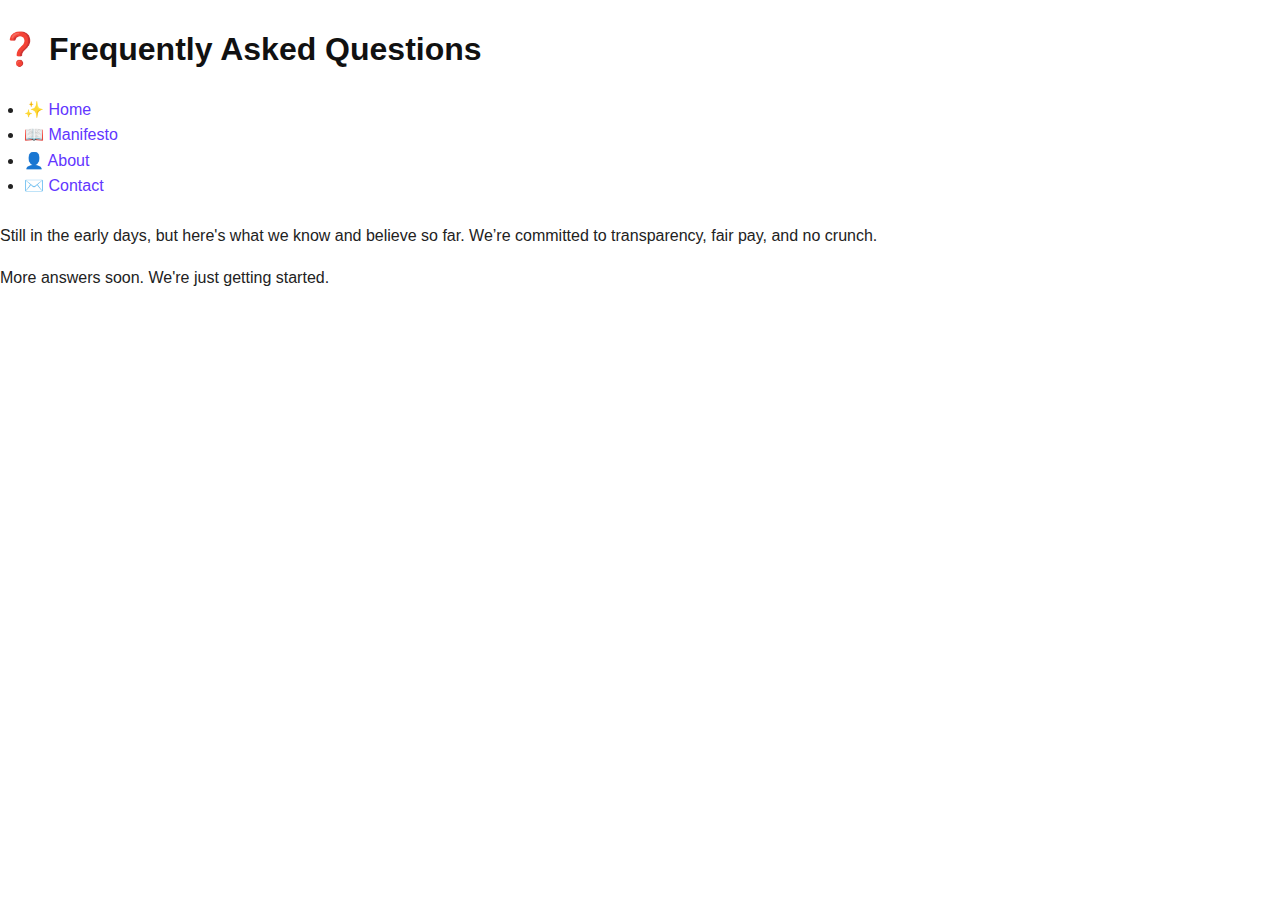
<file: faq.html>
<!DOCTYPE html>
<html lang="en">
<head>
  <meta charset="UTF-8" />
  <meta name="viewport" content="width=device-width, initial-scale=1.0" />
  <title>FAQ - Fair Play Collective</title>
  <link rel="stylesheet" href="style.css" />
</head>
<body>
  <header>
    <h1>❓ Frequently Asked Questions</h1>
    <nav>
      <ul>
        <li><a href="index.html">✨ Home</a></li>
        <li><a href="manifesto.html">📖 Manifesto</a></li>
        <li><a href="about.html">👤 About</a></li>
        <li><a href="contact.html">✉️ Contact</a></li>
      </ul>
    </nav>
  </header>
  <main>
    <section>
      <p>Still in the early days, but here's what we know and believe so far. We’re committed to transparency, fair pay, and no crunch.</p>
    </section>
  </main>
  <footer>
    <p>More answers soon. We're just getting started.</p>
  </footer>
</body>
</html>
</file>
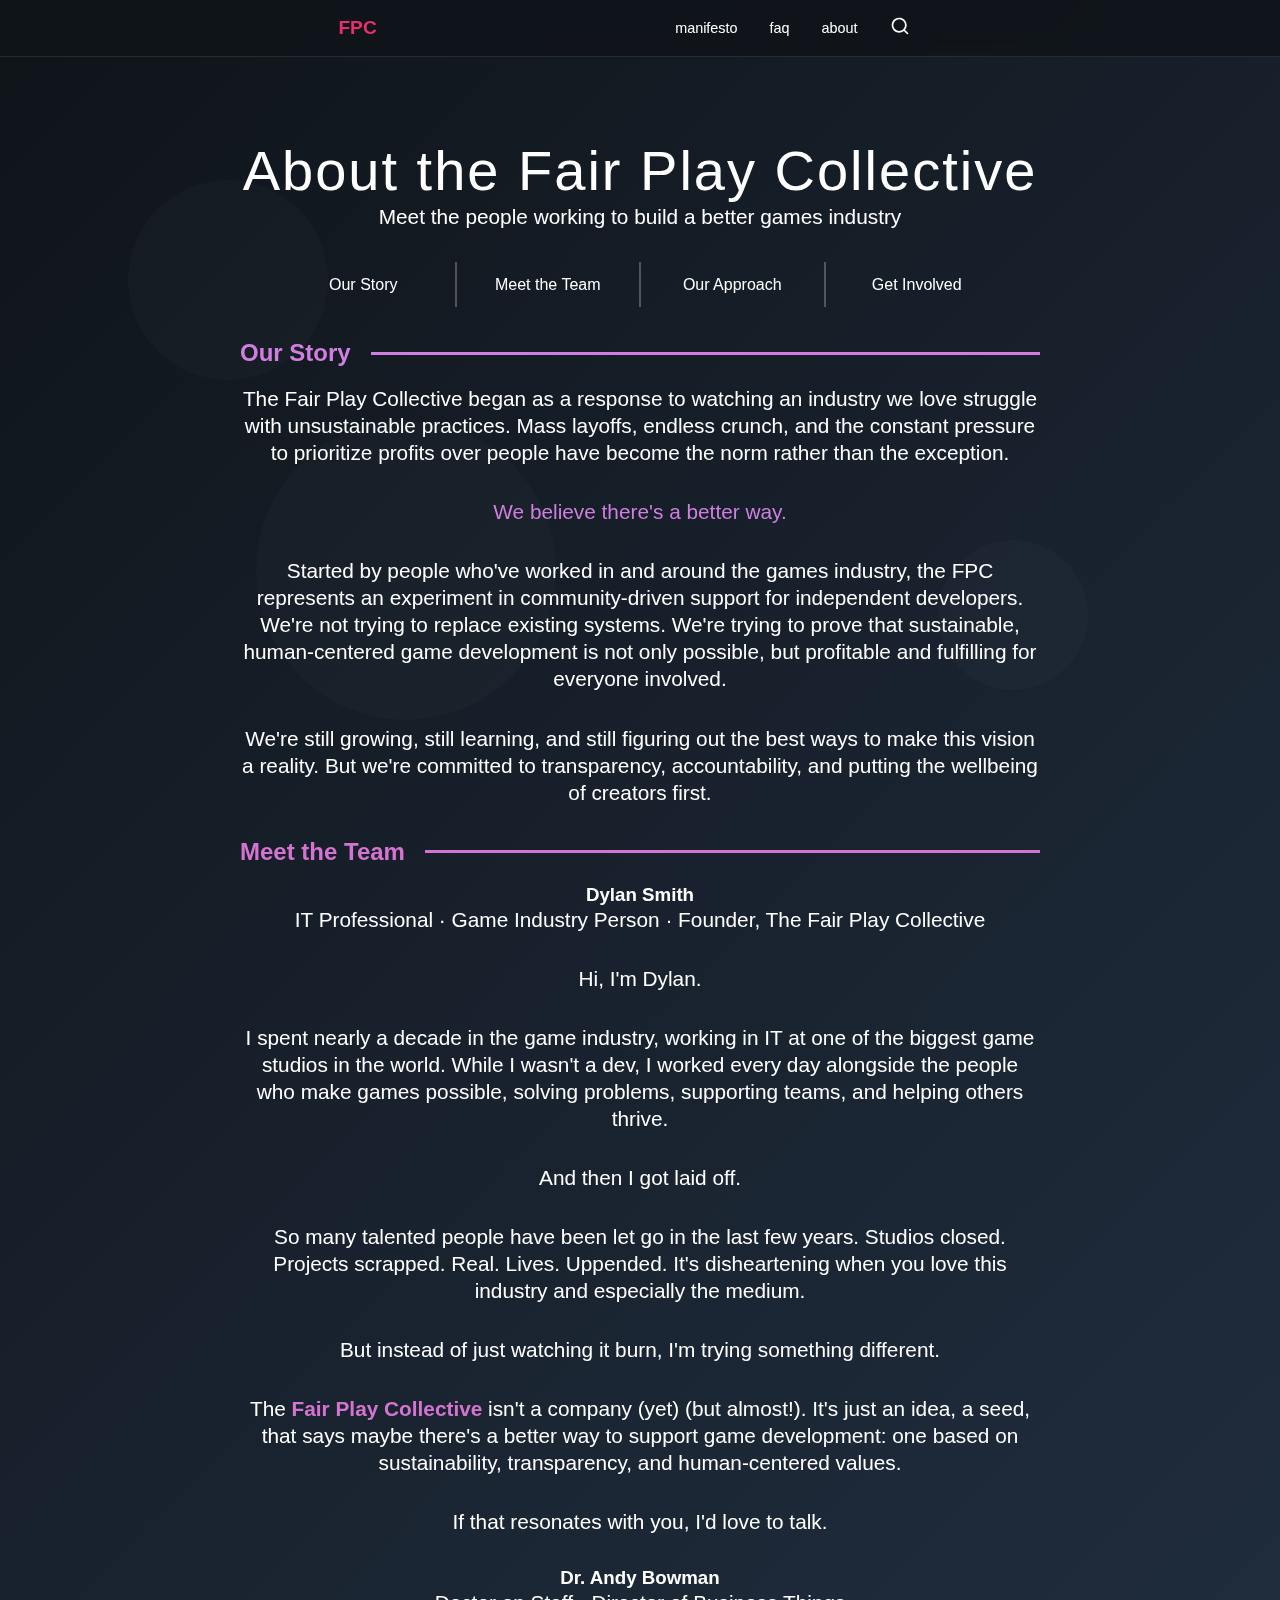
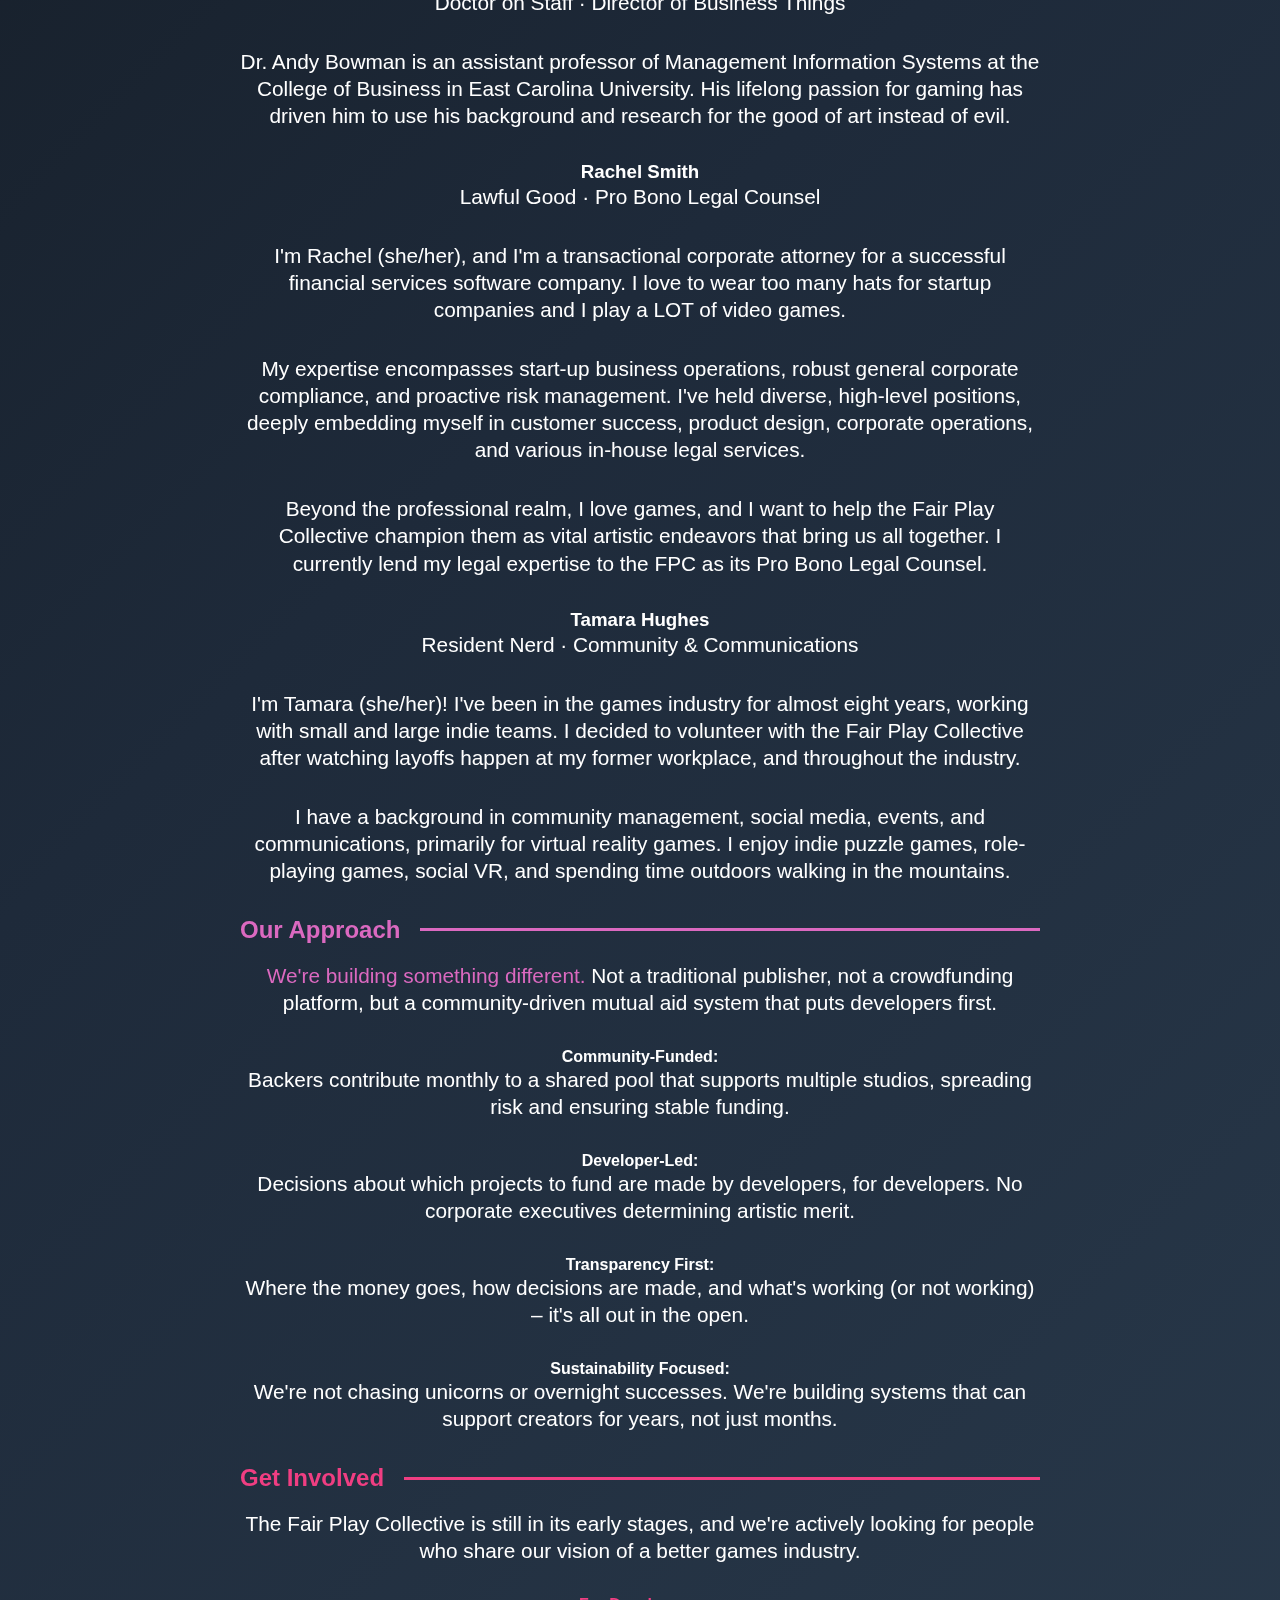
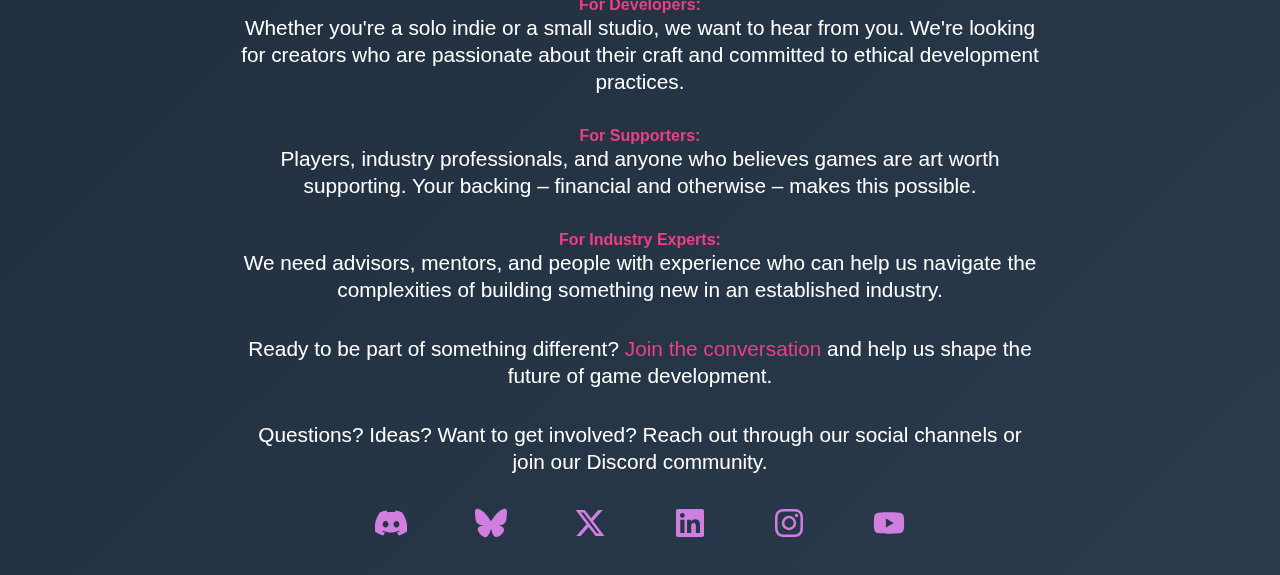
<file: fpc_about.html>
<!DOCTYPE html>
<html lang="en">
<head>
    <meta charset="UTF-8">
    <meta name="viewport" content="width=device-width, initial-scale=1.0">
    <title>Fair Play Collective - About Us</title>
    <link rel="stylesheet" type="text/css" href="modernstyle.css">
    <link href="/assets/icons" rel="stylesheet"> <!-- Load all styles -->
    <script async src="https://subscribe-forms.beehiiv.com/embed.js"></script>
</head>

<body>
    <!-- Animated background decoration -->
    <div class="bg-decoration">
        <div class="bg-shape"></div>
        <div class="bg-shape"></div>
        <div class="bg-shape"></div>
    </div>

    <!-- Fixed header navigation -->
    <header>
        <nav>
            <a href="fpc_website.html" class="logo">FPC</a>
            <ul class="nav-links">
                <li><a href="fpc_websiteManifesto.html">manifesto</a></li>
                <li><a href="fpc_faq.html">faq</a></li>
                <li><a href="fpc_about.html">about</a></li>
                <li>
                    <!-- Search icon SVG -->
                    <svg class="search-icon" fill="currentColor" viewBox="0 0 24 24">
                        <path d="M21.71,20.29,18,16.61A9,9,0,1,0,16.61,18l3.68,3.68a1,1,0,0,0,1.42,0A1,1,0,0,0,21.71,20.29ZM11,18a7,7,0,1,1,7-7A7,7,0,0,1,11,18Z"/>
                    </svg>
                </li>
            </ul>
        </nav>
    </header>

    <!-- Main content area -->
    <main>
        <!-- About page hero section -->
        <section id="about-hero" class="hero" style="margin-top: 8em;">
            <h1>About the Fair Play Collective</h1>
            <p>Meet the people working to build a better games industry</p>
            
            <!-- Navigation bar for about page sections -->
            <nav class="section-bar" aria-label="About page sections">
                <a href="#our-story">Our Story</a>
                <a href="#meet-the-team">Meet the Team</a>
                <a href="#our-approach">Our Approach</a>
                <a href="#get-involved">Get Involved</a>
            </nav>

            <!-- Our Story Section -->
            <div class="content-block" id="our-story">
                <h2 class="linerPurp">
                    <span class="purpleSpan"><strong>Our Story</strong></span>
                </h2>
                <br>
                <p>The Fair Play Collective began as a response to watching an industry we love struggle with unsustainable practices. Mass layoffs, endless crunch, and the constant pressure to prioritize profits over people have become the norm rather than the exception.</p>
                <p><span class="purpleSpan">We believe there's a better way.</span></p>
                <p>Started by people who've worked in and around the games industry, the FPC represents an experiment in community-driven support for independent developers. We're not trying to replace existing systems. We're trying to prove that sustainable, human-centered game development is not only possible, but profitable and fulfilling for everyone involved.</p>
                <p>We're still growing, still learning, and still figuring out the best ways to make this vision a reality. But we're committed to transparency, accountability, and putting the wellbeing of creators first.</p>
            </div>

            <!-- Meet the Team Section -->
            <div class="content-block" id="meet-the-team">
                <h2 class="linerPink2">
                    <span class="ptpspan2"><strong>Meet the Team</strong></span>
                </h2>
                <br>
                
                <!-- Team Member: Dylan Smith -->
                <div class="team-member">
                    <div class="member-header">
                        <h3>Dylan Smith</h3>
                        <p class="member-title">IT Professional · Game Industry Person · Founder, The Fair Play Collective</p>
                    </div>
                    <div class="member-bio">
                        <p>Hi, I'm Dylan.</p>
                        <p>I spent nearly a decade in the game industry, working in IT at one of the biggest game studios in the world. While I wasn't a dev, I worked every day alongside the people who make games possible, solving problems, supporting teams, and helping others thrive.</p>
                        <p>And then I got laid off.</p>
                        <p>So many talented people have been let go in the last few years. Studios closed. Projects scrapped. Real. Lives. Uppended. It's disheartening when you love this industry and especially the medium.</p>
                        <p>But instead of just watching it burn, I'm trying something different.</p>
                        <p>The <span class="ptpspan2"><strong>Fair Play Collective</strong></span> isn't a company (yet) (but almost!). It's just an idea, a seed, that says maybe there's a better way to support game development: one based on sustainability, transparency, and human-centered values.</p>
                        <p>If that resonates with you, I'd love to talk.</p>
                    </div>
                </div>

                <!-- Team Member: Dr. Andy Bowman -->
                <div class="team-member">
                    <div class="member-header">
                        <h3>Dr. Andy Bowman</h3>
                        <p class="member-title">Doctor on Staff · Director of Business Things</p>
                    </div>
                    <div class="member-bio">
                        <p>Dr. Andy Bowman is an assistant professor of Management Information Systems at the College of Business in East Carolina University. His lifelong passion for gaming has driven him to use his background and research for the good of art instead of evil.</p>
                    </div>
                </div>

                <!-- Team Member: Rachel Smith -->
                <div class="team-member">
                    <div class="member-header">
                        <h3>Rachel Smith</h3>
                        <p class="member-title">Lawful Good · Pro Bono Legal Counsel</p>
                    </div>
                    <div class="member-bio">
                        <p>I'm Rachel (she/her), and I'm a transactional corporate attorney for a successful financial services software company. I love to wear too many hats for startup companies and I play a LOT of video games.</p>
                        <p>My expertise encompasses start-up business operations, robust general corporate compliance, and proactive risk management. I've held diverse, high-level positions, deeply embedding myself in customer success, product design, corporate operations, and various in-house legal services.</p>
                        <p>Beyond the professional realm, I love games, and I want to help the Fair Play Collective champion them as vital artistic endeavors that bring us all together. I currently lend my legal expertise to the FPC as its Pro Bono Legal Counsel.</p>
                    </div>
                </div>

                <!-- Team Member: Tamara Hughes -->
                <div class="team-member">
                    <div class="member-header">
                        <h3>Tamara Hughes</h3>
                        <p class="member-title">Resident Nerd · Community & Communications</p>
                    </div>
                    <div class="member-bio">
                        <p>I'm Tamara (she/her)! I've been in the games industry for almost eight years, working with small and large indie teams. I decided to volunteer with the Fair Play Collective after watching layoffs happen at my former workplace, and throughout the industry.</p>
                        <p>I have a background in community management, social media, events, and communications, primarily for virtual reality games. I enjoy indie puzzle games, role-playing games, social VR, and spending time outdoors walking in the mountains.</p>
                    </div>
                </div>
            </div>

            <!-- Our Approach Section -->
            <div class="content-block" id="our-approach">
                <h2 class="linerPink3">
                    <span class="ptpspan3"><strong>Our Approach</strong></span>
                </h2>
                <br>
                <p><span class="ptpspan3">We're building something different.</span> Not a traditional publisher, not a crowdfunding platform, but a community-driven mutual aid system that puts developers first.</p>
                
                <div class="approach-principles">
                    <div class="principle-item">
                        <h4><strong>Community-Funded:</strong></h4>
                        <p>Backers contribute monthly to a shared pool that supports multiple studios, spreading risk and ensuring stable funding.</p>
                    </div>
                    
                    <div class="principle-item">
                        <h4><strong>Developer-Led:</strong></h4>
                        <p>Decisions about which projects to fund are made by developers, for developers. No corporate executives determining artistic merit.</p>
                    </div>
                    
                    <div class="principle-item">
                        <h4><strong>Transparency First:</strong></h4>
                        <p>Where the money goes, how decisions are made, and what's working (or not working) – it's all out in the open.</p>
                    </div>
                    
                    <div class="principle-item">
                        <h4><strong>Sustainability Focused:</strong></h4>
                        <p>We're not chasing unicorns or overnight successes. We're building systems that can support creators for years, not just months.</p>
                    </div>
                </div>
            </div>

            <!-- Get Involved Section -->
            <div class="content-block" id="get-involved">
                <h2 class="linerPink">
                    <span class="pinkSpan"><strong>Get Involved</strong></span>
                </h2>
                <br>
                <p>The Fair Play Collective is still in its early stages, and we're actively looking for people who share our vision of a better games industry.</p>
                
                <div class="involvement-options">
                    <div class="involvement-item">
                        <h4><span class="pinkSpan">For Developers:</span></h4>
                        <p>Whether you're a solo indie or a small studio, we want to hear from you. We're looking for creators who are passionate about their craft and committed to ethical development practices.</p>
                    </div>
                    
                    <div class="involvement-item">
                        <h4><span class="pinkSpan">For Supporters:</span></h4>
                        <p>Players, industry professionals, and anyone who believes games are art worth supporting. Your backing – financial and otherwise – makes this possible.</p>
                    </div>
                    
                    <div class="involvement-item">
                        <h4><span class="pinkSpan">For Industry Experts:</span></h4>
                        <p>We need advisors, mentors, and people with experience who can help us navigate the complexities of building something new in an established industry.</p>
                    </div>
                </div>
                
                <p>Ready to be part of something different? <span class="pinkSpan">Join the conversation</span> and help us shape the future of game development.</p>
            </div>

            <!-- Contact Information -->
            <div class="contact-info">
                <p>Questions? Ideas? Want to get involved? Reach out through our social channels or join our Discord community.</p>
                
                <!-- Social media links section (reusing from main page) -->
                <div class="socials-element">
                    <!-- Discord -->
                    <a href="https://discord.gg/NkGJAKnxvy" target="_blank" aria-label="Discord">
                        <svg xmlns="http://www.w3.org/2000/svg" viewBox="0 0 576 512" width="2em" height="2em" color="rgb(208, 127, 224)">
                            <path fill="currentColor" d="M492.5 69.8c-.2-.3-.4-.6-.8-.7-38.1-17.5-78.4-30-119.7-37.1-.4-.1-.8 0-1.1 .1s-.6 .4-.8 .8c-5.5 9.9-10.5 20.2-14.9 30.6-44.6-6.8-89.9-6.8-134.4 0-4.5-10.5-9.5-20.7-15.1-30.6-.2-.3-.5-.6-.8-.8s-.7-.2-1.1-.2c-41.3 7.1-81.6 19.6-119.7 37.1-.3 .1-.6 .4-.8 .7-76.2 113.8-97.1 224.9-86.9 334.5 0 .3 .1 .5 .2 .8s.3 .4 .5 .6c44.4 32.9 94 58 146.8 74.2 .4 .1 .8 .1 1.1 0s.7-.4 .9-.7c11.3-15.4 21.4-31.8 30-48.8 .1-.2 .2-.5 .2-.8s0-.5-.1-.8-.2-.5-.4-.6-.4-.3-.7-.4c-15.8-6.1-31.2-13.4-45.9-21.9-.3-.2-.5-.4-.7-.6s-.3-.6-.3-.9 0-.6 .2-.9 .3-.5 .6-.7c3.1-2.3 6.2-4.7 9.1-7.1 .3-.2 .6-.4 .9-.4s.7 0 1 .1c96.2 43.9 200.4 43.9 295.5 0 .3-.1 .7-.2 1-.2s.7 .2 .9 .4c2.9 2.4 6 4.9 9.1 7.2 .2 .2 .4 .4 .6 .7s.2 .6 .2 .9-.1 .6-.3 .9-.4 .5-.6 .6c-14.7 8.6-30 15.9-45.9 21.8-.2 .1-.5 .2-.7 .4s-.3 .4-.4 .7-.1 .5-.1 .8 .1 .5 .2 .8c8.8 17 18.8 33.3 30 48.8 .2 .3 .6 .6 .9 .7s.8 .1 1.1 0c52.9-16.2 102.6-41.3 147.1-74.2 .2-.2 .4-.4 .5-.6s.2-.5 .2-.8c12.3-126.8-20.5-236.9-86.9-334.5zm-302 267.7c-29 0-52.8-26.6-52.8-59.2s23.4-59.2 52.8-59.2c29.7 0 53.3 26.8 52.8 59.2 0 32.7-23.4 59.2-52.8 59.2zm195.4 0c-29 0-52.8-26.6-52.8-59.2s23.4-59.2 52.8-59.2c29.7 0 53.3 26.8 52.8 59.2 0 32.7-23.2 59.2-52.8 59.2z"/>
                        </svg>
                    </a>
                    
                    <!-- Bluesky -->
                    <a href="https://bsky.app/profile/fairplaycollective.org" target="_blank" aria-label="Bluesky">
                        <svg xmlns="http://www.w3.org/2000/svg" viewBox="0 0 576 512" width="2em" height="2em" color="rgb(208, 127, 224)">
                            <path fill="currentColor" d="M407.8 294.7c-3.3-.4-6.7-.8-10-1.3 3.4 .4 6.7 .9 10 1.3zM288 227.1C261.9 176.4 190.9 81.9 124.9 35.3 61.6-9.4 37.5-1.7 21.6 5.5 3.3 13.8 0 41.9 0 58.4S9.1 194 15 213.9c19.5 65.7 89.1 87.9 153.2 80.7 3.3-.5 6.6-.9 10-1.4-3.3 .5-6.6 1-10 1.4-93.9 14-177.3 48.2-67.9 169.9 120.3 124.6 164.8-26.7 187.7-103.4 22.9 76.7 49.2 222.5 185.6 103.4 102.4-103.4 28.1-156-65.8-169.9-3.3-.4-6.7-.8-10-1.3 3.4 .4 6.7 .9 10 1.3 64.1 7.1 133.6-15.1 153.2-80.7 5.9-19.9 15-138.9 15-155.5s-3.3-44.7-21.6-52.9c-15.8-7.1-40-14.9-103.2 29.8-66.1 46.6-137.1 141.1-163.2 191.8z"/>	
                        </svg>
                    </a>
                    
                    <!-- X (Twitter) -->
                    <a href="https://x.com/f_p_collective" target="_blank" aria-label="X (Twitter)">
                        <svg xmlns="http://www.w3.org/2000/svg" viewBox="0 0 448 512" width="2em" height="2em" color="rgb(208, 127, 224)">
                            <path fill="currentColor" d="M357.2 48L427.8 48 273.6 224.2 455 464 313 464 201.7 318.6 74.5 464 3.8 464 168.7 275.5-5.2 48 140.4 48 240.9 180.9 357.2 48zM332.4 421.8l39.1 0-252.4-333.8-42 0 255.3 333.8z"/>
                        </svg>
                    </a>
                    
                    <!-- LinkedIn -->
                    <a href="https://www.linkedin.com/company/the-fair-play-collective" target="_blank" aria-label="LinkedIn">
                        <svg xmlns="http://www.w3.org/2000/svg" viewBox="0 0 448 512" width="2em" height="2em" color="rgb(208, 127, 224)">
                            <path fill="currentColor" d="M416 32L31.9 32C14.3 32 0 46.5 0 64.3L0 447.7C0 465.5 14.3 480 31.9 480L416 480c17.6 0 32-14.5 32-32.3l0-383.4C448 46.5 433.6 32 416 32zM135.4 416l-66.4 0 0-213.8 66.5 0 0 213.8-.1 0zM102.2 96a38.5 38.5 0 1 1 0 77 38.5 38.5 0 1 1 0-77zM384.3 416l-66.4 0 0-104c0-24.8-.5-56.7-34.5-56.7-34.6 0-39.9 27-39.9 54.9l0 105.8-66.4 0 0-213.8 63.7 0 0 29.2 .9 0c8.9-16.8 30.6-34.5 62.9-34.5 67.2 0 79.7 44.3 79.7 101.9l0 117.2z"/>
                        </svg>
                    </a>
                    
                    <!-- Instagram -->
                    <a href="https://www.instagram.com/fair_play_collective/" target="_blank" aria-label="Instagram">
                        <svg xmlns="http://www.w3.org/2000/svg" viewBox="0 0 448 512" width="2em" height="2em" color="rgb(208, 127, 224)">
                            <path fill="currentColor" d="M224.3 141a115 115 0 1 0 -.6 230 115 115 0 1 0 .6-230zm-.6 40.4a74.6 74.6 0 1 1 .6 149.2 74.6 74.6 0 1 1 -.6-149.2zm93.4-45.1a26.8 26.8 0 1 1 53.6 0 26.8 26.8 0 1 1 -53.6 0zm129.7 27.2c-1.7-35.9-9.9-67.7-36.2-93.9-26.2-26.2-58-34.4-93.9-36.2-37-2.1-147.9-2.1-184.9 0-35.8 1.7-67.6 9.9-93.9 36.1s-34.4 58-36.2 93.9c-2.1 37-2.1 147.9 0 184.9 1.7 35.9 9.9 67.7 36.2 93.9s58 34.4 93.9 36.2c37 2.1 147.9 2.1 184.9 0 35.9-1.7 67.7-9.9 93.9-36.2 26.2-26.2 34.4-58 36.2-93.9 2.1-37 2.1-147.8 0-184.8zM399 388c-7.8 19.6-22.9 34.7-42.6 42.6-29.5 11.7-99.5 9-132.1 9s-102.7 2.6-132.1-9c-19.6-7.8-34.7-22.9-42.6-42.6-11.7-29.5-9-99.5-9-132.1s-2.6-102.7 9-132.1c7.8-19.6 22.9-34.7 42.6-42.6 29.5-11.7 99.5-9 132.1-9s102.7-2.6 132.1 9c19.6 7.8 34.7 22.9 42.6 42.6 11.7 29.5 9 99.5 9 132.1s2.7 102.7-9 132.1z"/>
                        </svg>
                    </a>
                    
                    <!-- YouTube -->
                    <a href="https://www.youtube.com/@Fairplaycollective-games" target="_blank" aria-label="YouTube">
                        <svg xmlns="http://www.w3.org/2000/svg" viewBox="0 0 576 512" width="2em" height="2em" color="rgb(208, 127, 224)">
                            <path fill="currentColor" d="M549.7 124.1C543.5 100.4 524.9 81.8 501.4 75.5 458.9 64 288.1 64 288.1 64S117.3 64 74.7 75.5C51.2 81.8 32.7 100.4 26.4 124.1 15 167 15 256.4 15 256.4s0 89.4 11.4 132.3c6.3 23.6 24.8 41.5 48.3 47.8 42.6 11.5 213.4 11.5 213.4 11.5s170.8 0 213.4-11.5c23.5-6.3 42-24.2 48.3-47.8 11.4-42.9 11.4-132.3 11.4-132.3s0-89.4-11.4-132.3zM232.2 337.6l0-162.4 142.7 81.2-142.7 81.2z"/>
                        </svg>
                    </a>	
                </div>
            </div>
        </section>
    </main>

    <!-- JavaScript for page functionality -->
    <script>
        // Function to show/hide different page sections (placeholder for consistency)
        function showSection(sectionName) {
            console.log('Showing section:', sectionName);
            // This could redirect to other pages or show hidden content
        }

        // Handle logo click to return to main page
        document.querySelector('.logo').addEventListener('click', function(e) {
            e.preventDefault();
            window.location.href = 'fpc_website.html';
        });

        // Placeholder functionality for search and settings icons
        document.querySelector('.search-icon').addEventListener('click', function() {
            alert('Search functionality coming soon!');
        });

        document.querySelector('.settings-icon').addEventListener('click', function() {
            alert('Settings panel coming soon!');
        });
        
        // Smooth scrolling for section navigation
        document.querySelectorAll('.section-bar a').forEach(link => {
            link.addEventListener('click', function(e) {
                e.preventDefault();
                const targetId = this.getAttribute('href');
                const targetElement = document.querySelector(targetId);
                if (targetElement) {
                    targetElement.scrollIntoView({ 
                        behavior: 'smooth',
                        block: 'start'
                    });
                }
            });
        });
    </script>
</body>
</html>
</file>
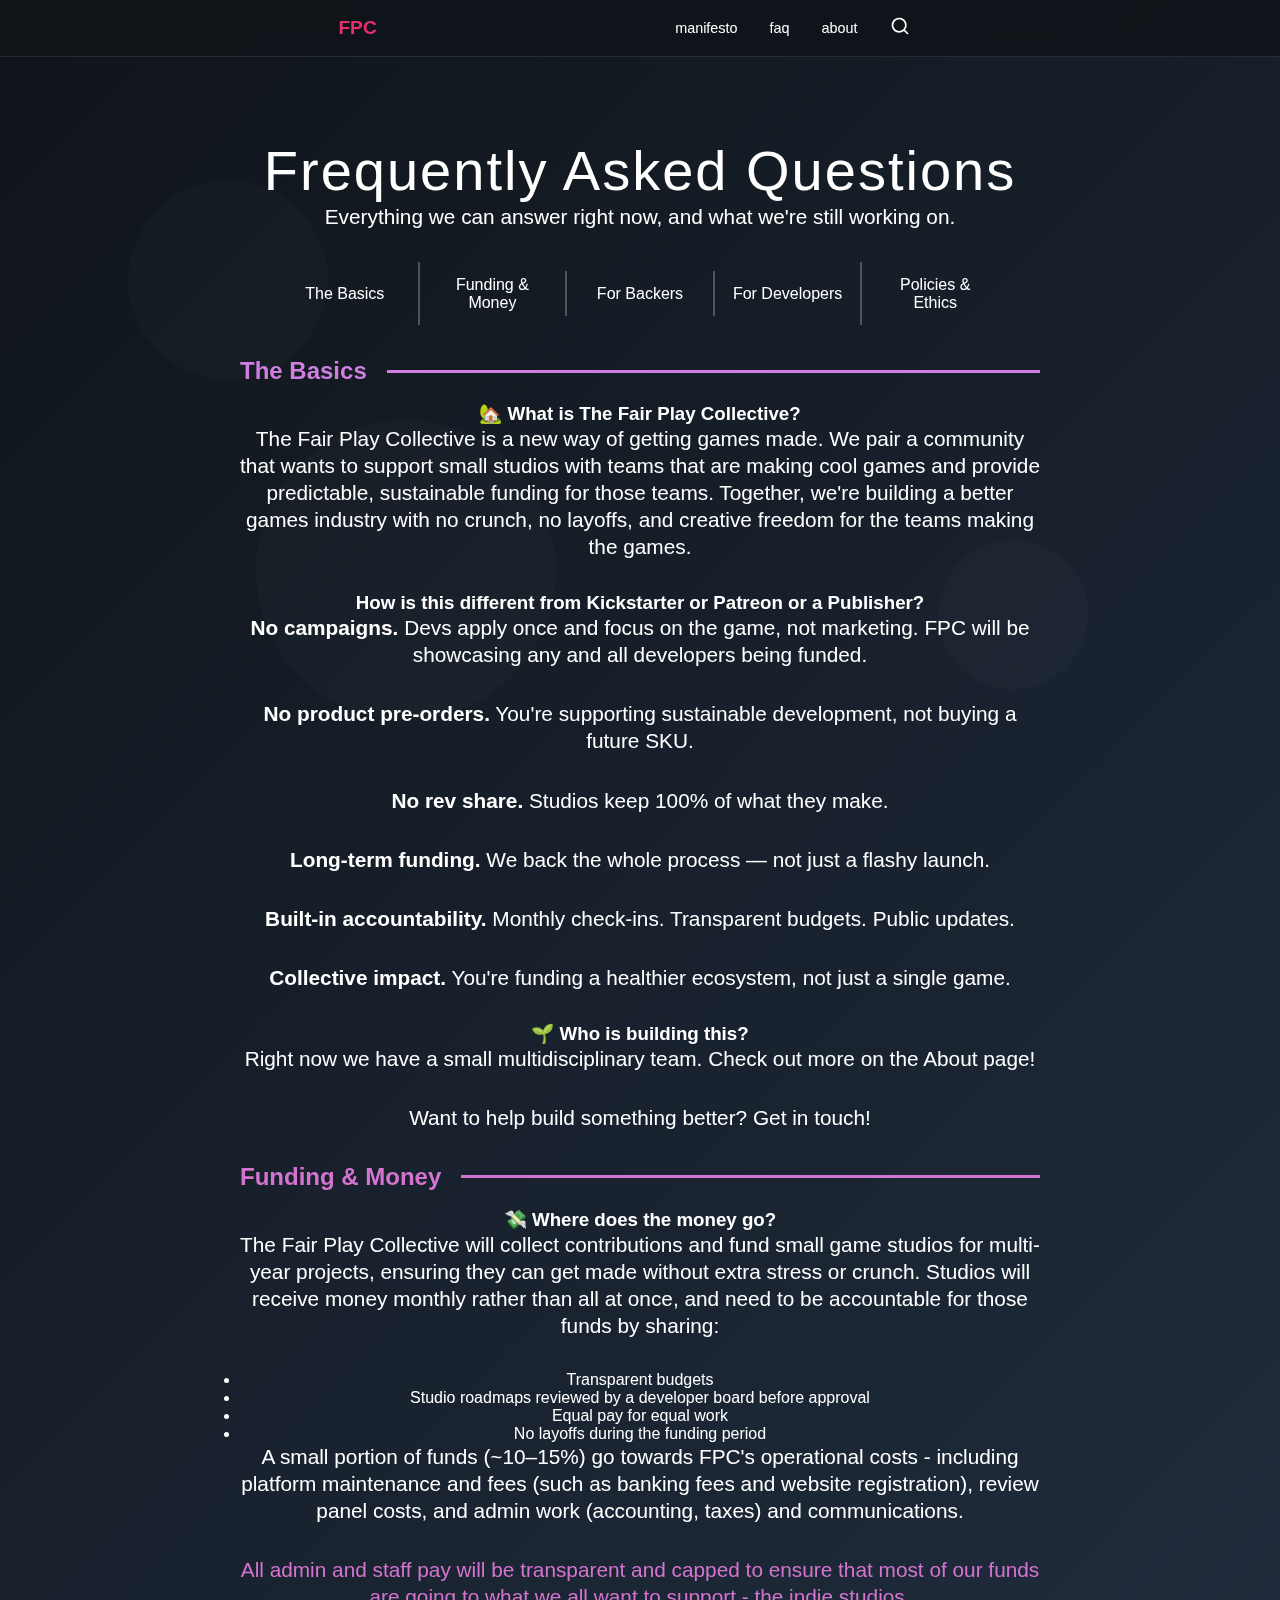
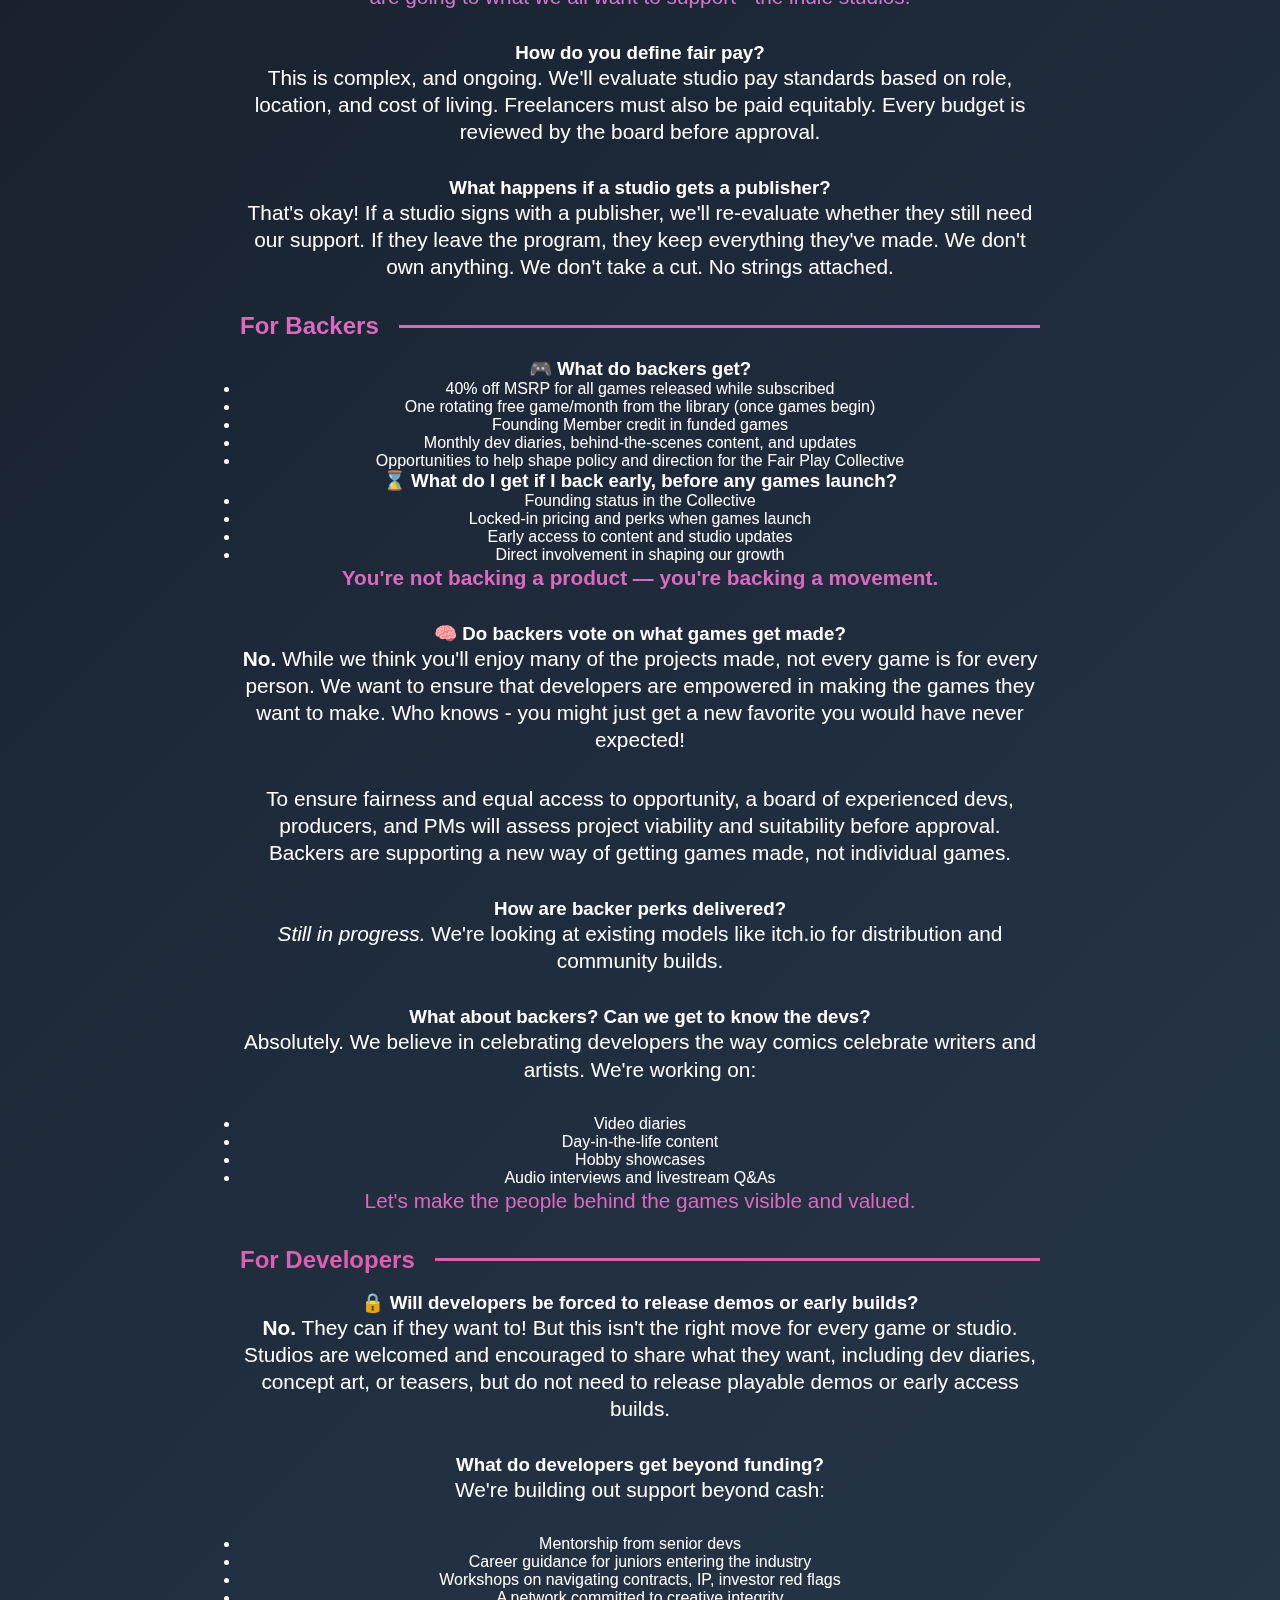
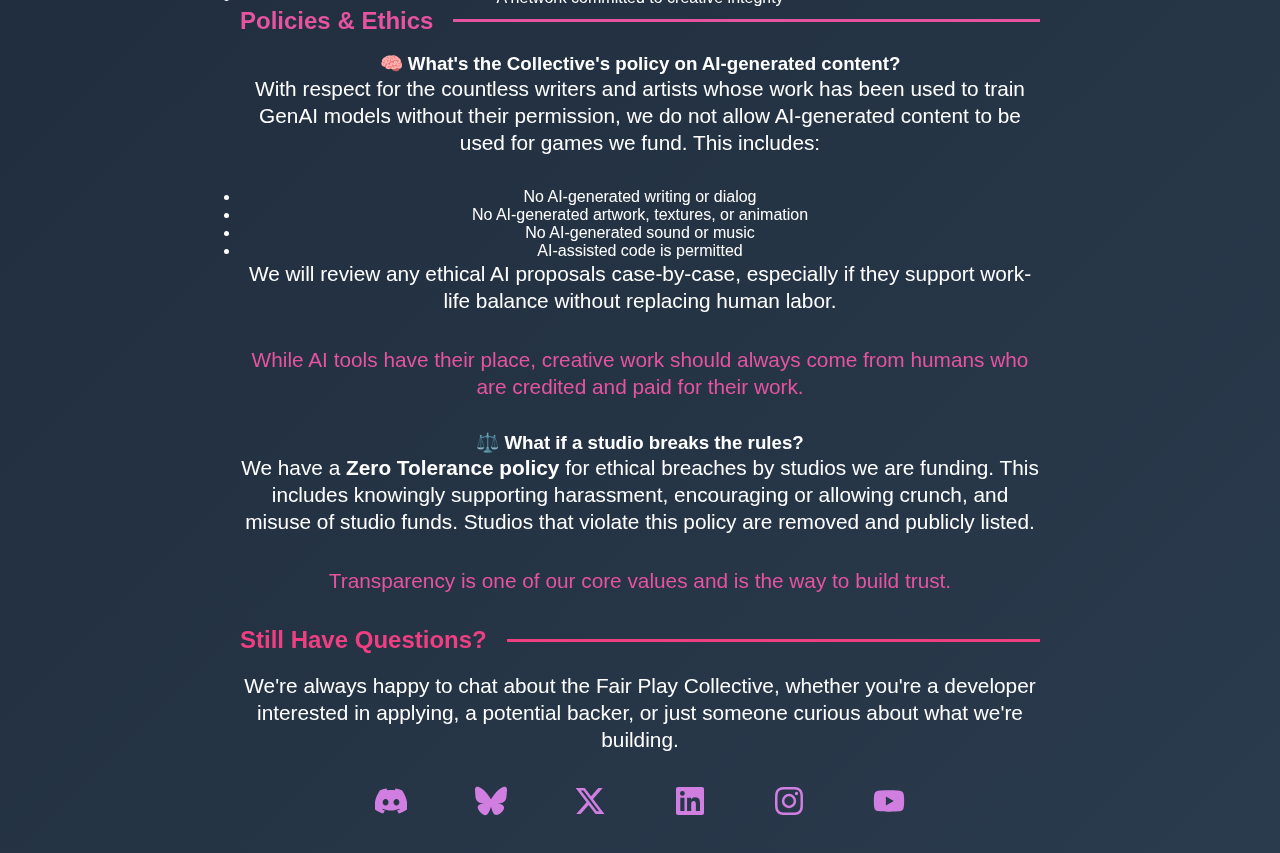
<file: fpc_faq.html>
<!DOCTYPE html>
<html lang="en">
<head>
    <meta charset="UTF-8">
    <meta name="viewport" content="width=device-width, initial-scale=1.0">
    <title>Fair Play Collective - Frequently Asked Questions</title>
    <link rel="stylesheet" type="text/css" href="modernstyle.css">
    <link href="/assets/icons" rel="stylesheet"> <!-- Load all styles -->
    <script async src="https://subscribe-forms.beehiiv.com/embed.js"></script>
</head>

<body>
    <!-- Animated background decoration -->
    <div class="bg-decoration">
        <div class="bg-shape"></div>
        <div class="bg-shape"></div>
        <div class="bg-shape"></div>
    </div>

    <!-- Fixed header navigation -->
    <header>
        <nav>
            <a href="fpc_website.html" class="logo">FPC</a>
            <ul class="nav-links">
                <li><a href="fpc_websiteManifesto.html">manifesto</a></li>
                <li><a href="fpc_faq.html">faq</a></li>
                <li><a href="fpc_about.html">about</a></li>
                <li>
                    <!-- Search icon SVG -->
                    <svg class="search-icon" fill="currentColor" viewBox="0 0 24 24">
                        <path d="M21.71,20.29,18,16.61A9,9,0,1,0,16.61,18l3.68,3.68a1,1,0,0,0,1.42,0A1,1,0,0,0,21.71,20.29ZM11,18a7,7,0,1,1,7-7A7,7,0,0,1,11,18Z"/>
                    </svg>
                </li>
            </ul>
        </nav>
    </header>

    <!-- Main content area -->
    <main>
        <!-- FAQ hero section -->
        <section id="faq-hero" class="hero" style="margin-top: 8em;">
            <h1>Frequently Asked Questions</h1>
            <p>Everything we can answer right now, and what we're still working on.</p>
            
            <!-- Navigation bar for FAQ sections -->
            <nav class="section-bar" aria-label="FAQ sections">
                <a href="#basics">The Basics</a>
                <a href="#funding">Funding & Money</a>
                <a href="#for-backers">For Backers</a>
                <a href="#for-developers">For Developers</a>
                <a href="#policies">Policies & Ethics</a>
            </nav>

            <!-- The Basics Section -->
            <div class="content-block" id="basics">
                <h2 class="linerPurp">
                    <span class="purpleSpan"><strong>The Basics</strong></span>
                </h2>
                <br>
                
                <div class="faq-item">
                    <h3>🏡 What is The Fair Play Collective?</h3>
                    <p>The Fair Play Collective is a new way of getting games made. We pair a community that wants to support small studios with teams that are making cool games and provide predictable, sustainable funding for those teams. Together, we're building a better games industry with no crunch, no layoffs, and creative freedom for the teams making the games.</p>
                </div>

                <div class="faq-item">
                    <h3>How is this different from Kickstarter or Patreon or a Publisher?</h3>
                    <div class="comparison-list">
                        <p><strong>No campaigns.</strong> Devs apply once and focus on the game, not marketing. FPC will be showcasing any and all developers being funded.</p>
                        <p><strong>No product pre-orders.</strong> You're supporting sustainable development, not buying a future SKU.</p>
                        <p><strong>No rev share.</strong> Studios keep 100% of what they make.</p>
                        <p><strong>Long-term funding.</strong> We back the whole process — not just a flashy launch.</p>
                        <p><strong>Built-in accountability.</strong> Monthly check-ins. Transparent budgets. Public updates.</p>
                        <p><strong>Collective impact.</strong> You're funding a healthier ecosystem, not just a single game.</p>
                    </div>
                </div>

                <div class="faq-item">
                    <h3>🌱 Who is building this?</h3>
                    <p>Right now we have a small multidisciplinary team. Check out more on the About page!</p>
                    <p>Want to help build something better? Get in touch!</p>
                </div>
            </div>

            <!-- Funding & Money Section -->
            <div class="content-block" id="funding">
                <h2 class="linerPink2">
                    <span class="ptpspan2"><strong>Funding & Money</strong></span>
                </h2>
                <br>

                <div class="faq-item">
                    <h3>💸 Where does the money go?</h3>
                    <p>The Fair Play Collective will collect contributions and fund small game studios for multi-year projects, ensuring they can get made without extra stress or crunch. Studios will receive money monthly rather than all at once, and need to be accountable for those funds by sharing:</p>
                    <ul class="accountability-list">
                        <li>Transparent budgets</li>
                        <li>Studio roadmaps reviewed by a developer board before approval</li>
                        <li>Equal pay for equal work</li>
                        <li>No layoffs during the funding period</li>
                    </ul>
                    <p>A small portion of funds (~10–15%) go towards FPC's operational costs - including platform maintenance and fees (such as banking fees and website registration), review panel costs, and admin work (accounting, taxes) and communications.</p>
                    <p><span class="ptpspan2">All admin and staff pay will be transparent and capped to ensure that most of our funds are going to what we all want to support - the indie studios.</span></p>
                </div>

                <div class="faq-item">
                    <h3>How do you define fair pay?</h3>
                    <p>This is complex, and ongoing. We'll evaluate studio pay standards based on role, location, and cost of living. Freelancers must also be paid equitably. Every budget is reviewed by the board before approval.</p>
                </div>

                <div class="faq-item">
                    <h3>What happens if a studio gets a publisher?</h3>
                    <p>That's okay! If a studio signs with a publisher, we'll re-evaluate whether they still need our support. If they leave the program, they keep everything they've made. We don't own anything. We don't take a cut. No strings attached.</p>
                </div>
            </div>

            <!-- For Backers Section -->
            <div class="content-block" id="for-backers">
                <h2 class="linerPink3">
                    <span class="ptpspan3"><strong>For Backers</strong></span>
                </h2>
                <br>

                <div class="faq-item">
                    <h3>🎮 What do backers get?</h3>
                    <ul class="benefits-list">
                        <li>40% off MSRP for all games released while subscribed</li>
                        <li>One rotating free game/month from the library (once games begin)</li>
                        <li>Founding Member credit in funded games</li>
                        <li>Monthly dev diaries, behind-the-scenes content, and updates</li>
                        <li>Opportunities to help shape policy and direction for the Fair Play Collective</li>
                    </ul>
                </div>

                <div class="faq-item">
                    <h3>⌛ What do I get if I back early, before any games launch?</h3>
                    <ul class="early-backer-list">
                        <li>Founding status in the Collective</li>
                        <li>Locked-in pricing and perks when games launch</li>
                        <li>Early access to content and studio updates</li>
                        <li>Direct involvement in shaping our growth</li>
                    </ul>
                    <p><span class="ptpspan3"><strong>You're not backing a product — you're backing a movement.</strong></span></p>
                </div>

                <div class="faq-item">
                    <h3>🧠 Do backers vote on what games get made?</h3>
                    <p><strong>No.</strong> While we think you'll enjoy many of the projects made, not every game is for every person. We want to ensure that developers are empowered in making the games they want to make. Who knows - you might just get a new favorite you would have never expected!</p>
                    <p>To ensure fairness and equal access to opportunity, a board of experienced devs, producers, and PMs will assess project viability and suitability before approval. Backers are supporting a new way of getting games made, not individual games.</p>
                </div>

                <div class="faq-item">
                    <h3>How are backer perks delivered?</h3>
                    <p><em>Still in progress.</em> We're looking at existing models like itch.io for distribution and community builds.</p>
                </div>

                <div class="faq-item">
                    <h3>What about backers? Can we get to know the devs?</h3>
                    <p>Absolutely. We believe in celebrating developers the way comics celebrate writers and artists. We're working on:</p>
                    <ul class="community-features">
                        <li>Video diaries</li>
                        <li>Day-in-the-life content</li>
                        <li>Hobby showcases</li>
                        <li>Audio interviews and livestream Q&As</li>
                    </ul>
                    <p><span class="ptpspan3">Let's make the people behind the games visible and valued.</span></p>
                </div>
            </div>

            <!-- For Developers Section -->
            <div class="content-block" id="for-developers">
                <h2 class="linerPink4">
                    <span class="ptpspan4"><strong>For Developers</strong></span>
                </h2>
                <br>

                <div class="faq-item">
                    <h3>🔒 Will developers be forced to release demos or early builds?</h3>
                    <p><strong>No.</strong> They can if they want to! But this isn't the right move for every game or studio. Studios are welcomed and encouraged to share what they want, including dev diaries, concept art, or teasers, but do not need to release playable demos or early access builds.</p>
                </div>

                <div class="faq-item">
                    <h3>What do developers get beyond funding?</h3>
                    <p>We're building out support beyond cash:</p>
                    <ul class="developer-support">
                        <li>Mentorship from senior devs</li>
                        <li>Career guidance for juniors entering the industry</li>
                        <li>Workshops on navigating contracts, IP, investor red flags</li>
                        <li>A network committed to creative integrity</li>
                    </ul>
                </div>
            </div>

            <!-- Policies & Ethics Section -->
            <div class="content-block" id="policies">
                <h2 class="linerPink5">
                    <span class="ptpspan5"><strong>Policies & Ethics</strong></span>
                </h2>
                <br>

                <div class="faq-item">
                    <h3>🧠 What's the Collective's policy on AI-generated content?</h3>
                    <p>With respect for the countless writers and artists whose work has been used to train GenAI models without their permission, we do not allow AI-generated content to be used for games we fund. This includes:</p>
                    <ul class="ai-restrictions">
                        <li>No AI-generated writing or dialog</li>
                        <li>No AI-generated artwork, textures, or animation</li>
                        <li>No AI-generated sound or music</li>
                        <li>AI-assisted code is permitted</li>
                    </ul>
                    <p>We will review any ethical AI proposals case-by-case, especially if they support work-life balance without replacing human labor.</p>
                    <p><span class="ptpspan5">While AI tools have their place, creative work should always come from humans who are credited and paid for their work.</span></p>
                </div>

                <div class="faq-item">
                    <h3>⚖️ What if a studio breaks the rules?</h3>
                    <p>We have a <strong>Zero Tolerance policy</strong> for ethical breaches by studios we are funding. This includes knowingly supporting harassment, encouraging or allowing crunch, and misuse of studio funds. Studios that violate this policy are removed and publicly listed.</p>
                    <p><span class="ptpspan5">Transparency is one of our core values and is the way to build trust.</span></p>
                </div>
            </div>

            <!-- Still Have Questions Section -->
            <div class="content-block" id="more-questions">
                <h2 class="linerPink">
                    <span class="pinkSpan"><strong>Still Have Questions?</strong></span>
                </h2>
                <br>
                <p>We're always happy to chat about the Fair Play Collective, whether you're a developer interested in applying, a potential backer, or just someone curious about what we're building.</p>

                <!-- Social media links -->
                <div class="socials-element">
                    <!-- Discord -->
                    <a href="https://discord.gg/NkGJAKnxvy" target="_blank" aria-label="Discord">
                        <svg xmlns="http://www.w3.org/2000/svg" viewBox="0 0 576 512" width="2em" height="2em" color="rgb(208, 127, 224)">
                            <path fill="currentColor" d="M492.5 69.8c-.2-.3-.4-.6-.8-.7-38.1-17.5-78.4-30-119.7-37.1-.4-.1-.8 0-1.1 .1s-.6 .4-.8 .8c-5.5 9.9-10.5 20.2-14.9 30.6-44.6-6.8-89.9-6.8-134.4 0-4.5-10.5-9.5-20.7-15.1-30.6-.2-.3-.5-.6-.8-.8s-.7-.2-1.1-.2c-41.3 7.1-81.6 19.6-119.7 37.1-.3 .1-.6 .4-.8 .7-76.2 113.8-97.1 224.9-86.9 334.5 0 .3 .1 .5 .2 .8s.3 .4 .5 .6c44.4 32.9 94 58 146.8 74.2 .4 .1 .8 .1 1.1 0s.7-.4 .9-.7c11.3-15.4 21.4-31.8 30-48.8 .1-.2 .2-.5 .2-.8s0-.5-.1-.8-.2-.5-.4-.6-.4-.3-.7-.4c-15.8-6.1-31.2-13.4-45.9-21.9-.3-.2-.5-.4-.7-.6s-.3-.6-.3-.9 0-.6 .2-.9 .3-.5 .6-.7c3.1-2.3 6.2-4.7 9.1-7.1 .3-.2 .6-.4 .9-.4s.7 0 1 .1c96.2 43.9 200.4 43.9 295.5 0 .3-.1 .7-.2 1-.2s.7 .2 .9 .4c2.9 2.4 6 4.9 9.1 7.2 .2 .2 .4 .4 .6 .7s.2 .6 .2 .9-.1 .6-.3 .9-.4 .5-.6 .6c-14.7 8.6-30 15.9-45.9 21.8-.2 .1-.5 .2-.7 .4s-.3 .4-.4 .7-.1 .5-.1 .8 .1 .5 .2 .8c8.8 17 18.8 33.3 30 48.8 .2 .3 .6 .6 .9 .7s.8 .1 1.1 0c52.9-16.2 102.6-41.3 147.1-74.2 .2-.2 .4-.4 .5-.6s.2-.5 .2-.8c12.3-126.8-20.5-236.9-86.9-334.5zm-302 267.7c-29 0-52.8-26.6-52.8-59.2s23.4-59.2 52.8-59.2c29.7 0 53.3 26.8 52.8 59.2 0 32.7-23.4 59.2-52.8 59.2zm195.4 0c-29 0-52.8-26.6-52.8-59.2s23.4-59.2 52.8-59.2c29.7 0 53.3 26.8 52.8 59.2 0 32.7-23.2 59.2-52.8 59.2z"/>
                        </svg>
                    </a>
                    
                    <!-- Bluesky -->
                    <a href="https://bsky.app/profile/fairplaycollective.org" target="_blank" aria-label="Bluesky">
                        <svg xmlns="http://www.w3.org/2000/svg" viewBox="0 0 576 512" width="2em" height="2em" color="rgb(208, 127, 224)">
                            <path fill="currentColor" d="M407.8 294.7c-3.3-.4-6.7-.8-10-1.3 3.4 .4 6.7 .9 10 1.3zM288 227.1C261.9 176.4 190.9 81.9 124.9 35.3 61.6-9.4 37.5-1.7 21.6 5.5 3.3 13.8 0 41.9 0 58.4S9.1 194 15 213.9c19.5 65.7 89.1 87.9 153.2 80.7 3.3-.5 6.6-.9 10-1.4-3.3 .5-6.6 1-10 1.4-93.9 14-177.3 48.2-67.9 169.9 120.3 124.6 164.8-26.7 187.7-103.4 22.9 76.7 49.2 222.5 185.6 103.4 102.4-103.4 28.1-156-65.8-169.9-3.3-.4-6.7-.8-10-1.3 3.4 .4 6.7 .9 10 1.3 64.1 7.1 133.6-15.1 153.2-80.7 5.9-19.9 15-138.9 15-155.5s-3.3-44.7-21.6-52.9c-15.8-7.1-40-14.9-103.2 29.8-66.1 46.6-137.1 141.1-163.2 191.8z"/>	
                        </svg>
                    </a>
                    
                    <!-- X (Twitter) -->
                    <a href="https://x.com/f_p_collective" target="_blank" aria-label="X (Twitter)">
                        <svg xmlns="http://www.w3.org/2000/svg" viewBox="0 0 448 512" width="2em" height="2em" color="rgb(208, 127, 224)">
                            <path fill="currentColor" d="M357.2 48L427.8 48 273.6 224.2 455 464 313 464 201.7 318.6 74.5 464 3.8 464 168.7 275.5-5.2 48 140.4 48 240.9 180.9 357.2 48zM332.4 421.8l39.1 0-252.4-333.8-42 0 255.3 333.8z"/>
                        </svg>
                    </a>
                    
                    <!-- LinkedIn -->
                    <a href="https://www.linkedin.com/company/the-fair-play-collective" target="_blank" aria-label="LinkedIn">
                        <svg xmlns="http://www.w3.org/2000/svg" viewBox="0 0 448 512" width="2em" height="2em" color="rgb(208, 127, 224)">
                            <path fill="currentColor" d="M416 32L31.9 32C14.3 32 0 46.5 0 64.3L0 447.7C0 465.5 14.3 480 31.9 480L416 480c17.6 0 32-14.5 32-32.3l0-383.4C448 46.5 433.6 32 416 32zM135.4 416l-66.4 0 0-213.8 66.5 0 0 213.8-.1 0zM102.2 96a38.5 38.5 0 1 1 0 77 38.5 38.5 0 1 1 0-77zM384.3 416l-66.4 0 0-104c0-24.8-.5-56.7-34.5-56.7-34.6 0-39.9 27-39.9 54.9l0 105.8-66.4 0 0-213.8 63.7 0 0 29.2 .9 0c8.9-16.8 30.6-34.5 62.9-34.5 67.2 0 79.7 44.3 79.7 101.9l0 117.2z"/>
                        </svg>
                    </a>
                    
                    <!-- Instagram -->
                    <a href="https://www.instagram.com/fair_play_collective/" target="_blank" aria-label="Instagram">
                        <svg xmlns="http://www.w3.org/2000/svg" viewBox="0 0 448 512" width="2em" height="2em" color="rgb(208, 127, 224)">
                            <path fill="currentColor" d="M224.3 141a115 115 0 1 0 -.6 230 115 115 0 1 0 .6-230zm-.6 40.4a74.6 74.6 0 1 1 .6 149.2 74.6 74.6 0 1 1 -.6-149.2zm93.4-45.1a26.8 26.8 0 1 1 53.6 0 26.8 26.8 0 1 1 -53.6 0zm129.7 27.2c-1.7-35.9-9.9-67.7-36.2-93.9-26.2-26.2-58-34.4-93.9-36.2-37-2.1-147.9-2.1-184.9 0-35.8 1.7-67.6 9.9-93.9 36.1s-34.4 58-36.2 93.9c-2.1 37-2.1 147.9 0 184.9 1.7 35.9 9.9 67.7 36.2 93.9s58 34.4 93.9 36.2c37 2.1 147.9 2.1 184.9 0 35.9-1.7 67.7-9.9 93.9-36.2 26.2-26.2 34.4-58 36.2-93.9 2.1-37 2.1-147.8 0-184.8zM399 388c-7.8 19.6-22.9 34.7-42.6 42.6-29.5 11.7-99.5 9-132.1 9s-102.7 2.6-132.1-9c-19.6-7.8-34.7-22.9-42.6-42.6-11.7-29.5-9-99.5-9-132.1s-2.6-102.7 9-132.1c7.8-19.6 22.9-34.7 42.6-42.6 29.5-11.7 99.5-9 132.1-9s102.7-2.6 132.1 9c19.6 7.8 34.7 22.9 42.6 42.6 11.7 29.5 9 99.5 9 132.1s2.7 102.7-9 132.1z"/>
                        </svg>
                    </a>
                    
                    <!-- YouTube -->
                    <a href="https://www.youtube.com/@Fairplaycollective-games" target="_blank" aria-label="YouTube">
                        <svg xmlns="http://www.w3.org/2000/svg" viewBox="0 0 576 512" width="2em" height="2em" color="rgb(208, 127, 224)">
                            <path fill="currentColor" d="M549.7 124.1C543.5 100.4 524.9 81.8 501.4 75.5 458.9 64 288.1 64 288.1 64S117.3 64 74.7 75.5C51.2 81.8 32.7 100.4 26.4 124.1 15 167 15 256.4 15 256.4s0 89.4 11.4 132.3c6.3 23.6 24.8 41.5 48.3 47.8 42.6 11.5 213.4 11.5 213.4 11.5s170.8 0 213.4-11.5c23.5-6.3 42-24.2 48.3-47.8 11.4-42.9 11.4-132.3 11.4-132.3s0-89.4-11.4-132.3zM232.2 337.6l0-162.4 142.7 81.2-142.7 81.2z"/>
                        </svg>
                    </a>	
                </div>
            </div>
        </section>
    </main>

    <!-- JavaScript for page functionality -->
    <script>
        // Function to show/hide different page sections (placeholder for consistency)
        function showSection(sectionName) {
            console.log('Showing section:', sectionName);
            // This could redirect to other pages or show hidden content
        }

        // Handle logo click to return to main page
        document.querySelector('.logo').addEventListener('click', function(e) {
            e.preventDefault();
            window.location.href = 'fpc_website.html';
        });

        // Placeholder functionality for search and settings icons
        document.querySelector('.search-icon').addEventListener('click', function() {
            alert('Search functionality coming soon!');
        });

        document.querySelector('.settings-icon').addEventListener('click', function() {
            alert('Settings panel coming soon!');
        });
        
        // Smooth scrolling for section navigation
        document.querySelectorAll('.section-bar a').forEach(link => {
            link.addEventListener('click', function(e) {
                e.preventDefault();
                const targetId = this.getAttribute('href');
                const targetElement = document.querySelector(targetId);
                if (targetElement) {
                    targetElement.scrollIntoView({ 
                        behavior: 'smooth',
                        block: 'start'
                    });
                }
            });
        });

        // Add collapsible functionality to FAQ items (optional enhancement)
        document.querySelectorAll('.faq-item h3').forEach(question => {
            question.style.cursor = 'pointer';
            question.addEventListener('click', function() {
                const faqItem = this.parentElement;
                faqItem.classList.toggle('expanded');
            });
        });
    </script>
</body>
</html>
</file>
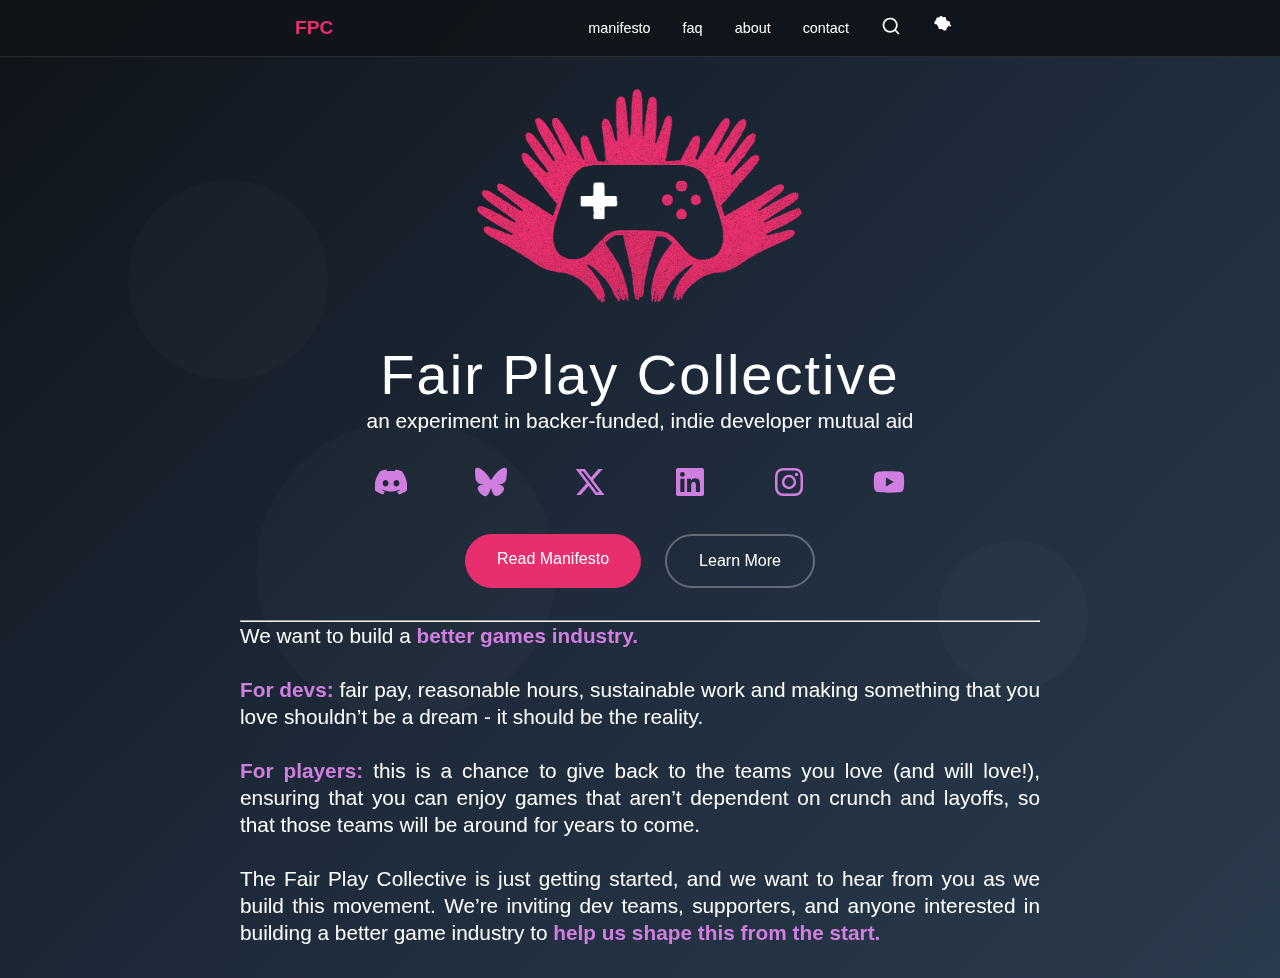
<file: fpc_website.html>
<!DOCTYPE html>
<html lang="en">
<head>
    <meta charset="UTF-8">
    <meta name="viewport" content="width=device-width, initial-scale=1.0">
    <title>Fair Play Collective</title>
	<link rel="stylesheet" type="text/css" href="modernstyle.css">
	<link href="/assets/icons" rel="stylesheet"> <!--load all styles -->
	
	
    <style>
      
    </style>
</head>
<body>
    <div class="bg-decoration">
        <div class="bg-shape">
		</div>
        <div class="bg-shape">
		</div>
        <div class="bg-shape">
        </div>
    </div>

    <header>
        <nav>
		
            <a href="#home" class="logo">FPC</a>
            <ul class="nav-links">
                <li><a href="#manifesto" onclick="showSection('manifesto')">manifesto</a></li>
                <li><a href="#faq" onclick="showSection('faq')">faq</a></li>
                <li><a href="#about" onclick="showSection('about')">about</a></li>
                <li><a href="#contact" onclick="showSection('contact')">contact</a></li>
                <li>
                    <svg class="search-icon" fill="currentColor" viewBox="0 0 24 24">
                        <path d="M21.71,20.29,18,16.61A9,9,0,1,0,16.61,18l3.68,3.68a1,1,0,0,0,1.42,0A1,1,0,0,0,21.71,20.29ZM11,18a7,7,0,1,1,7-7A7,7,0,0,1,11,18Z"/>
                    </svg>
                </li>
                <li>
                    <svg class="settings-icon" fill="currentColor" viewBox="0 0 24 24">
                        <path d="M12,8a4,4,0,1,0,4,4A4,4,0,0,0,12,8Zm0,6a2,2,0,1,1,2-2A2,2,0,0,1,12,14Z"/>
                        <path d="M21.94,11.34,20.35,9.75l.15-2.23a1,1,0,0,0-.8-1.05L17.46,6l-1.64-1.64L15.34,2.1a1,1,0,0,0-1.05-.8L12.06,1.47,10.47,0a1,1,0,0,0-1.41,0L7.47,1.59,5.24,1.74a1,1,0,0,0-1.05.8L3.72,4.78,2.08,6.42l-.47,2.23a1,1,0,0,0,.8,1.05l2.24.47L6.29,12.81,6.82,15a1,1,0,0,0,1.05.8l2.23-.47L12.69,17l2.23.47a1,1,0,0,0,1.05-.8L16.44,14.4l1.64-1.64.47-2.23A1,1,0,0,0,21.94,11.34Z"/>
                    </svg>
                </li>
            </ul>
        </nav>
    </header>

    <main>
        <section id="home" class="hero">
		
		
            <div class="logo-container">
                <div class="main-logo">
				<img src="assets/images/FPCL2.png" alt="FPC Logo" width="350px">
                </div>
            </div>
            <h1>Fair Play Collective</h1>
            <p align="center">an experiment in backer-funded, indie developer mutual aid</p>
			
			<div class = "socials-element">
			<!-- Discord Icon -->
				<a href="https://discord.gg/NkGJAKnxvy" target="_blank">
				<svg xmlns="http://www.w3.org/2000/svg" viewBox="0 0 576 512" width= 2em height= 2em color= "rgb(208, 127, 224)"><!--! Font Awesome Free 7.0.1 by @fontawesome - https://fontawesome.com License - https://fontawesome.com/license/free (Icons: CC BY 4.0, Fonts: SIL OFL 1.1, Code: MIT License) Copyright 2025 Fonticons, Inc. --><path fill="currentColor" d="M492.5 69.8c-.2-.3-.4-.6-.8-.7-38.1-17.5-78.4-30-119.7-37.1-.4-.1-.8 0-1.1 .1s-.6 .4-.8 .8c-5.5 9.9-10.5 20.2-14.9 30.6-44.6-6.8-89.9-6.8-134.4 0-4.5-10.5-9.5-20.7-15.1-30.6-.2-.3-.5-.6-.8-.8s-.7-.2-1.1-.2c-41.3 7.1-81.6 19.6-119.7 37.1-.3 .1-.6 .4-.8 .7-76.2 113.8-97.1 224.9-86.9 334.5 0 .3 .1 .5 .2 .8s.3 .4 .5 .6c44.4 32.9 94 58 146.8 74.2 .4 .1 .8 .1 1.1 0s.7-.4 .9-.7c11.3-15.4 21.4-31.8 30-48.8 .1-.2 .2-.5 .2-.8s0-.5-.1-.8-.2-.5-.4-.6-.4-.3-.7-.4c-15.8-6.1-31.2-13.4-45.9-21.9-.3-.2-.5-.4-.7-.6s-.3-.6-.3-.9 0-.6 .2-.9 .3-.5 .6-.7c3.1-2.3 6.2-4.7 9.1-7.1 .3-.2 .6-.4 .9-.4s.7 0 1 .1c96.2 43.9 200.4 43.9 295.5 0 .3-.1 .7-.2 1-.2s.7 .2 .9 .4c2.9 2.4 6 4.9 9.1 7.2 .2 .2 .4 .4 .6 .7s.2 .6 .2 .9-.1 .6-.3 .9-.4 .5-.6 .6c-14.7 8.6-30 15.9-45.9 21.8-.2 .1-.5 .2-.7 .4s-.3 .4-.4 .7-.1 .5-.1 .8 .1 .5 .2 .8c8.8 17 18.8 33.3 30 48.8 .2 .3 .6 .6 .9 .7s.8 .1 1.1 0c52.9-16.2 102.6-41.3 147.1-74.2 .2-.2 .4-.4 .5-.6s.2-.5 .2-.8c12.3-126.8-20.5-236.9-86.9-334.5zm-302 267.7c-29 0-52.8-26.6-52.8-59.2s23.4-59.2 52.8-59.2c29.7 0 53.3 26.8 52.8 59.2 0 32.7-23.4 59.2-52.8 59.2zm195.4 0c-29 0-52.8-26.6-52.8-59.2s23.4-59.2 52.8-59.2c29.7 0 53.3 26.8 52.8 59.2 0 32.7-23.2 59.2-52.8 59.2z"/>
				</svg>
				</a>
			
			<!-- Bluesky Icon -->
				<a href="https://bsky.app/profile/fairplaycollective.org" target="_blank">
				<svg xmlns="http://www.w3.org/2000/svg" viewBox="0 0 576 512" width= 2em height= 2em color= "rgb(208, 127, 224)"><!--! Font Awesome Free 7.0.1 by @fontawesome - https://fontawesome.com License - https://fontawesome.com/license/free (Icons: CC BY 4.0, Fonts: SIL OFL 1.1, Code: MIT License) Copyright 2025 Fonticons, Inc. --><path fill="currentColor" d="M407.8 294.7c-3.3-.4-6.7-.8-10-1.3 3.4 .4 6.7 .9 10 1.3zM288 227.1C261.9 176.4 190.9 81.9 124.9 35.3 61.6-9.4 37.5-1.7 21.6 5.5 3.3 13.8 0 41.9 0 58.4S9.1 194 15 213.9c19.5 65.7 89.1 87.9 153.2 80.7 3.3-.5 6.6-.9 10-1.4-3.3 .5-6.6 1-10 1.4-93.9 14-177.3 48.2-67.9 169.9 120.3 124.6 164.8-26.7 187.7-103.4 22.9 76.7 49.2 222.5 185.6 103.4 102.4-103.4 28.1-156-65.8-169.9-3.3-.4-6.7-.8-10-1.3 3.4 .4 6.7 .9 10 1.3 64.1 7.1 133.6-15.1 153.2-80.7 5.9-19.9 15-138.9 15-155.5s-3.3-44.7-21.6-52.9c-15.8-7.1-40-14.9-103.2 29.8-66.1 46.6-137.1 141.1-163.2 191.8z"/>	
				</svg>
				</a>
			<!-- X Icon -->
				<a href="https://x.com/f_p_collective" target="_blank">
				<svg xmlns="http://www.w3.org/2000/svg" viewBox="0 0 448 512" width= 2em height= 2em color= "rgb(208, 127, 224)"><!--! Font Awesome Free 7.0.1 by @fontawesome - https://fontawesome.com License - https://fontawesome.com/license/free (Icons: CC BY 4.0, Fonts: SIL OFL 1.1, Code: MIT License) Copyright 2025 Fonticons, Inc. --><path fill="currentColor" d="M357.2 48L427.8 48 273.6 224.2 455 464 313 464 201.7 318.6 74.5 464 3.8 464 168.7 275.5-5.2 48 140.4 48 240.9 180.9 357.2 48zM332.4 421.8l39.1 0-252.4-333.8-42 0 255.3 333.8z"/>
				</svg>
				</a>
				
			<!-- LinkedIn Icon -->
				<a href="https://www.linkedin.com/company/the-fair-play-collective" target="_blank">
				<svg xmlns="http://www.w3.org/2000/svg" viewBox="0 0 448 512" width= 2em height= 2em color= "rgb(208, 127, 224)"><!--! Font Awesome Free 7.0.1 by @fontawesome - https://fontawesome.com License - https://fontawesome.com/license/free (Icons: CC BY 4.0, Fonts: SIL OFL 1.1, Code: MIT License) Copyright 2025 Fonticons, Inc. --><path fill="currentColor" d="M416 32L31.9 32C14.3 32 0 46.5 0 64.3L0 447.7C0 465.5 14.3 480 31.9 480L416 480c17.6 0 32-14.5 32-32.3l0-383.4C448 46.5 433.6 32 416 32zM135.4 416l-66.4 0 0-213.8 66.5 0 0 213.8-.1 0zM102.2 96a38.5 38.5 0 1 1 0 77 38.5 38.5 0 1 1 0-77zM384.3 416l-66.4 0 0-104c0-24.8-.5-56.7-34.5-56.7-34.6 0-39.9 27-39.9 54.9l0 105.8-66.4 0 0-213.8 63.7 0 0 29.2 .9 0c8.9-16.8 30.6-34.5 62.9-34.5 67.2 0 79.7 44.3 79.7 101.9l0 117.2z"/>
				</svg>
				</a>
				
			<!-- Instagram Icon -->
				<a href="https://www.instagram.com/fair_play_collective/" target="_blank">
				<svg xmlns="http://www.w3.org/2000/svg" viewBox="0 0 448 512" width= 2em height= 2em color= "rgb(208, 127, 224)"><!--! Font Awesome Free 7.0.1 by @fontawesome - https://fontawesome.com License - https://fontawesome.com/license/free (Icons: CC BY 4.0, Fonts: SIL OFL 1.1, Code: MIT License) Copyright 2025 Fonticons, Inc. --><path fill="currentColor" d="M224.3 141a115 115 0 1 0 -.6 230 115 115 0 1 0 .6-230zm-.6 40.4a74.6 74.6 0 1 1 .6 149.2 74.6 74.6 0 1 1 -.6-149.2zm93.4-45.1a26.8 26.8 0 1 1 53.6 0 26.8 26.8 0 1 1 -53.6 0zm129.7 27.2c-1.7-35.9-9.9-67.7-36.2-93.9-26.2-26.2-58-34.4-93.9-36.2-37-2.1-147.9-2.1-184.9 0-35.8 1.7-67.6 9.9-93.9 36.1s-34.4 58-36.2 93.9c-2.1 37-2.1 147.9 0 184.9 1.7 35.9 9.9 67.7 36.2 93.9s58 34.4 93.9 36.2c37 2.1 147.9 2.1 184.9 0 35.9-1.7 67.7-9.9 93.9-36.2 26.2-26.2 34.4-58 36.2-93.9 2.1-37 2.1-147.8 0-184.8zM399 388c-7.8 19.6-22.9 34.7-42.6 42.6-29.5 11.7-99.5 9-132.1 9s-102.7 2.6-132.1-9c-19.6-7.8-34.7-22.9-42.6-42.6-11.7-29.5-9-99.5-9-132.1s-2.6-102.7 9-132.1c7.8-19.6 22.9-34.7 42.6-42.6 29.5-11.7 99.5-9 132.1-9s102.7-2.6 132.1 9c19.6 7.8 34.7 22.9 42.6 42.6 11.7 29.5 9 99.5 9 132.1s2.7 102.7-9 132.1z"/>
				</svg>
				</a>
				
			<!-- Youtube Icon -->
				<a href="https://www.youtube.com/@Fairplaycollective-games" target="_blank">
				<svg xmlns="http://www.w3.org/2000/svg" viewBox="0 0 576 512" width= 2em height= 2em color= "rgb(208, 127, 224)"><!--! Font Awesome Free 7.0.1 by @fontawesome - https://fontawesome.com License - https://fontawesome.com/license/free (Icons: CC BY 4.0, Fonts: SIL OFL 1.1, Code: MIT License) Copyright 2025 Fonticons, Inc. --><path fill="currentColor" d="M549.7 124.1C543.5 100.4 524.9 81.8 501.4 75.5 458.9 64 288.1 64 288.1 64S117.3 64 74.7 75.5C51.2 81.8 32.7 100.4 26.4 124.1 15 167 15 256.4 15 256.4s0 89.4 11.4 132.3c6.3 23.6 24.8 41.5 48.3 47.8 42.6 11.5 213.4 11.5 213.4 11.5s170.8 0 213.4-11.5c23.5-6.3 42-24.2 48.3-47.8 11.4-42.9 11.4-132.3 11.4-132.3s0-89.4-11.4-132.3zM232.2 337.6l0-162.4 142.7 81.2-142.7 81.2z"/>
				</svg>
				</a>	
			</div>
			
            <div class="cta-buttons">
                <a href="#manifesto" class="btn btn-primary" onclick="showSection('manifesto')">Read Manifesto</a>
                <div class="btn btn-secondary" onclick="scrollToDiv()">Learn More</a>
            </div>
            <script>
        function scrolldiv() {
            window
                .scrollTo(0, findPosition(document.getElementById("home-text-element-light")));
        }
        function findPosition(obj) {
            let currenttop = 0;
            if (obj.offsetParent) {
                do {
                    currenttop += obj.offsetTop;
                } while ((obj = obj.offsetParent));
                return [currenttop];
            }
        }
    </script>
			</div>
			<hr>
		
		<div class = "home-text-element-light">
		
		<p align="justify">We want to build a <span style= "color: rgba(208, 127, 224)"><strong>better games industry.</strong></span>
			<br>
			<br>
			<span style= "color:rgba(208, 127, 224)"><strong>For devs:</strong></span> fair pay, reasonable hours, sustainable work and making something that you love shouldn’t be a dream - it should be the reality.
			<br>
			<br>
			<span style= "color:rgba(208, 127, 224)"><strong>For players:</strong></span> this is a chance to give back to the teams you love (and will love!), ensuring that you can enjoy games that aren’t dependent on crunch and layoffs, so that those teams will be around for years to come.
			<br>
			<br>
			The Fair Play Collective is just getting started, and we want to hear from you as we build this movement. We’re inviting dev teams, supporters, and anyone interested in building a better game industry to <span style= "color:rgba(208, 127, 224)"><strong>help us shape this from the start.</strong></span>
			</p>
		
		

			
		
		</div>
		
		
        </section>
		
		<section>
		
		
</section>



	
       
    </main>

    <!-- Content sections for other pages -->
    <div id="manifesto-content" class="content-section">
        <h2>Our Manifesto</h2>
        <p>The Fair Play Collective represents a new approach to supporting independent game developers through community-driven funding and mutual aid.</p>
        <p>We believe in creating sustainable pathways for indie developers to pursue their creative visions without compromising their artistic integrity or personal wellbeing.</p>
        <p>Our mission is to build a supportive ecosystem where developers can focus on what they do best: creating amazing games.</p>
    </div>

    <div id="faq-content" class="content-section">
        <h2>Frequently Asked Questions</h2>
        <p><strong>What is the Fair Play Collective?</strong></p>
        <p>The Fair Play Collective is an experimental initiative focused on providing backer-funded mutual aid to independent game developers.</p>
        
        <p><strong>How does it work?</strong></p>
        <p>We connect community backers with indie developers through a transparent, community-driven funding model that prioritizes developer autonomy and creative freedom.</p>
        
        <p><strong>Who can participate?</strong></p>
        <p>Both developers seeking support and community members interested in backing indie projects are welcome to join our collective.</p>
    </div>

    <div id="about-content" class="content-section">
        <h2>About Us</h2>
        <p>The Fair Play Collective emerged from a recognition that the current funding landscape for independent game developers often comes with strings attached that can compromise creative vision.</p>
        <p>We're building an alternative model based on mutual aid principles, where community support enables developers to pursue their creative goals with greater autonomy.</p>
        <p>Our approach prioritizes transparency, community involvement, and sustainable support for the indie gaming ecosystem.</p>
    </div>

    <div id="contact-content" class="content-section">
        <h2>Get in Touch</h2>
        <p>Interested in learning more about the Fair Play Collective? We'd love to hear from you.</p>
        <p>Whether you're a developer looking for support, a community member interested in backing projects, or someone curious about our mission, we welcome your questions and ideas.</p>
        <p>Reach out to us and join the conversation about building a more equitable future for indie game development.</p>
    </div>

    <script>
        function showSection(sectionName) {
            // Hide all sections
            const sections = document.querySelectorAll('.content-section');
            const hero = document.querySelector('.hero');
            const scrollIndicator = document.querySelector('.scroll-indicator');
            
            sections.forEach(section => section.classList.remove('active'));
            
            if (sectionName === 'home') {
                hero.style.display = 'block';
                scrollIndicator.style.display = 'block';
            } else {
                hero.style.display = 'none';
                scrollIndicator.style.display = 'none';
                document.getElementById(sectionName + '-content').classList.add('active');
            }
            
            // Scroll to top
            window.scrollTo({ top: 0, behavior: 'smooth' });
        }

        // Handle logo click to return home
        document.querySelector('.logo').addEventListener('click', function(e) {
            e.preventDefault();
            showSection('home');
        });

        // Add some interactivity to search and settings icons
        document.querySelector('.search-icon').addEventListener('click', function() {
            alert('Search functionality coming soon!');
        });

        document.querySelector('.settings-icon').addEventListener('click', function() {
            alert('Settings panel coming soon!');
        });
    </script>
</body>
</html>
</file>
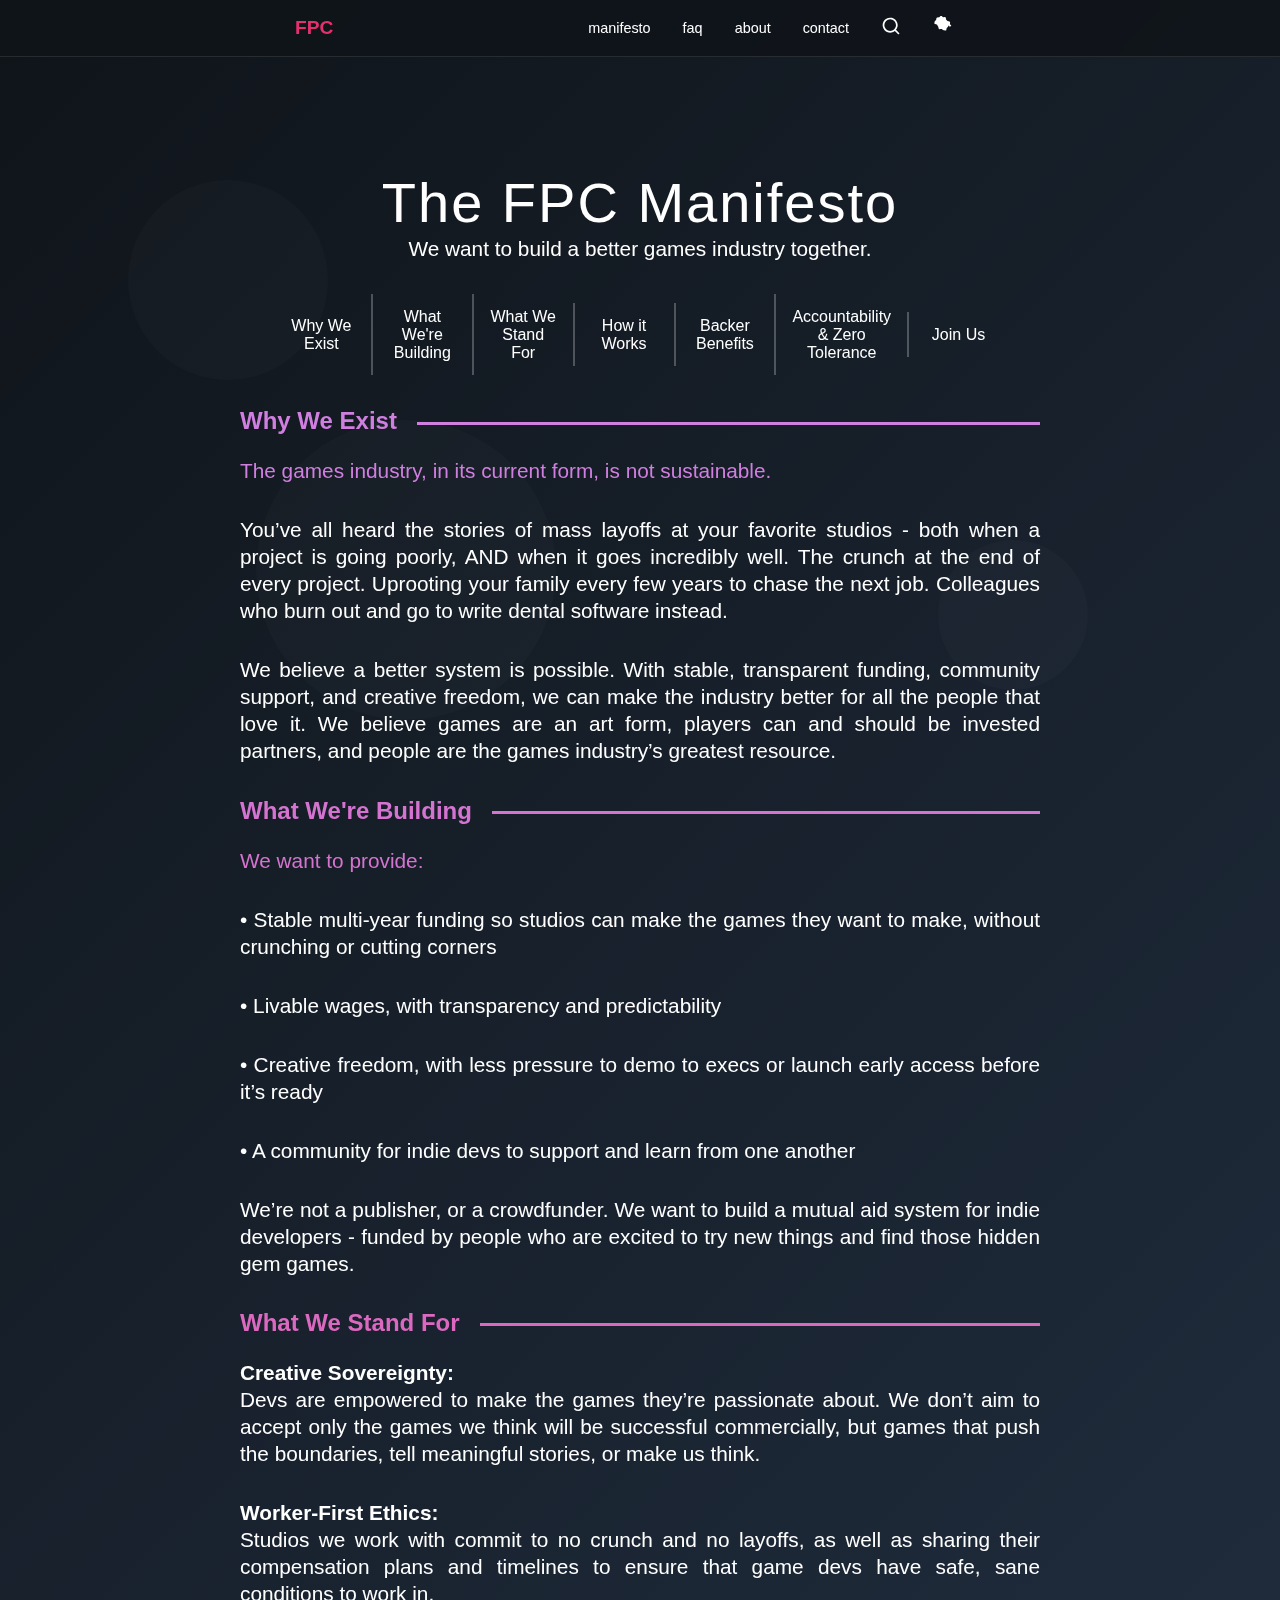
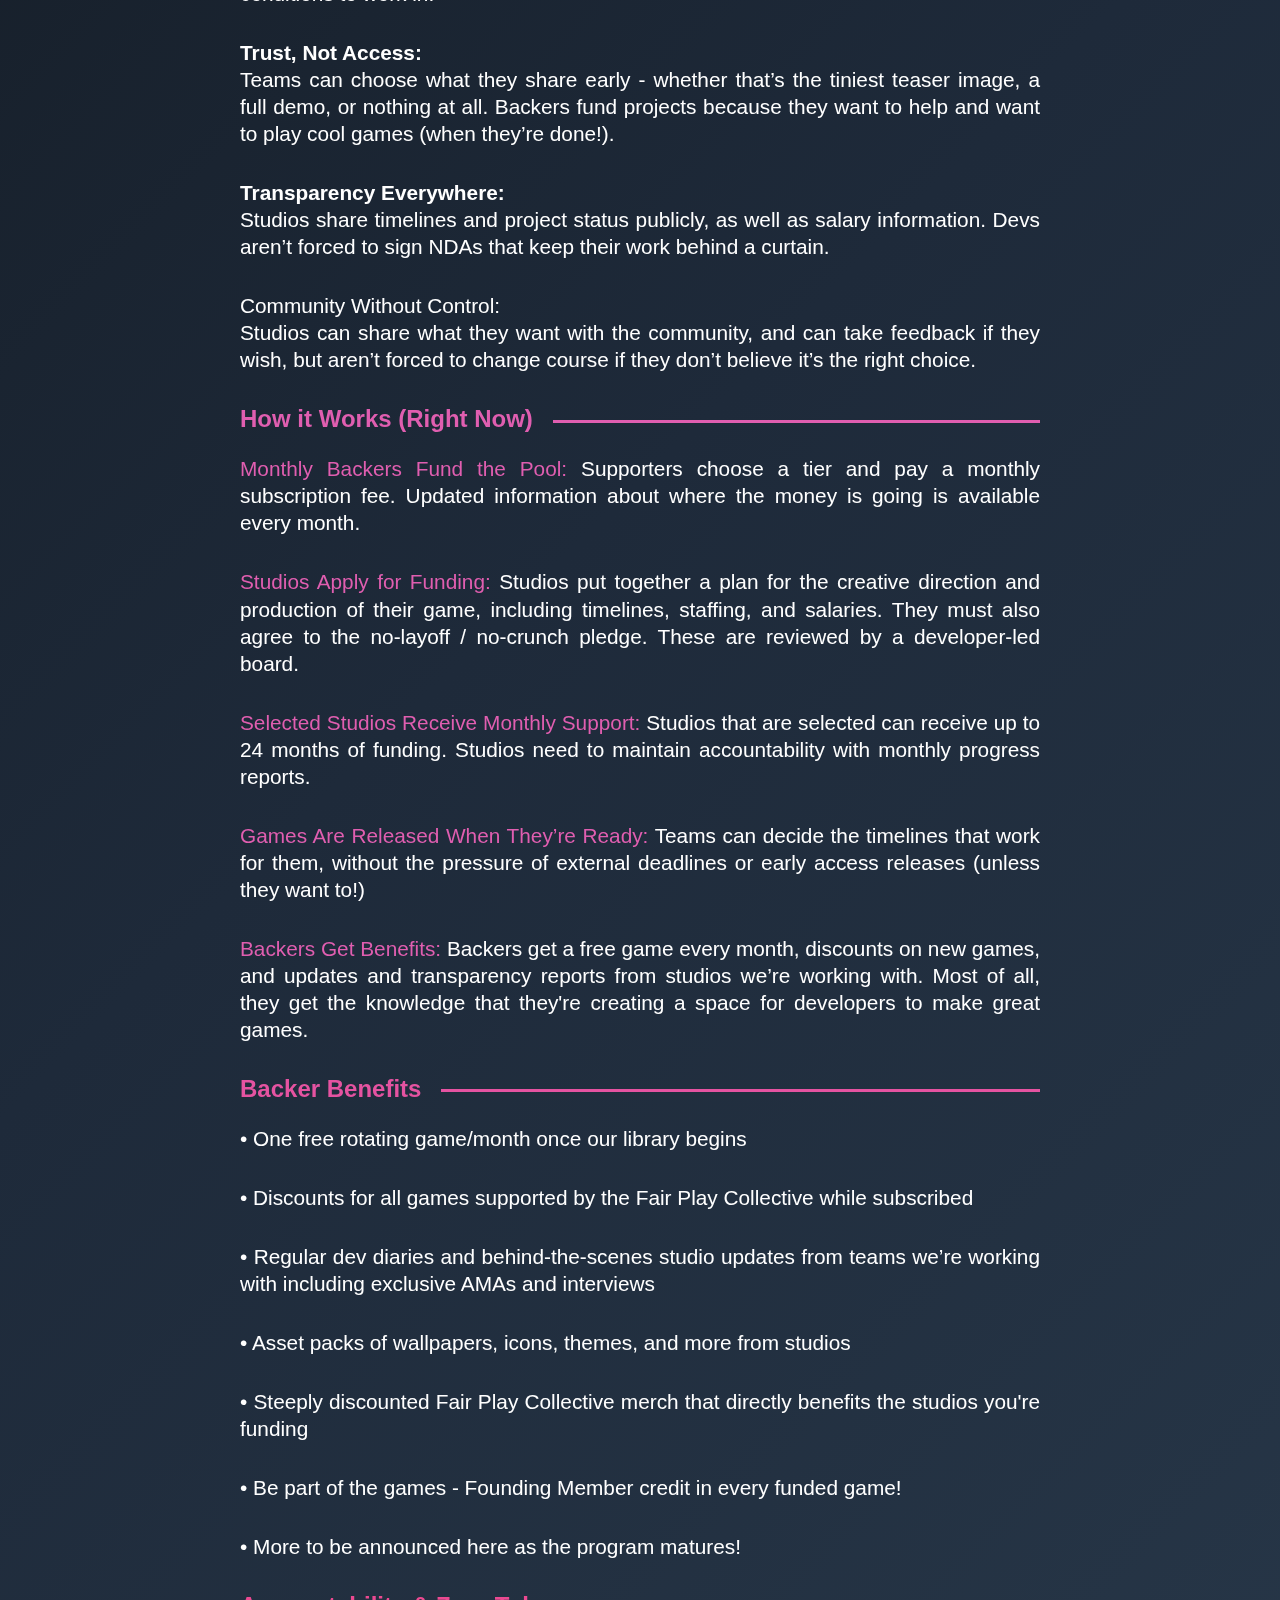
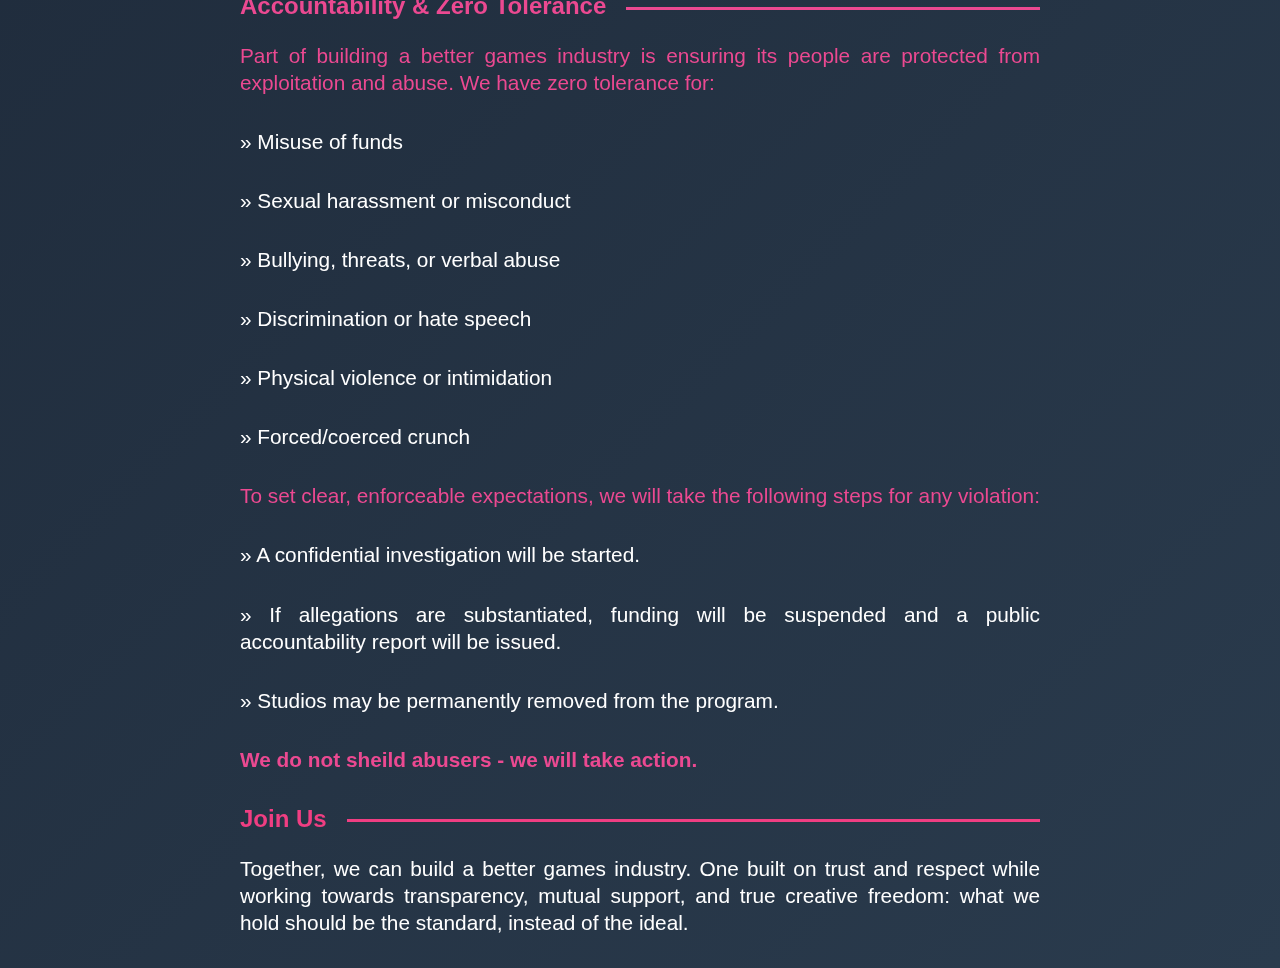
<file: fpc_websiteManifesto.html>
<!DOCTYPE html>
<html lang="en">
<head>
    <meta charset="UTF-8">
    <meta name="viewport" content="width=device-width, initial-scale=1.0">
    <title>Fair Play Collective</title>
	<link rel="stylesheet" type="text/css" href="modernstyle.css">
	<link href="/assets/icons" rel="stylesheet"> <!--load all styles -->
	<script async src="https://subscribe-forms.beehiiv.com/embed.js"></script>
      
    </style>
</head>
<body>
    <div class="bg-decoration">
        <div class="bg-shape">
		</div>
        <div class="bg-shape">
		</div>
        <div class="bg-shape">
        </div>
    </div>

    <header>
        <nav>
		
            <a href="fpc_website.html" class="logo">FPC</a>
            <ul class="nav-links">
                <li><a href="fpc_websiteManifesto.html">manifesto</a></li>
                <li><a href="#faq" onclick="showSection('faq')">faq</a></li>
                <li><a href="#about" onclick="showSection('about')">about</a></li>
                <li><a href="#contact" onclick="showSection('contact')">contact</a></li>
                <li>
                    <svg class="search-icon" fill="currentColor" viewBox="0 0 24 24">
                        <path d="M21.71,20.29,18,16.61A9,9,0,1,0,16.61,18l3.68,3.68a1,1,0,0,0,1.42,0A1,1,0,0,0,21.71,20.29ZM11,18a7,7,0,1,1,7-7A7,7,0,0,1,11,18Z"/>
                    </svg>
                </li>
                <li>
                    <svg class="settings-icon" fill="currentColor" viewBox="0 0 24 24">
                        <path d="M12,8a4,4,0,1,0,4,4A4,4,0,0,0,12,8Zm0,6a2,2,0,1,1,2-2A2,2,0,0,1,12,14Z"/>
                        <path d="M21.94,11.34,20.35,9.75l.15-2.23a1,1,0,0,0-.8-1.05L17.46,6l-1.64-1.64L15.34,2.1a1,1,0,0,0-1.05-.8L12.06,1.47,10.47,0a1,1,0,0,0-1.41,0L7.47,1.59,5.24,1.74a1,1,0,0,0-1.05.8L3.72,4.78,2.08,6.42l-.47,2.23a1,1,0,0,0,.8,1.05l2.24.47L6.29,12.81,6.82,15a1,1,0,0,0,1.05.8l2.23-.47L12.69,17l2.23.47a1,1,0,0,0,1.05-.8L16.44,14.4l1.64-1.64.47-2.23A1,1,0,0,0,21.94,11.34Z"/>
                    </svg>
                </li>
            </ul>
        </nav>
    </header>

    <main>
        <section id="home" class="hero" style=margin-top:10em>
            <h1>The FPC Manifesto</h1>
            <p align="center">We want to build a better games industry together.</p>
		
		
        <nav class="section-bar" aria-label="Manifesto sections">
            <a href="#why">Why We Exist</a>
            <a href="#building">What We're Building</a>
            <a href="#values">What We Stand For</a>
            <a href="#works">How it Works</a>
             <a href="#backers">Backer Benefits</a>
            <a href="#abuse">Accountability & Zero Tolerance</a>
            <a href="#join">Join Us</a>
        </nav>


		<div class = "home-text-element-light" id="why" style="text-align: justify">
		    <h2 class="linerPurp"> <span class="purpleSpan"><strong>Why We Exist</strong></span></p></h1>
            </br>
			<p><span class="purpleSpan">The games industry, in its current form, is not sustainable.</span></p>
            <p>You’ve all heard the stories of mass layoffs at your favorite studios - both when a project is going poorly, AND when it goes incredibly well. The crunch at the end of every project. Uprooting your family every few years to chase the next job. Colleagues who burn out and go to write dental software instead.</p>
			<p>We believe a better system is possible. With stable, transparent funding, community support, and creative freedom, we can make the industry better for all the people that love it. We believe games are an art form, players can and should be invested partners, and people are the games industry’s greatest resource.</p>
			</div>

		
		<div class = "home-text-element-light" id="building" style="text-align: justify">
		   <h2 class="linerPink2"> <span class="ptpspan2"><strong>What We're Building</strong></span></p></h1>
            </br>
            <p><span class="ptpspan2">We want to provide:</span></p>
            <p>• Stable multi-year funding so studios can make the games they want to make, without crunching or cutting corners</p>
            <p>• Livable wages, with transparency and predictability</p>
            <p>• Creative freedom, with less pressure to demo to execs or launch early access before it’s ready </p>
            <p>• A community for indie devs to support and learn from one another</p>
            <p>We’re not a publisher, or a crowdfunder. We want to build a mutual aid system for indie developers - funded by people who are excited to try new things and find those hidden gem games.
</p>

            </div>

        <div class = "home-text-element-light" id="values" style="text-align: justify">
		   <h2 class="linerPink3"> <span class="ptpspan3"><strong>What We Stand For</strong></span></p></h2>
           </br>
            <p><strong>Creative Sovereignty:<br> </strong>Devs are empowered to make the games they’re passionate about. We don’t aim to accept only the games we think will be successful commercially, but games that push the boundaries, tell meaningful stories, or make us think.
</p>            
            <p><strong>Worker-First Ethics: </strong><br>Studios we work with commit to no crunch and no layoffs, as well as sharing their compensation plans and timelines to ensure that game devs have safe, sane conditions to work in.
            <p><strong>Trust, Not Access:</strong><br>Teams can choose what they share early - whether that’s the tiniest teaser image, a full demo, or nothing at all. Backers fund projects because they want to help and want to play cool games (when they’re done!).
            <p><strong>Transparency Everywhere: </strong><br>Studios share timelines and project status publicly, as well as salary information. Devs aren’t forced to sign NDAs that keep their work behind a curtain.  
            <p><strong">Community Without Control: </strong><br>Studios can share what they want with the community, and can take feedback if they wish, but aren’t forced to change course if they don’t believe it’s the right choice.  
            
            </div>

            <div class = "home-text-element-light" id="works" style="text-align: justify">
		   <h2 class="linerPink4"> <span class="ptpspan4"><strong>How it Works (Right Now)</strong></span></p></h2>
           </br>
            <p><span class="ptpspan4">Monthly Backers Fund the Pool: </span> Supporters choose a tier and pay a monthly subscription fee. Updated information about where the money is going is available every month. 
</p>            
            <p><span class="ptpspan4">Studios Apply for Funding: </span>Studios put together a plan for the creative direction and production of their game, including timelines, staffing, and salaries. They must also agree to the no-layoff / no-crunch pledge. These are reviewed by a developer-led board.
            <p><span class="ptpspan4">Selected Studios Receive Monthly Support: </span>Studios that are selected can receive up to 24 months of funding. Studios need to maintain accountability with monthly progress reports.
            <p><span class="ptpspan4">Games Are Released When They’re Ready: </span>Teams can decide the timelines that work for them, without the pressure of external deadlines or early access releases (unless they want to!)
            <p><span class="ptpspan4">Backers Get Benefits: </span>Backers get a free game every month, discounts on new games, and updates and transparency reports from studios we’re working with. Most of all, they get the knowledge that they're creating a space for developers to make great games. 
            
            </div>

            <div class = "home-text-element-light" id="backers" style="text-align: justify">
		   <h2 class="linerPink5"> <span class="ptpspan5"><strong>Backer Benefits</strong></span></p></h1>
            </br>
            <p>• One free rotating game/month once our library begins</p>
            <p>• Discounts for all games supported by the Fair Play Collective while subscribed</p>
            <p>• Regular dev diaries and behind-the-scenes studio updates from teams we’re working with including exclusive AMAs and interviews</p>
            <p>• Asset packs of wallpapers, icons, themes, and more from studios</p>
            <p>• Steeply discounted Fair Play Collective merch that directly benefits the studios you're funding</p>
            <p>• Be part of the games - Founding Member credit in every funded game!</p>
            <p>• More to be announced here as the program matures!</p>
            
            </div>

              <div class = "home-text-element-light" id="abuse" style="text-align: justify">
		   <h2 class="linerPink6"> <span class="ptpspan6"><strong>Accountability & Zero Tolerance</strong></span></p></h1>
            </br>
            <p><span class="ptpspan6">Part of building a better games industry is ensuring its people are protected from exploitation and abuse. We have zero tolerance for:</span></p>
            <p>» Misuse of funds</p>
            <p>» Sexual harassment or misconduct</p>
            <p>» Bullying, threats, or verbal abuse</p>
            <p>» Discrimination or hate speech</p>
            <p>» Physical violence or intimidation</p>
            <p>» Forced/coerced crunch</p>
            <p><span class="ptpspan6">To set clear, enforceable expectations, we will take the following steps for any violation:</span></p>
            <p>» A confidential investigation will be started. </p>
            <p>» If allegations are substantiated, funding will be suspended and a public accountability report will be issued.</p>
            <p>» Studios may be permanently removed from the program.</p>
            <p><span class="ptpspan6"><strong>We do not sheild abusers - we will take action.</strong></span></p>
            
            </div>

           <div class = "home-text-element-light" id="join" style="text-align: justify">
		   <h2 class="linerPink"> <span class="pinkSpan"><strong>Join Us</strong></span></p></h1>
            <br>
            <p>Together, we can build a better games industry. One built on trust and respect while working towards transparency, mutual support, and true creative freedom: what we hold should be the standard, instead of the ideal. </p>
            
        </section>
		
		<section>
		
		 
</section>



	
       
    </main>


    <script>
        function showSection(sectionName) {
            // Hide all sections
            const sections = document.querySelectorAll('.content-section');
            const hero = document.querySelector('.hero');
            const scrollIndicator = document.querySelector('.scroll-indicator');
            
            sections.forEach(section => section.classList.remove('active'));
            
            if (sectionName === 'home') {
                hero.style.display = 'block';
                scrollIndicator.style.display = 'block';
            } else {
                hero.style.display = 'none';
                scrollIndicator.style.display = 'none';
                document.getElementById(sectionName + '-content').classList.add('active');
            }
            
            // Scroll to top
            window.scrollTo({ top: 0, behavior: 'smooth' });
        }

        // Handle logo click to return home
        document.querySelector('.logo').addEventListener('click', function(e) {
            e.preventDefault();
            showSection('home');
        });

        // Add some interactivity to search and settings icons
        document.querySelector('.search-icon').addEventListener('click', function() {
            alert('Search functionality coming soon!');
        });

        document.querySelector('.settings-icon').addEventListener('click', function() {
            alert('Settings panel coming soon!');
        });

        
    </script>

</body>
</html>
</file>
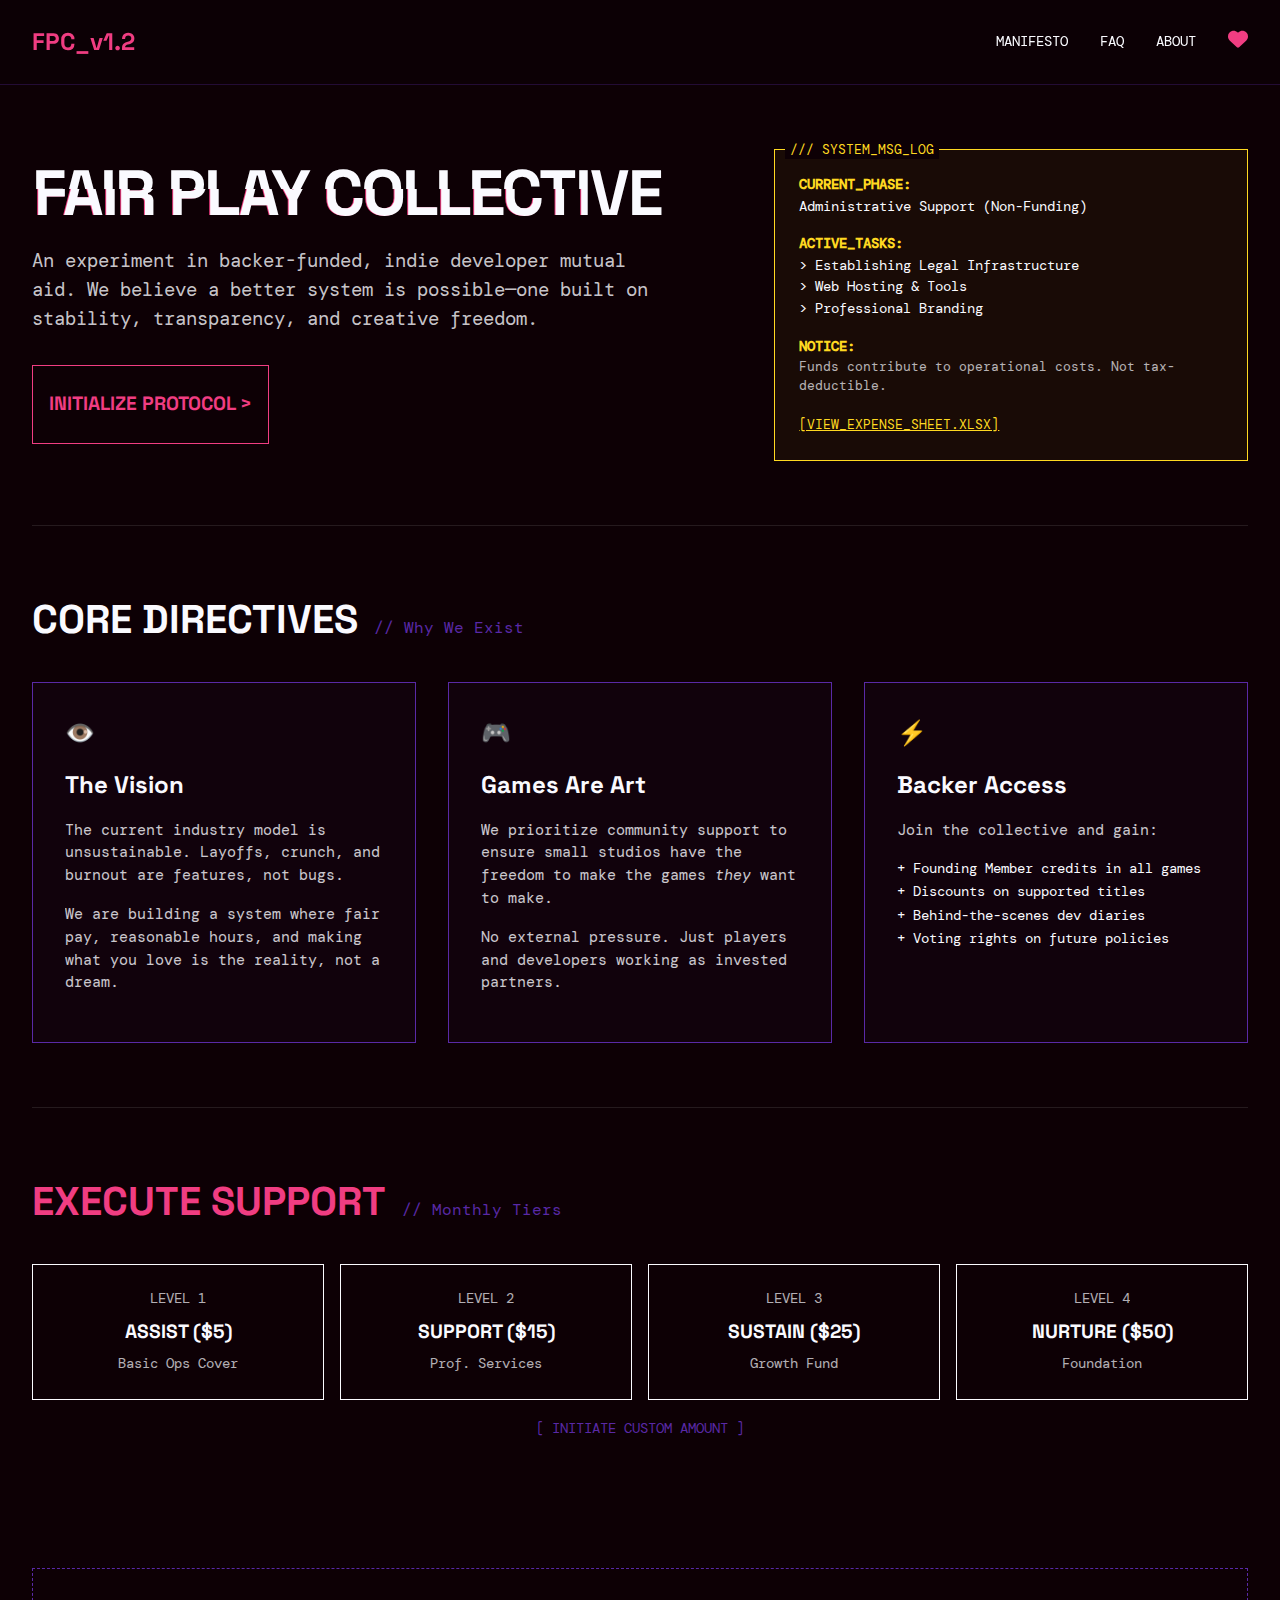
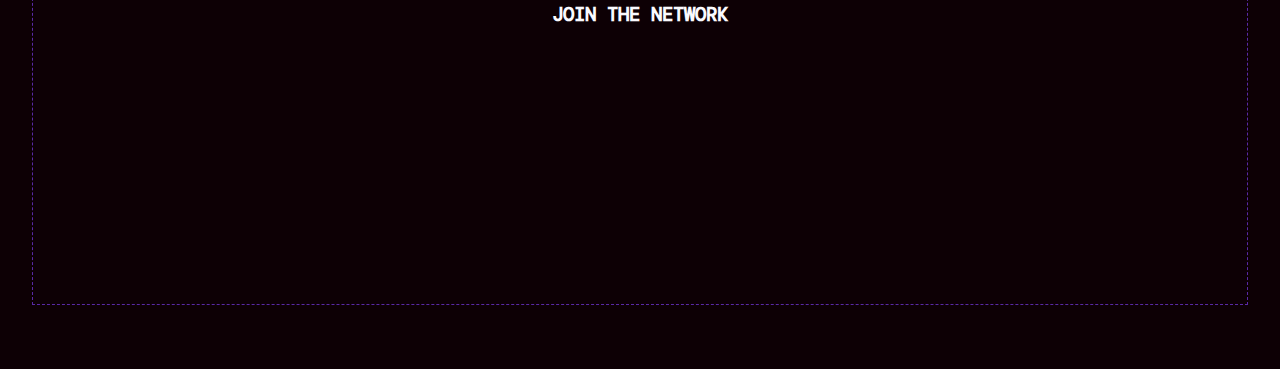
<file: index-test.html>
<!DOCTYPE html>
<html lang="en">
<head>
    <meta charset="UTF-8">
    <meta name="viewport" content="width=device-width, initial-scale=1.0">
    <title>Fair Play Collective</title>
    <link rel="stylesheet" type="text/css" href="modernstyle-test.css">

    <link rel="preconnect" href="https://fonts.googleapis.com">
    <link rel="preconnect" href="https://fonts.gstatic.com" crossorigin>
    <link href="https://fonts.googleapis.com/css2?family=DM+Mono:ital,wght@0,300;0,400;0,500;1,400&family=Space+Grotesk:wght@300;400;600;700&display=swap" rel="stylesheet">

    <script async src="https://subscribe-forms.beehiiv.com/embed.js"></script>
    <script src="https://js.stripe.com/v3/"></script>
</head>

<body>
   <header>
    <div class="container">
        <nav>
            <a href="#home" class="logo">FPC_v1.2</a>
            <ul class="nav-links">
                <li><a href="manifesto.html">Manifesto</a></li>
                <li><a href="faq.html">FAQ</a></li>
                <li><a href="about.html">About</a></li>
                <li><svg style="width:20px; color:var(--fpc-pink)" fill="currentColor" viewBox="0 0 512 512"><path d="M47.6 300.4L228.3 469.1c7.5 7 17.4 10.9 27.7 10.9s20.2-3.9 27.7-10.9L464.4 300.4c30.4-28.3 47.6-68 47.6-109.5v-5.8c0-69.9-50.5-129.5-119.4-141C347 36.5 300.6 51.4 268 84L256 96 244 84c-32.6-32.6-79-47.5-124.6-39.9C50.5 55.6 0 115.2 0 185.1v5.8c0 41.5 17.2 81.2 47.6 109.5z"/></svg></li>
            </ul>
        </nav>
    </div>
</header>

<main>
    <div class="container">

        <div class="hero-grid">
            <div class="hero-text">
                <h1 class="glitch" data-text="FAIR PLAY COLLECTIVE">FAIR PLAY COLLECTIVE</h1>
                <p>An experiment in backer-funded, indie developer mutual aid. We believe a better system is possible—one built on stability, transparency, and creative freedom.</p>

                <div style="margin-top: 2rem;">
                    <a href="#vision" class="tier-btn" style="display:inline-flex; width:auto; border-color:var(--fpc-pink); color:var(--fpc-pink);">
                        <strong>INITIALIZE PROTOCOL ></strong>
                    </a>
                </div>
            </div>

            <div class="status-terminal">
                <div class="status-item">
                    <span class="status-label">CURRENT_PHASE:</span>
                    <p>Administrative Support (Non-Funding)</p>
                </div>
                <div class="status-item">
                    <span class="status-label">ACTIVE_TASKS:</span>
                    <p>> Establishing Legal Infrastructure<br>> Web Hosting & Tools<br>> Professional Branding</p>
                </div>
                <div class="status-item">
                    <span class="status-label">NOTICE:</span>
                    <p style="font-size: 0.8rem; opacity: 0.7;">Funds contribute to operational costs. Not tax-deductible.</p>
                </div>
                <a href="https://fairplaycollective-my.sharepoint.com/:x:/g/personal/dylan_fairplaycollective_org/ERPSlj6ZGINJi87etKXjps0B30dJcl5EmjnNzdyURHPlaw?e=CXIwRg" style="color:var(--fpc-yellow); text-decoration:underline; font-size:0.8rem;">[VIEW_EXPENSE_SHEET.XLSX]</a>
            </div>
        </div>

        <section id="vision" class="info-section">
            <div class="section-header">
                <h2>CORE DIRECTIVES</h2>
                <span class="section-mono">// Why We Exist</span>
            </div>

            <div class="data-grid">
                <div class="data-card">
                    <span class="card-icon">👁️</span>
                    <h3>The Vision</h3>
                    <p>The current industry model is unsustainable. Layoffs, crunch, and burnout are features, not bugs.</p>
                    <p>We are building a system where fair pay, reasonable hours, and making what you love is the reality, not a dream.</p>
                </div>

                <div class="data-card">
                    <span class="card-icon">🎮</span>
                    <h3>Games Are Art</h3>
                    <p>We prioritize community support to ensure small studios have the freedom to make the games <em>they</em> want to make.</p>
                    <p>No external pressure. Just players and developers working as invested partners.</p>
                </div>

                <div class="data-card">
                    <span class="card-icon">⚡</span>
                    <h3>Backer Access</h3>
                    <p>Join the collective and gain:</p>
                    <ul style="list-style:none; padding:0; font-size:0.9rem; line-height:1.6;">
                        <li>+ Founding Member credits in all games</li>
                        <li>+ Discounts on supported titles</li>
                        <li>+ Behind-the-scenes dev diaries</li>
                        <li>+ Voting rights on future policies</li>
                    </ul>
                </div>
            </div>
        </section>

        <section id="contribute" class="info-section" style="border-top: 1px solid rgba(255,255,255,0.1);">
            <div class="section-header">
                <h2 style="color:var(--fpc-pink)">EXECUTE SUPPORT</h2>
                <span class="section-mono">// Monthly Tiers</span>
            </div>

            <div class="action-grid">
                <a href="https://buy.stripe.com/28E7sK9ip379cfAbDO5c400" class="tier-btn">
                    <span>LEVEL 1</span>
                    <strong>ASSIST ($5)</strong>
                    <span>Basic Ops Cover</span>
                </a>
                <a href="https://buy.stripe.com/4gMeVc66dbDF5RcazK5c401" class="tier-btn">
                    <span>LEVEL 2</span>
                    <strong>SUPPORT ($15)</strong>
                    <span>Prof. Services</span>
                </a>
                <a href="https://buy.stripe.com/cNicN4gKR379gvQ5fq5c402" class="tier-btn">
                    <span>LEVEL 3</span>
                    <strong>SUSTAIN ($25)</strong>
                    <span>Growth Fund</span>
                </a>
                <a href="https://buy.stripe.com/aFadR866dazB4N823e5c403" class="tier-btn">
                    <span>LEVEL 4</span>
                    <strong>NURTURE ($50)</strong>
                    <span>Foundation</span>
                </a>
            </div>
             <div style="margin-top: 1rem; text-align: center;">
                <a href="https://buy.stripe.com/8x2aEWcuBdLN4N88rC5c404" style="color: var(--fpc-purple); text-decoration: none; font-size: 0.9rem;">[ INITIATE CUSTOM AMOUNT ]</a>
            </div>
        </section>

        <section class="info-section">
            <div style="border: 1px dashed var(--fpc-purple); padding: 2rem; text-align: center;">
                <h3 style="margin-bottom: 1rem;">JOIN THE NETWORK</h3>
                <iframe src="https://subscribe-forms.beehiiv.com/af7249a9-00f9-4d47-a207-2fb4bf2e6b4c" class="beehiiv-embed" style="width: 100%; height: 220px; border: none; background: transparent;"></iframe>
            </div>
        </section>

    </div>
</main>
</body>
</html>
</file>
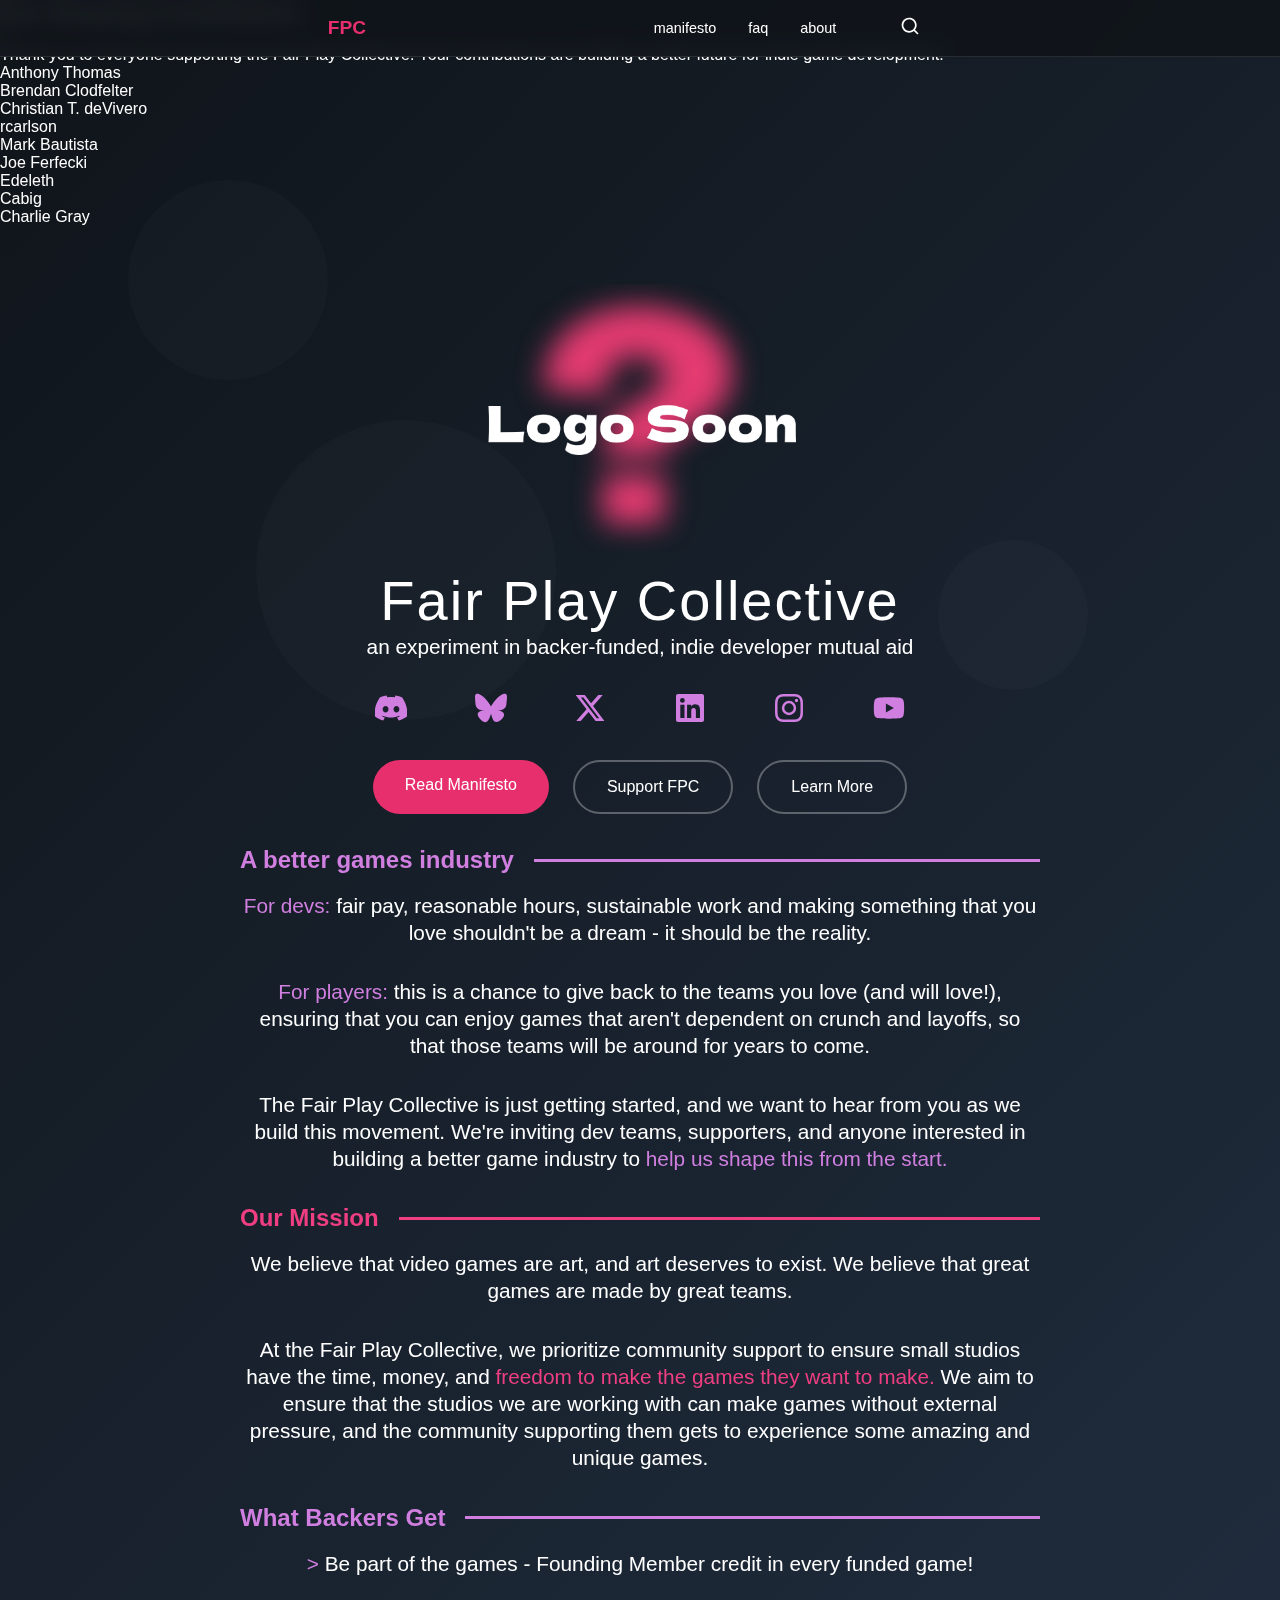
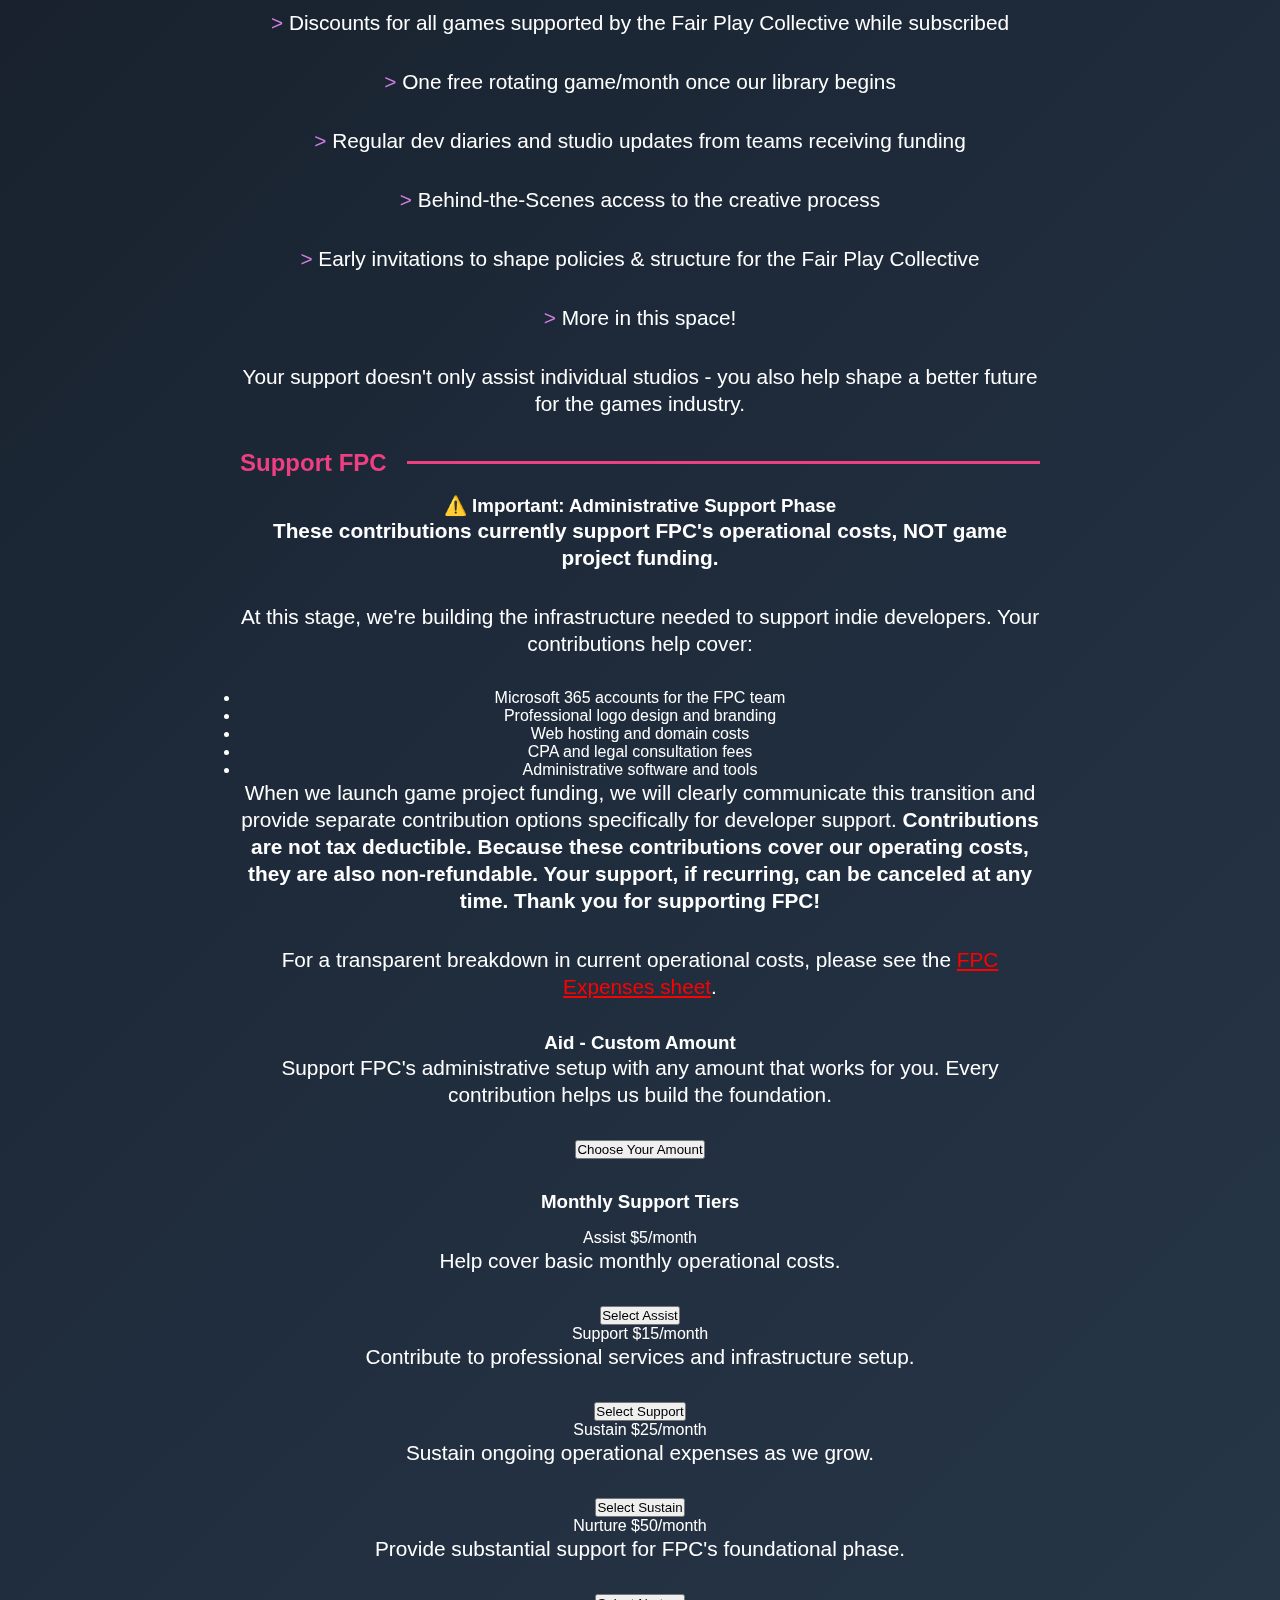
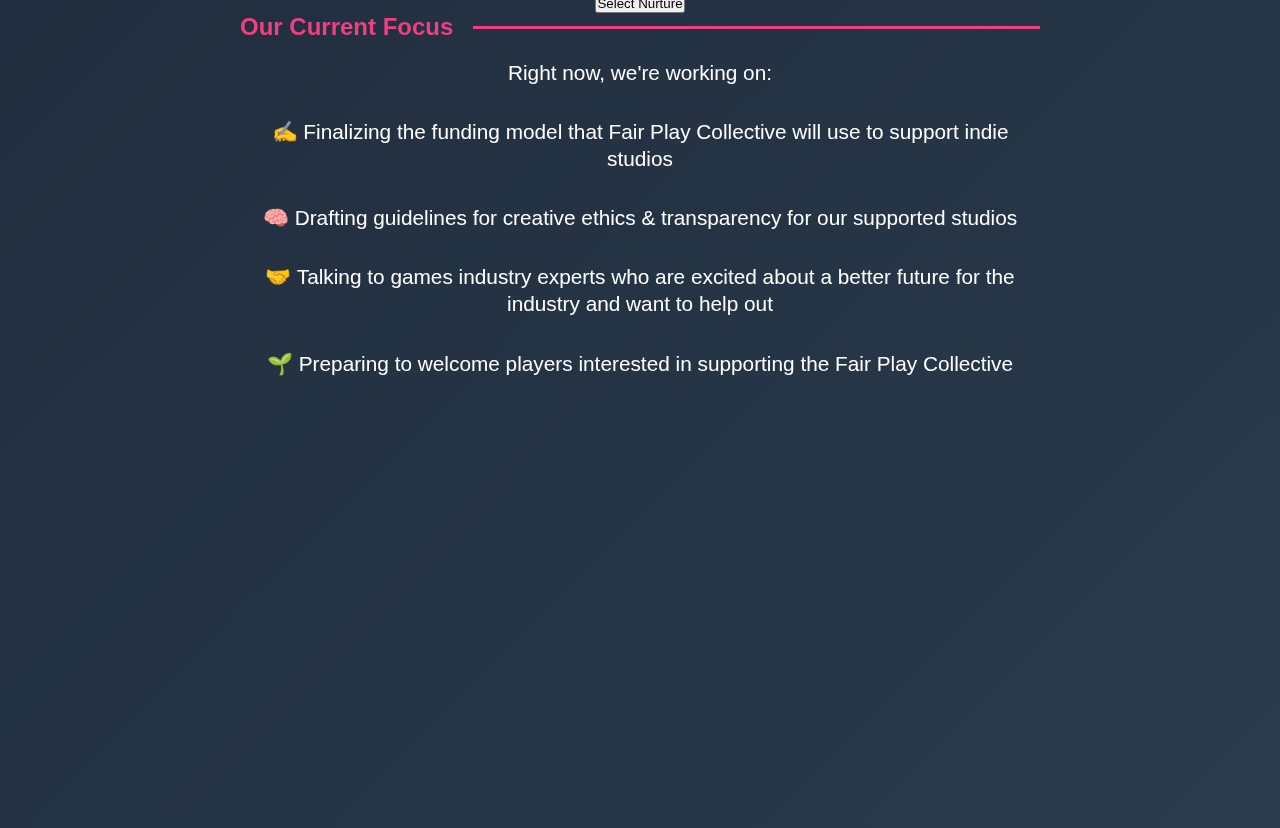
<file: index.OLD.html>
<!DOCTYPE html>
<html lang="en">
<head>
    <meta charset="UTF-8">
    <meta name="viewport" content="width=device-width, initial-scale=1.0">
    <title>Fair Play Collective</title>
    <link rel="stylesheet" type="text/css" href="modernstyle.css">
    <link href="/assets/icons" rel="stylesheet">
    <script async src="https://subscribe-forms.beehiiv.com/embed.js"></script>
    <script defer data-domain="fairplaycollective.org" src="https://plausible.io/js/script.js"></script>
    <script src="https://js.stripe.com/v3/"></script>
</head>

<body>
    <!-- Animated background decoration -->
    <div class="bg-decoration">
        <div class="bg-shape"></div>
        <div class="bg-shape"></div>
        <div class="bg-shape"></div>
    </div>

   <header>
    <nav>
        <a href="#home" class="logo">FPC</a>
        <ul class="nav-links">
            <li><a href="manifesto.html">manifesto</a></li>
            <li><a href="faq.html">faq</a></li>
            <li><a href="about.html">about</a></li>
            <li>
                <svg class="heart-icon" id="contributorsBtn" fill="currentColor" viewBox="0 0 512 512">
                    <path d="M47.6 300.4L228.3 469.1c7.5 7 17.4 10.9 27.7 10.9s20.2-3.9 27.7-10.9L464.4 300.4c30.4-28.3 47.6-68 47.6-109.5v-5.8c0-69.9-50.5-129.5-119.4-141C347 36.5 300.6 51.4 268 84L256 96 244 84c-32.6-32.6-79-47.5-124.6-39.9C50.5 55.6 0 115.2 0 185.1v5.8c0 41.5 17.2 81.2 47.6 109.5z"/>
                </svg>
            </li>
            <li>
                <svg class="search-icon" fill="currentColor" viewBox="0 0 24 24">
                    <path d="M21.71,20.29,18,16.61A9,9,0,1,0,16.61,18l3.68,3.68a1,1,0,0,0,1.42,0A1,1,0,0,0,21.71,20.29ZM11,18a7,7,0,1,1,7-7A7,7,0,0,1,11,18Z"/>
                </svg>
            </li>
        </ul>
    </nav>    
</header>

<!-- Contributors Modal -->
<div id="contributorsModal" class="modal">
    <div class="modal-content">
        <div class="modal-header">
            <h2>Our Amazing Contributors</h2>
            <span class="close-modal" id="closeModal">&times;</span>
        </div>
        <div class="modal-body">
            <p class="contributors-intro">Thank you to everyone supporting the Fair Play Collective! Your contributions are building a better future for indie game development.</p>
            <div class="contributors-list">
                <!-- Contributors will be loaded dynamically from contributors.json -->
            </div>
        </div>
    </div>
</div>
    <!-- Main content area -->
    <main>
        <section id="home" class="hero">
            <!-- Logo container -->
            <div class="logo-container">
                <div class="main-logo">
                    <img src="assets/images/logosoon.png" alt="FPC Logo" width="350px" margin-top="3em" padding-top="2em">
                </div>
            </div>

            <!-- Main heading and tagline -->
            <h1>Fair Play Collective</h1>
            <p>an experiment in backer-funded, indie developer mutual aid</p>
            
            <!-- Social media links -->
            <div class="socials-element">
                <a href="" target="_blank" aria-label="Discord">
                    <svg xmlns="http://www.w3.org/2000/svg" viewBox="0 0 576 512" width="2em" height="2em" color="rgb(208, 127, 224)">
                        <path fill="currentColor" d="M492.5 69.8c-.2-.3-.4-.6-.8-.7-38.1-17.5-78.4-30-119.7-37.1-.4-.1-.8 0-1.1 .1s-.6 .4-.8 .8c-5.5 9.9-10.5 20.2-14.9 30.6-44.6-6.8-89.9-6.8-134.4 0-4.5-10.5-9.5-20.7-15.1-30.6-.2-.3-.5-.6-.8-.8s-.7-.2-1.1-.2c-41.3 7.1-81.6 19.6-119.7 37.1-.3 .1-.6 .4-.8 .7-76.2 113.8-97.1 224.9-86.9 334.5 0 .3 .1 .5 .2 .8s.3 .4 .5 .6c44.4 32.9 94 58 146.8 74.2 .4 .1 .8 .1 1.1 0s.7-.4 .9-.7c11.3-15.4 21.4-31.8 30-48.8 .1-.2 .2-.5 .2-.8s0-.5-.1-.8-.2-.5-.4-.6-.4-.3-.7-.4c-15.8-6.1-31.2-13.4-45.9-21.9-.3-.2-.5-.4-.7-.6s-.3-.6-.3-.9 0-.6 .2-.9 .3-.5 .6-.7c3.1-2.3 6.2-4.7 9.1-7.1 .3-.2 .6-.4 .9-.4s.7 0 1 .1c96.2 43.9 200.4 43.9 295.5 0 .3-.1 .7-.2 1-.2s.7 .2 .9 .4c2.9 2.4 6 4.9 9.1 7.2 .2 .2 .4 .4 .6 .7s.2 .6 .2 .9-.1 .6-.3 .9-.4 .5-.6 .6c-14.7 8.6-30 15.9-45.9 21.8-.2 .1-.5 .2-.7 .4s-.3 .4-.4 .7-.1 .5-.1 .8 .1 .5 .2 .8c8.8 17 18.8 33.3 30 48.8 .2 .3 .6 .6 .9 .7s.8 .1 1.1 0c52.9-16.2 102.6-41.3 147.1-74.2 .2-.2 .4-.4 .5-.6s.2-.5 .2-.8c12.3-126.8-20.5-236.9-86.9-334.5zm-302 267.7c-29 0-52.8-26.6-52.8-59.2s23.4-59.2 52.8-59.2c29.7 0 53.3 26.8 52.8 59.2 0 32.7-23.4 59.2-52.8 59.2zm195.4 0c-29 0-52.8-26.6-52.8-59.2s23.4-59.2 52.8-59.2c29.7 0 53.3 26.8 52.8 59.2 0 32.7-23.2 59.2-52.8 59.2z"/>
                    </svg>
                </a>
                
                <a href="https://bsky.app/profile/fairplaycollective.org" target="_blank" aria-label="Bluesky">
                    <svg xmlns="http://www.w3.org/2000/svg" viewBox="0 0 576 512" width="2em" height="2em" color="rgb(208, 127, 224)">
                        <path fill="currentColor" d="M407.8 294.7c-3.3-.4-6.7-.8-10-1.3 3.4 .4 6.7 .9 10 1.3zM288 227.1C261.9 176.4 190.9 81.9 124.9 35.3 61.6-9.4 37.5-1.7 21.6 5.5 3.3 13.8 0 41.9 0 58.4S9.1 194 15 213.9c19.5 65.7 89.1 87.9 153.2 80.7 3.3-.5 6.6-.9 10-1.4-3.3 .5-6.6 1-10 1.4-93.9 14-177.3 48.2-67.9 169.9 120.3 124.6 164.8-26.7 187.7-103.4 22.9 76.7 49.2 222.5 185.6 103.4 102.4-103.4 28.1-156-65.8-169.9-3.3-.4-6.7-.8-10-1.3 3.4 .4 6.7 .9 10 1.3 64.1 7.1 133.6-15.1 153.2-80.7 5.9-19.9 15-138.9 15-155.5s-3.3-44.7-21.6-52.9c-15.8-7.1-40-14.9-103.2 29.8-66.1 46.6-137.1 141.1-163.2 191.8z"/>	
                    </svg>
                </a>
                
                <a href="https://x.com/f_p_collective" target="_blank" aria-label="X (Twitter)">
                    <svg xmlns="http://www.w3.org/2000/svg" viewBox="0 0 448 512" width="2em" height="2em" color="rgb(208, 127, 224)">
                        <path fill="currentColor" d="M357.2 48L427.8 48 273.6 224.2 455 464 313 464 201.7 318.6 74.5 464 3.8 464 168.7 275.5-5.2 48 140.4 48 240.9 180.9 357.2 48zM332.4 421.8l39.1 0-252.4-333.8-42 0 255.3 333.8z"/>
                    </svg>
                </a>
                
                <a href="https://www.linkedin.com/company/the-fair-play-collective" target="_blank" aria-label="LinkedIn">
                    <svg xmlns="http://www.w3.org/2000/svg" viewBox="0 0 448 512" width="2em" height="2em" color="rgb(208, 127, 224)">
                        <path fill="currentColor" d="M416 32L31.9 32C14.3 32 0 46.5 0 64.3L0 447.7C0 465.5 14.3 480 31.9 480L416 480c17.6 0 32-14.5 32-32.3l0-383.4C448 46.5 433.6 32 416 32zM135.4 416l-66.4 0 0-213.8 66.5 0 0 213.8-.1 0zM102.2 96a38.5 38.5 0 1 1 0 77 38.5 38.5 0 1 1 0-77zM384.3 416l-66.4 0 0-104c0-24.8-.5-56.7-34.5-56.7-34.6 0-39.9 27-39.9 54.9l0 105.8-66.4 0 0-213.8 63.7 0 0 29.2 .9 0c8.9-16.8 30.6-34.5 62.9-34.5 67.2 0 79.7 44.3 79.7 101.9l0 117.2z"/>
                    </svg>
                </a>
                
                <a href="https://www.instagram.com/fair_play_collective/" target="_blank" aria-label="Instagram">
                    <svg xmlns="http://www.w3.org/2000/svg" viewBox="0 0 448 512" width="2em" height="2em" color="rgb(208, 127, 224)">
                        <path fill="currentColor" d="M224.3 141a115 115 0 1 0 -.6 230 115 115 0 1 0 .6-230zm-.6 40.4a74.6 74.6 0 1 1 .6 149.2 74.6 74.6 0 1 1 -.6-149.2zm93.4-45.1a26.8 26.8 0 1 1 53.6 0 26.8 26.8 0 1 1 -53.6 0zm129.7 27.2c-1.7-35.9-9.9-67.7-36.2-93.9-26.2-26.2-58-34.4-93.9-36.2-37-2.1-147.9-2.1-184.9 0-35.8 1.7-67.6 9.9-93.9 36.1s-34.4 58-36.2 93.9c-2.1 37-2.1 147.9 0 184.9 1.7 35.9 9.9 67.7 36.2 93.9s58 34.4 93.9 36.2c37 2.1 147.9 2.1 184.9 0 35.9-1.7 67.7-9.9 93.9-36.2 26.2-26.2 34.4-58 36.2-93.9 2.1-37 2.1-147.8 0-184.8zM399 388c-7.8 19.6-22.9 34.7-42.6 42.6-29.5 11.7-99.5 9-132.1 9s-102.7 2.6-132.1-9c-19.6-7.8-34.7-22.9-42.6-42.6-11.7-29.5-9-99.5-9-132.1s-2.6-102.7 9-132.1c7.8-19.6 22.9-34.7 42.6-42.6 29.5-11.7 99.5-9 132.1-9s102.7-2.6 132.1 9c19.6 7.8 34.7 22.9 42.6 42.6 11.7 29.5 9 99.5 9 132.1s2.7 102.7-9 132.1z"/>
                    </svg>
                </a>
                
                <a href="https://www.youtube.com/@Fairplaycollective-games" target="_blank" aria-label="YouTube">
                    <svg xmlns="http://www.w3.org/2000/svg" viewBox="0 0 576 512" width="2em" height="2em" color="rgb(208, 127, 224)">
                        <path fill="currentColor" d="M549.7 124.1C543.5 100.4 524.9 81.8 501.4 75.5 458.9 64 288.1 64 288.1 64S117.3 64 74.7 75.5C51.2 81.8 32.7 100.4 26.4 124.1 15 167 15 256.4 15 256.4s0 89.4 11.4 132.3c6.3 23.6 24.8 41.5 48.3 47.8 42.6 11.5 213.4 11.5 213.4 11.5s170.8 0 213.4-11.5c23.5-6.3 42-24.2 48.3-47.8 11.4-42.9 11.4-132.3 11.4-132.3s0-89.4-11.4-132.3zM232.2 337.6l0-162.4 142.7 81.2-142.7 81.2z"/>
                    </svg>
                </a>	
            </div>
            
            <!-- Call-to-action buttons -->
            <div class="cta-buttons">
                <a href="manifesto.html" class="btn btn-primary">Read Manifesto</a>
                <a href="#contribute-section" class="btn btn-secondary" id="contributeBtn">Support FPC</a>
                <a href="#vision-section" class="btn btn-secondary">Learn More</a>
            </div>
            
            <!-- Vision Section -->
            <div class="content-block" id="vision-section">
                <h2 class="linerPurp">
                    <span class="purpleSpan"><strong>A better games industry</strong></span>
                </h2>
                <br>
                <p><span class="purpleSpan">For devs:</span> fair pay, reasonable hours, sustainable work and making something that you love shouldn't be a dream - it should be the reality.</p>
                <p><span class="purpleSpan">For players:</span> this is a chance to give back to the teams you love (and will love!), ensuring that you can enjoy games that aren't dependent on crunch and layoffs, so that those teams will be around for years to come.</p>
                <p>The Fair Play Collective is just getting started, and we want to hear from you as we build this movement. We're inviting dev teams, supporters, and anyone interested in building a better game industry to <span class="purpleSpan">help us shape this from the start.</span></p>
            </div>

            <!-- Mission Section -->
            <div class="content-block" id="mission-section">
                <h2 class="linerPink">
                    <span class="pinkSpan"><strong>Our Mission</strong></span>
                </h2>
                <br>
                <p>We believe that video games are art, and art deserves to exist. We believe that great games are made by great teams.</p>
                <p>At the Fair Play Collective, we prioritize community support to ensure small studios have the time, money, and <span class="pinkSpan">freedom to make the games they want to make.</span> We aim to ensure that the studios we are working with can make games without external pressure, and the community supporting them gets to experience some amazing and unique games.</p>
            </div>

            <!-- Backer Benefits Section -->
            <div class="content-block" id="benefits-section">
                <h2 class="linerPurp">
                    <span class="purpleSpan"><strong>What Backers Get</strong></span>
                </h2>
                <br>
                <p><span class="purpleSpan">&gt;</span> Be part of the games - Founding Member credit in every funded game!</p>
                <p><span class="purpleSpan">&gt;</span> Discounts for all games supported by the Fair Play Collective while subscribed</p>
                <p><span class="purpleSpan">&gt;</span> One free rotating game/month once our library begins</p>
                <p><span class="purpleSpan">&gt;</span> Regular dev diaries and studio updates from teams receiving funding</p>
                <p><span class="purpleSpan">&gt;</span> Behind-the-Scenes access to the creative process</p>
                <p><span class="purpleSpan">&gt;</span> Early invitations to shape policies & structure for the Fair Play Collective</p>
                <p><span class="purpleSpan">&gt;</span> More in this space!</p>
                <p>Your support doesn't only assist individual studios - you also help shape a better future for the games industry.</p>
            </div>

           <!-- CONTRIBUTION SECTION -->
            <div class="content-block" id="contribute-section">
                <h2 class="linerPink">
                    <span class="pinkSpan"><strong>Support FPC</strong></span>
                </h2>
                <br>
                
                <div class="admin-disclaimer">
                    <h3>⚠️ Important: Administrative Support Phase</h3>
                    <p><strong>These contributions currently support FPC's operational costs, NOT game project funding.</strong></p>
                    <p>At this stage, we're building the infrastructure needed to support indie developers. Your contributions help cover:</p>
                    <ul>
                        <li>Microsoft 365 accounts for the FPC team</li>
                        <li>Professional logo design and branding</li>
                        <li>Web hosting and domain costs</li>
                        <li>CPA and legal consultation fees</li>
                        <li>Administrative software and tools</li>
                    </ul>
                    <p>When we launch game project funding, we will clearly communicate this transition and provide separate contribution options specifically for developer support. <strong>Contributions are not tax deductible. Because these contributions cover our operating costs, they are also non-refundable. Your support, if recurring, can be canceled at any time. Thank you for supporting FPC!</strong></p>
                    <p>For a transparent breakdown in current operational costs, please see the <a href="https://fairplaycollective-my.sharepoint.com/:x:/g/personal/dylan_fairplaycollective_org/ERPSlj6ZGINJi87etKXjps0B30dJcl5EmjnNzdyURHPlaw?e=CXIwRg&nav=MTVfezAwMDAwMDAwLTAwMDEtMDAwMC0wMDAwLTAwMDAwMDAwMDAwMH0" style = "color:red">FPC Expenses sheet</a>.</p>

                </div>

                <!-- One-Time Custom Contribution -->
                <div class="contribution-card single-card">
                    <div class="contribution-header">
                        <h3>Aid - Custom Amount</h3>
                    </div>
                    <p>Support FPC's administrative setup with any amount that works for you. Every contribution helps us build the foundation.</p>
                    <button class="select-tier-btn" onclick="window.location.href='https://buy.stripe.com/8x2aEWcuBdLN4N88rC5c404'">
                        Choose Your Amount
                    </button>
                </div>

                <h3 style="margin-top: 2rem; margin-bottom: 1rem; color: var(--primary-purple);">Monthly Support Tiers</h3>
                <div class ="tiers-grid">
                <!-- Monthly Tiers - Simple Stack -->
                <div class="contribution-card1">
                    <div class="contribution-header">
                        <span class="tier-name">Assist</span>
                        <span class="tier-price">$5/month</span>
                    </div>
                    <p>Help cover basic monthly operational costs.</p>
                    <button class="select-tier-btn" onclick="window.location.href='https://buy.stripe.com/28E7sK9ip379cfAbDO5c400'">
                        Select Assist
                    </button>
                </div>

                <div class="contribution-card2">
                    <div class="contribution-header">
                        <span class="tier-name">Support</span>
                        <span class="tier-price">$15/month</span>
                    </div>
                    <p>Contribute to professional services and infrastructure setup.</p>
                    <button class="select-tier-btn" onclick="window.location.href='https://buy.stripe.com/4gMeVc66dbDF5RcazK5c401'">
                        Select Support
                    </button>
                </div>

                <div class="contribution-card3">
                    <div class="contribution-header">
                        <span class="tier-name">Sustain</span>
                        <span class="tier-price">$25/month</span>
                    </div>
                    <p>Sustain ongoing operational expenses as we grow.</p>
                    <button class="select-tier-btn" onclick="window.location.href='https://buy.stripe.com/cNicN4gKR379gvQ5fq5c402'">
                        Select Sustain
                    </button>
                </div>

                <div class="contribution-card4">
                    <div class="contribution-header">
                        <span class="tier-name">Nurture</span>
                        <span class="tier-price">$50/month</span>
                    </div>
                    <p>Provide substantial support for FPC's foundational phase.</p>
                    <button class="select-tier-btn" onclick="window.location.href='https://buy.stripe.com/aFadR866dazB4N823e5c403'">
                        Select Nurture
                    </button>
                    </div>
                </div>
                </div>
            </div>

            <!-- Current Focus Section -->
            <div class="content-block" id="focus-section">
                <h2 class="linerPink">
                    <span class="pinkSpan"><strong>Our Current Focus</strong></span>
                </h2>
                <br>
                <p>Right now, we're working on:</p>
                <p>✍️ Finalizing the funding model that Fair Play Collective will use to support indie studios</p>
                <p>🧠 Drafting guidelines for creative ethics & transparency for our supported studios</p>
                <p>🤝 Talking to games industry experts who are excited about a better future for the industry and want to help out</p>
                <p>🌱 Preparing to welcome players interested in supporting the Fair Play Collective</p>
            </div>

            <!-- Newsletter Signup -->
            <div class="newsletter-section">
                <iframe src="https://subscribe-forms.beehiiv.com/af7249a9-00f9-4d47-a207-2fb4bf2e6b4c" 
                        class="beehiiv-embed" 
                        data-test-id="beehiiv-embed" 
                        frameborder="0" 
                        scrolling="no" 
                        style="width: 660px; height: 415px; margin: 0; border-radius: 0px; background-color: transparent; box-shadow: none; max-width: 100%;">
                </iframe>
            </div>
        </section>
    </main>


    <!-- JavaScript -->
    <script src="contributors.js"></script>
<script>
    // Smooth scroll to contribution section
    document.getElementById('contributeBtn').addEventListener('click', function(e) {
        e.preventDefault();
        const contributeSection = document.getElementById('contribute-section');
        contributeSection.scrollIntoView({ behavior: 'smooth', block: 'start' });
    });

    // Section navigation
    function showSection(sectionName) {
        const sections = document.querySelectorAll('.content-section');
        const hero = document.querySelector('.hero');
        const scrollIndicator = document.querySelector('.scroll-indicator');
        
        sections.forEach(section => section.classList.remove('active'));
        
        if (sectionName === 'home') {
            hero.style.display = 'block';
            if (scrollIndicator) scrollIndicator.style.display = 'block';
        } else {
            hero.style.display = 'none';
            if (scrollIndicator) scrollIndicator.style.display = 'none';
            const targetSection = document.getElementById(sectionName + '-content');
            if (targetSection) targetSection.classList.add('active');
        }
        
        window.scrollTo({ top: 0, behavior: 'smooth' });
    }

    // Logo click handler
    document.querySelector('.logo').addEventListener('click', function(e) {
        e.preventDefault();
        showSection('home');
    });

    // Search icon placeholder
    document.querySelector('.search-icon').addEventListener('click', function() {
        alert('Search functionality coming soon!');
    });
</script>
</body>
</html>
</file>
<file: style.css>
/* style.css */

/* Base Styles */
body {
  font-family: 'Inter', sans-serif;
  line-height: 1.6;
  margin: 0;
  padding: 0;
  background-color: #fff;
  color: #222;
}

.container {
  max-width: 960px;
  margin: 0 auto;
  padding: 2rem;
}

h1, h2, h3 {
  color: #111;
  margin-top: 1.5rem;
}

h1 {
  font-size: 2rem;
}

h2 {
  font-size: 1.5rem;
  border-bottom: 2px solid #e2e2e2;
  padding-bottom: 0.5rem;
}

h3 {
  font-size: 1.2rem;
  margin-top: 1rem;
}

p {
  margin: 1rem 0;
}

ul {
  margin: 0.5rem 0 1.5rem 1.5rem;
  padding: 0;
}

a {
  color: #6236ff;
  text-decoration: none;
}

a:hover {
  text-decoration: underline;
}

/* Header */
.site-header {
  background-color: #fef6e4;
  border-bottom: 1px solid #e2e2e2;
  padding: 1rem 0;
}

.site-title {
  font-size: 1.75rem;
  margin: 0;
}

.site-nav ul {
  list-style: none;
  margin: 1rem 0 0;
  padding: 0;
  display: flex;
  flex-wrap: wrap;
  gap: 1rem;
}

.site-nav a {
  color: #444;
  font-weight: 600;
}

.site-nav a.active {
  color: #6236ff;
}

/* Main Content */
.content-section {
  margin-top: 2rem;
}

.intro {
  font-size: 1.1rem;
  font-weight: 500;
  margin-bottom: 2rem;
}

.support-option {
  margin-bottom: 2rem;
  padding-left: 1rem;
  border-left: 3px solid #6236ff;
}

.contact-info a {
  display: inline-block;
  margin-bottom: 0.5rem;
  font-weight: 500;
}

.note {
  font-style: italic;
  font-size: 0.95rem;
  color: #666;
}

/* Footer */
.site-footer {
  background-color: #fef6e4;
  border-top: 1px solid #e2e2e2;
  text-align: center;
  padding: 1.5rem 0;
  font-size: 0.9rem;
  color: #555;
}
</file>
<file: modernstyle.css>
* {
            margin: 0;
            padding: 0;
            box-sizing: border-box;
        }
*:before, *:after { content: ''; }
        html {
  scroll-behavior: smooth;
}
.dots {
  $color: orange;
  color: $color;
  // height: 8px;
  border-width: 0 0 8px;
  border-style: solid;
  border-image: url('data:image/svg+xml,<svg xmlns="http://www.w3.org/2000/svg" viewBox="0 0 2 1" width="8" height="4"><circle fill="#{$color}" cx="1" cy="0.5" r="0.5"/></svg>') 0 0 100% repeat;
   width: 216px;
}

        body {
            font-family: 'Segoe UI', Tahoma, Geneva, Verdana, sans-serif;
            background: linear-gradient(135deg, #0f1419 0%, #1e2a3a 50%, #2a3b4d 100%);
            color: #ffffff;
            min-height: 100vh;
            overflow-x: hidden;
            scroll-behavior: smooth;
        }

        /* Animated background elements */
        .bg-decoration {
            position: fixed;
            top: 0;
            left: 0;
            width: 100%;
            height: 100%;
            pointer-events: none;
            z-index: -1;
        }

        .bg-shape {
            position: absolute;
            background: rgba(255, 255, 255, 0.02);
            border-radius: 100%;
            animation: float 20s infinite linear;
        }

        .bg-shape:nth-child(1) {
            width: 200px;
            height: 200px;
            top: 20%;
            left: 10%;
            animation-delay: 0s;
        }

        .bg-shape:nth-child(2) {
            width: 150px;
            height: 150px;
            top: 60%;
            right: 15%;
            animation-delay: -7s;
        }

        .bg-shape:nth-child(3) {
            width: 300px;
            height: 300px;
            bottom: 20%;
            left: 20%;
            animation-delay: -14s;
        }  
       

        @keyframes float {
            0%, 100% { transform: translateY(0px) rotate(0deg); }
            33% { transform: translateY(-30px) rotate(120deg); }
            66% { transform: translateY(15px) rotate(240deg); }
        }

        /* Header */
        header {
            position: fixed;
            top: 0;
            width: 100%;
            background: rgba(15, 20, 25, 0.9);
            backdrop-filter: blur(10px);
            border-bottom: 1px solid rgba(255, 255, 255, 0.1);
            z-index: 1000;
            padding: 1rem 0;
        }

        nav {
            max-width: 1200px;
            margin: 0 auto;
            display: flex;
            justify-content: space-between;
            align-items: center;
            padding: 0 2rem;
        }

        .logo {
            font-size: 1.2rem;
            font-weight: bold;
            color: rgba(231, 47, 109, 1);
            text-decoration: none;
        }

        .nav-links {
            display: flex;
            gap: 2rem;
            list-style: none;
            align-items: center;
        }

        .nav-links a {
            color: #ffffff;
            text-decoration: none;
            transition: color 0.3s ease;
            font-size: 0.9rem;
        }

        .nav-links a:hover {
            color: #ff6b6b;
        }

        .search-icon, .settings-icon {
            width: 20px;
            height: 20px;
            cursor: pointer;
            transition: transform 0.3s ease;
        }

        .search-icon:hover, .settings-icon:hover {
            transform: scale(1.1);
        }

        /* Main Content */
        main {
            padding-top: 10px;
            min-height: 50vh;
            display: flex;
            align-items: center;
            justify-content: center;
            text-align: center;
            margin-left:2em;
            margin-right:2em;
        }

        .hero {
            max-width: 800px;
        }

        .logo-container {
            margin-bottom: 0;
            position: relative;
        }

        .main-logo {
            width: 600px;
            height: 300px;
            margin: 0 auto;
            margin-top:2em;
            margin-bottom:0px;
            border-radius: 50%;
            display: flex;
            align-items: center;
            justify-content: center;
            position: relative;
        }

        .main-logo::before {
            content: '';
            position: absolute;
            top: -10px;
            left: -10px;
            right: -10px;
            bottom: -10px;
            
        }

        .logo-symbol {
            font-size: 3rem;
            color: white;
            font-weight: bold;
			
        }

        @keyframes pulse {
            0%, 100% { transform: scale(1); }
            50% { transform: scale(1.05); }
        }

        @keyframes rotate {
            0% { transform: rotate(0deg); }
            100% { transform: rotate(360deg); }
        }

        .hero h1 {
            font-size: 3.5rem;
            font-weight: 300;
            margin-bottom: ,5rem;
            letter-spacing: 2px;
        }

        .hero p {
            font-size: 1.3rem;
            margin-bottom: 2rem;
            line-height: 1.3;
			
        }

        .cta-buttons {
            display: flex;
            gap: 1.5rem;
            justify-content: center;
            flex-wrap: wrap;
			margin-bottom: 2em;
			}

        .btn {
            padding: 1rem 2rem;
            border: none;
            border-radius: 50px;
            font-size: 1rem;
            cursor: pointer;
            transition: all 0.3s ease;
            text-decoration: none;
            display: inline-block;
            font-weight: 500;
        }

        .btn-primary {
            background: linear-gradient(135deg, rgba(231, 47, 109, 1));
            color: white;
        }

        .btn-primary:hover {
            transform: translateY(-2px);
            box-shadow: 0 10px 30px rgba(240, 62, 130, 0.4);
        }

        .btn-secondary {
            background: transparent;
            color: white;
            border: 2px solid rgba(255, 255, 255, 0.3);
        }

        .btn-secondary:hover {
            background: rgba(255, 255, 255, 0.1);
            border-color: rgba(255, 255, 255, 0.5);
        }

        /* Content sections (for additional pages) */
        .content-section {
            max-width: 1000px;
            margin: 0 auto;
            padding: 4rem 2rem;
            display: none;
        }

        .content-section.active {
            display: block;
        }

        .content-section h2 {
            font-size: 2.5rem;
            margin-bottom: 2rem;
            text-align: center;
        }

        .content-section p {
            font-size: 1.1rem;
            line-height: 1.8;
            margin-bottom: 1.5rem;
            opacity: 0.9;
        }

        /* Mobile Responsive */
        @media (max-width: 768px) {
            .nav-links {
                gap: 1rem;
            }

            .nav-links a {
                font-size: 0.8rem;
            }

            .hero h1 {
                font-size: 2.5rem;
            }

            .hero p {
                font-size: 1.1rem;
            }

            .main-logo {
                width: 200px;
                height: 300px;
            }

            .logo-symbol {
                font-size: 2.5rem;
            }

            .cta-buttons {
                flex-direction: column;
                align-items: center;
            }
        }

        /* Scroll indicator */
        .scroll-indicator {
            position: absolute;
            bottom: 2rem;
            left: 50%;
            transform: translateX(-50%);
            animation: bounce 2s infinite;
        }

        .scroll-arrow {
            width: 24px;
            height: 24px;
            border: 2px solid rgba(255, 255, 255, 0.5);
            border-top: none;
            border-left: none;
            transform: rotate(45deg);
        }

        @keyframes bounce {
            0%, 20%, 50%, 80%, 100% { transform: translateX(-50%) translateY(0); }
            40% { transform: translateX(-50%) translateY(-10px); }
            60% { transform: translateX(-50%) translateY(-5px); }
        }
		
		.socials-element {
			width:100%;
			padding-bottom: 2em;
			color: rgb(208, 127, 224);
			display: flex; /* or display: grid */
			justify-content: space-evenly; /* Options: space-around, space-evenly, etc. */		

		}
		
		.socials-elenment:hover {
            transform: translateY(-2px);
            box-shadow: 0 10px 30px rgba(240, 62, 130, 0.4);
        }
		
		.home-text-element-dark {
			width:100%;
			background: rgba(0, 0, 0, 0.3);
			min-width:800px;
			margin-top: 2em;
			padding: 1em;
			padding-bottom: .5em;
			border-radius:1em;
			background-size: cover;
			background-position: center;
			position:center;
			
		}
		
		#home-text-element-light {
			background: cover;
			s
			min-width:800px;
			padding: 1em;
			padding-bottom: .5em;
			border-radius:1em;
			background-size: cover;
			background-position: center;
			position:center;
			
		}
		
        .linerPurp {
  display: flex;
  align-items: flex-start;
  text-align: center;

  &:after {
    content: '';
    flex-grow: 1;
    height: 3px;
    background: rgb(208, 127, 224);
    min-width: 20px;
    margin:auto;
  }

  &:after {
    margin-left: 20px;
  }
}

.linerPink {
  display: flex;
  align-items: flex-start;
  text-align: center;

  &:after {
    content: '';
    flex-grow: 1;
    height: 3px;
    background: rgba(240, 62, 130);
    min-width: 20px;
    margin:auto;
  }

  &:after {
    margin-left: 20px;
  }
}

.linerPink2 {
  display: flex;
  align-items: flex-start;
  text-align: center;

  &:after {
    content: '';
    flex-grow: 1;
    height: 3px;
    background: rgba(213, 116, 208, 1);
    min-width: 20px;
    margin:auto;
  }

  &:after {
    margin-left: 20px;
  }
}

.linerPink3 {
  display: flex;
  align-items: flex-start;
  text-align: center;

  &:after {
    content: '';
    flex-grow: 1;
    height: 3px;
    background: rgba(219, 105, 192, 1);
    min-width: 20px;
    margin:auto;
  }

  &:after {
    margin-left: 20px;
  }
}

.linerPink4 {
  display: flex;
  align-items: flex-start;
  text-align: center;

  &:after {
    content: '';
    flex-grow: 1;
    height: 3px;
    background: rgba(224, 94, 176, 1);
    min-width: 20px;
    margin:auto;
  }

  &:after {
    margin-left: 20px;
  }
}

.linerPink5 {
  display: flex;
  align-items: flex-start;
  text-align: center;

  &:after {
    content: '';
    flex-grow: 1;
    height: 3px;
    background: rgba(229, 83, 161, 1);
    min-width: 20px;
    margin:auto;
  }

  &:after {
    margin-left: 20px;
  }
}

.linerPink6 {
  display: flex;
  align-items: flex-start;
  text-align: center;

  &:after {
    content: '';
    flex-grow: 1;
    height: 3px;
    background: rgba(235, 73, 145, 1);
    min-width: 20px;
    margin:auto;
  }

  &:after {
    margin-left: 20px;
  }
}

.purpleSpan{
color: rgba(208, 127, 224);
}
.ptpspan2{
color: rgba(213, 116, 208, 1);
}
.ptpspan3{
color: rgba(219, 105, 192, 1);
}
.ptpspan4{
color: rgba(224, 94, 176, 1);
}
.ptpspan5{
color: rgba(229, 83, 161, 1);
}
.ptpspan6{
color: rgba(235, 73, 145, 1);
}
.pinkSpan {
    color: rgba(240, 62, 130);
}

/* Accent gradient (same palette) */
:root{
  --accent-from: rgba(208, 127, 224, 1);
  --accent-to:   rgba(240, 62, 130, 1);
}

/* Segmented bar */
.section-bar{
  display:flex;
  gap:0;                        /* single bar look */
  
  overflow:hidden;              /* rounds the inner edges */
  
  margin:1rem auto 2rem;
  max-width:min(1100px, 92vw);
}

/* Each segment */
.section-bar a{
  flex:1 1 0;
  text-align:center;
  color:#fff;
  text-decoration:none;
  padding:0.85rem 1rem;
  font-weight:500;
  transition:background 0.25s ease, color 0.25s ease;
  position:relative;
}

/* Dividers between segments */
.section-bar a + a{
  border-left:2px solid rgba(255,255,255,0.25);
}

/* Hover + focus match your .btn-secondary feel */
.section-bar a:hover,
.section-bar a:focus-visible{
  
  outline:none;
}

/* Active/current section (add .active to the link) */
.section-bar a.active{
  background:linear-gradient(135deg, var(--accent-from), var(--accent-to));
  box-shadow:0 8px 24px rgba(240,62,130,0.35);
}

/* Small underline accent for hover/active (optional flair) */
.section-bar a::after{
  content:"";
  position:absolute;
  left:12%;
  right:12%;
  bottom:6px;
  height:3px;
  border-radius:2px;
  background:transparent;
  transition:background 0.25s ease;
}
.section-bar a:hover::after,
.section-bar a.active::after{
  background:linear-gradient(90deg, var(--accent-from), var(--accent-to));
}

/* Mobile: allow horizontal scrolling if cramped */
@media (max-width: 720px){
  .section-bar{
    overflow-x:auto;
    scrollbar-width:none;
  }
  .section-bar::-webkit-scrollbar{ display:none; }
  .section-bar a{
    flex:0 0 auto;              /* keep segments readable */
    padding:0.85rem 1.1rem;
  }
}
</file>
<file: modernstyle-test.css>
/* ============================================================================
 *  Fair Play Collective - V2.0 "System Dashboard" Layout
 *  Colors: #0D0005 (Black), #F03D82 (Pink), #5929A6 (Purple), #FFD921 (Yellow)
 *  Fonts: Space Grotesk (Display), DM Mono (Technical)
 *  ============================================================================ */

:root {
    --fpc-black: #0D0005;
    --fpc-pink: #F03D82;
    --fpc-purple: #5929A6;
    --fpc-yellow: #FFD921;
    --fpc-white: #FAFAFF;
    --font-head: 'Space Grotesk', sans-serif;
    --font-tech: 'DM Mono', monospace;
}

* { box-sizing: border-box; margin: 0; padding: 0; }

body {
    background-color: var(--fpc-black);
    color: var(--fpc-white);
    font-family: var(--font-tech); /* Default to mono for technical feel */
    line-height: 1.5;
    overflow-x: hidden;
}

/* --- GLITCH EFFECT --- */
.glitch {
    position: relative;
    font-family: var(--font-head);
    font-weight: 700;
    text-transform: uppercase;
    letter-spacing: -2px;
}

.glitch::before, .glitch::after {
    content: attr(data-text);
    position: absolute;
    top: 0; left: 0; width: 100%; height: 100%;
    background: var(--fpc-black);
}

.glitch::before {
    left: 2px;
    text-shadow: -1px 0 var(--fpc-pink);
    clip: rect(24px, 550px, 90px, 0);
    animation: glitch-anim-2 3s infinite linear alternate-reverse;
}

.glitch::after {
    left: -2px;
    text-shadow: -1px 0 var(--fpc-purple);
    clip: rect(85px, 550px, 140px, 0);
    animation: glitch-anim 2.5s infinite linear alternate-reverse;
}

@keyframes glitch-anim {
    0% { clip: rect(14px, 9999px, 127px, 0); }
    20% { clip: rect(81px, 9999px, 34px, 0); }
    40% { clip: rect(20px, 9999px, 128px, 0); }
    60% { clip: rect(122px, 9999px, 63px, 0); }
    80% { clip: rect(52px, 9999px, 63px, 0); }
    100% { clip: rect(109px, 9999px, 78px, 0); }
}

@keyframes glitch-anim-2 {
    0% { clip: rect(65px, 9999px, 100px, 0); }
    20% { clip: rect(27px, 9999px, 35px, 0); }
    40% { clip: rect(12px, 9999px, 20px, 0); }
    60% { clip: rect(106px, 9999px, 62px, 0); }
    80% { clip: rect(138px, 9999px, 18px, 0); }
    100% { clip: rect(2px, 9999px, 55px, 0); }
}

/* --- LAYOUT UTILITIES --- */
.container {
    max-width: 1400px;
    margin: 0 auto;
    padding: 0 2rem;
}

header {
    padding: 1.5rem 0;
    border-bottom: 1px solid rgba(89, 41, 166, 0.3);
    position: sticky;
    top: 0;
    background: rgba(13, 0, 5, 0.95);
    z-index: 100;
}

nav {
    display: flex;
    justify-content: space-between;
    align-items: center;
}

.logo { font-size: 1.5rem; font-weight: 700; color: var(--fpc-pink); text-decoration: none; font-family: var(--font-head); }
.nav-links { display: flex; gap: 2rem; list-style: none; }
.nav-links a { color: var(--fpc-white); text-decoration: none; text-transform: uppercase; font-size: 0.9rem; }
.nav-links a:hover { color: var(--fpc-yellow); text-decoration: underline; }

/* --- HERO DASHBOARD --- */
.hero-grid {
    display: grid;
    grid-template-columns: 1.5fr 1fr; /* Split layout: Big text left, Status right */
    gap: 2rem;
    padding: 4rem 0;
    align-items: center;
    border-bottom: 1px solid rgba(255, 255, 255, 0.1);
}

.hero-text h1 {
    font-size: 4rem;
    line-height: 0.9;
    margin-bottom: 1.5rem;
}

.hero-text p {
    font-size: 1.2rem;
    max-width: 90%;
    color: rgba(250, 250, 255, 0.8);
}

/* The "System Status" Box */
.status-terminal {
    background: rgba(255, 217, 33, 0.05);
    border: 1px solid var(--fpc-yellow);
    padding: 1.5rem;
    font-family: var(--font-tech);
    position: relative;
}

.status-terminal::before {
    content: "/// SYSTEM_MSG_LOG";
    position: absolute;
    top: -10px;
    left: 10px;
    background: var(--fpc-black);
    padding: 0 5px;
    color: var(--fpc-yellow);
    font-size: 0.8rem;
}

.status-item {
    margin-bottom: 1rem;
    font-size: 0.9rem;
}

.status-label { color: var(--fpc-yellow); font-weight: bold; text-transform: uppercase; display: block; }

/* --- INFO GRID (Restoring Text) --- */
.info-section { padding: 4rem 0; }

.section-header {
    display: flex;
    align-items: baseline;
    gap: 1rem;
    margin-bottom: 2rem;
}

.section-header h2 { font-family: var(--font-head); font-size: 2.5rem; color: var(--fpc-white); }
.section-mono { color: var(--fpc-purple); font-size: 1rem; }

.data-grid {
    display: grid;
    grid-template-columns: repeat(auto-fit, minmax(350px, 1fr));
    gap: 2rem;
}

.data-card {
    border: 1px solid var(--fpc-purple);
    padding: 2rem;
    transition: 0.3s;
    background: rgba(89, 41, 166, 0.05);
}

.data-card:hover {
    border-color: var(--fpc-pink);
    transform: translateY(-5px);
    box-shadow: 4px 4px 0px var(--fpc-pink);
}

.card-icon { font-size: 1.5rem; margin-bottom: 1rem; display: block; color: var(--fpc-pink); }
.data-card h3 { font-family: var(--font-head); font-size: 1.5rem; margin-bottom: 1rem; }
.data-card p { opacity: 0.8; font-size: 0.95rem; margin-bottom: 1rem; }

/* --- INTERACTION (Buttons) --- */
.action-grid {
    display: grid;
    grid-template-columns: repeat(4, 1fr);
    gap: 1rem;
    margin-top: 2rem;
}

.tier-btn {
    border: 1px solid var(--fpc-white);
    background: transparent;
    padding: 1.5rem 1rem;
    color: var(--fpc-white);
    text-align: center;
    text-decoration: none;
    transition: 0.2s;
    display: flex;
    flex-direction: column;
    gap: 0.5rem;
}

.tier-btn:hover {
    background: var(--fpc-pink);
    border-color: var(--fpc-pink);
    color: var(--fpc-black);
}

.tier-btn strong { font-size: 1.2rem; font-family: var(--font-head); }
.tier-btn span { font-size: 0.85rem; opacity: 0.7; }

/* Mobile Response */
@media (max-width: 900px) {
    .hero-grid { grid-template-columns: 1fr; }
    .action-grid { grid-template-columns: 1fr 1fr; }
    .hero-text h1 { font-size: 3rem; }
}
</file>
